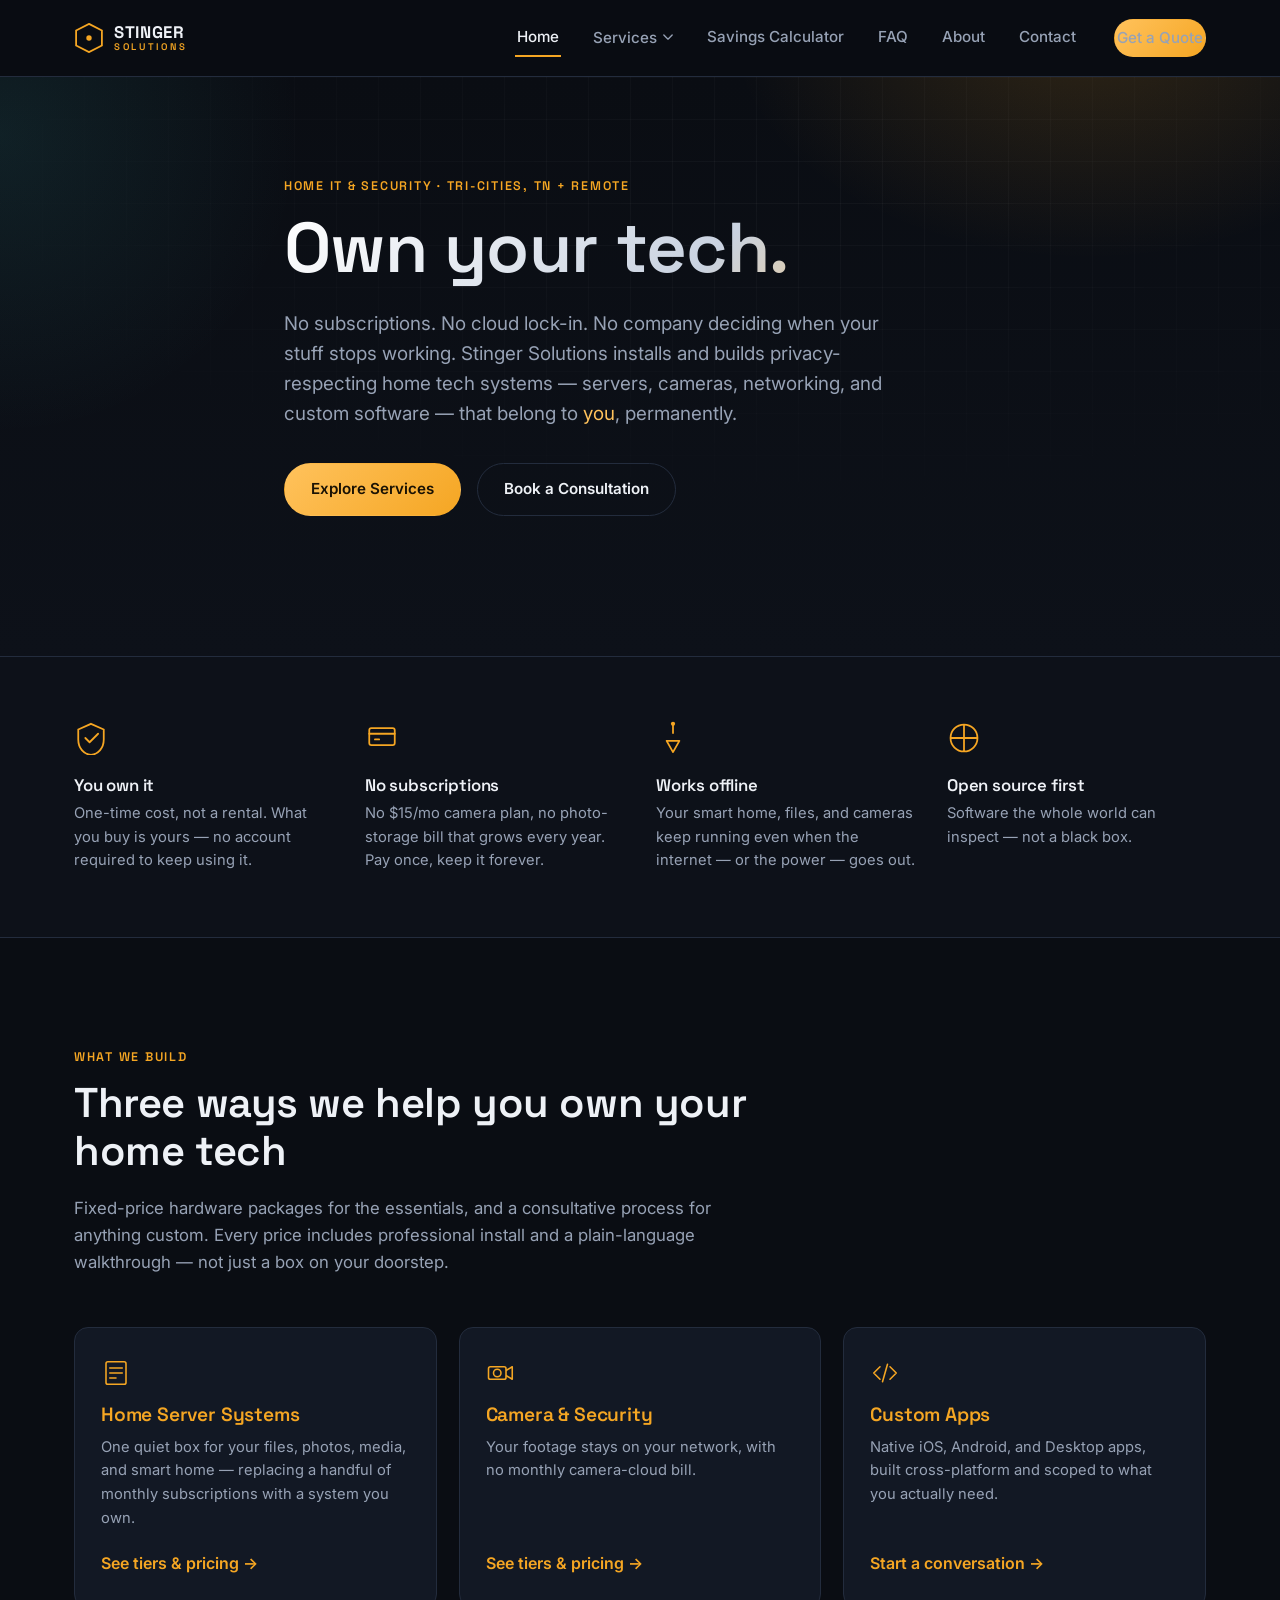
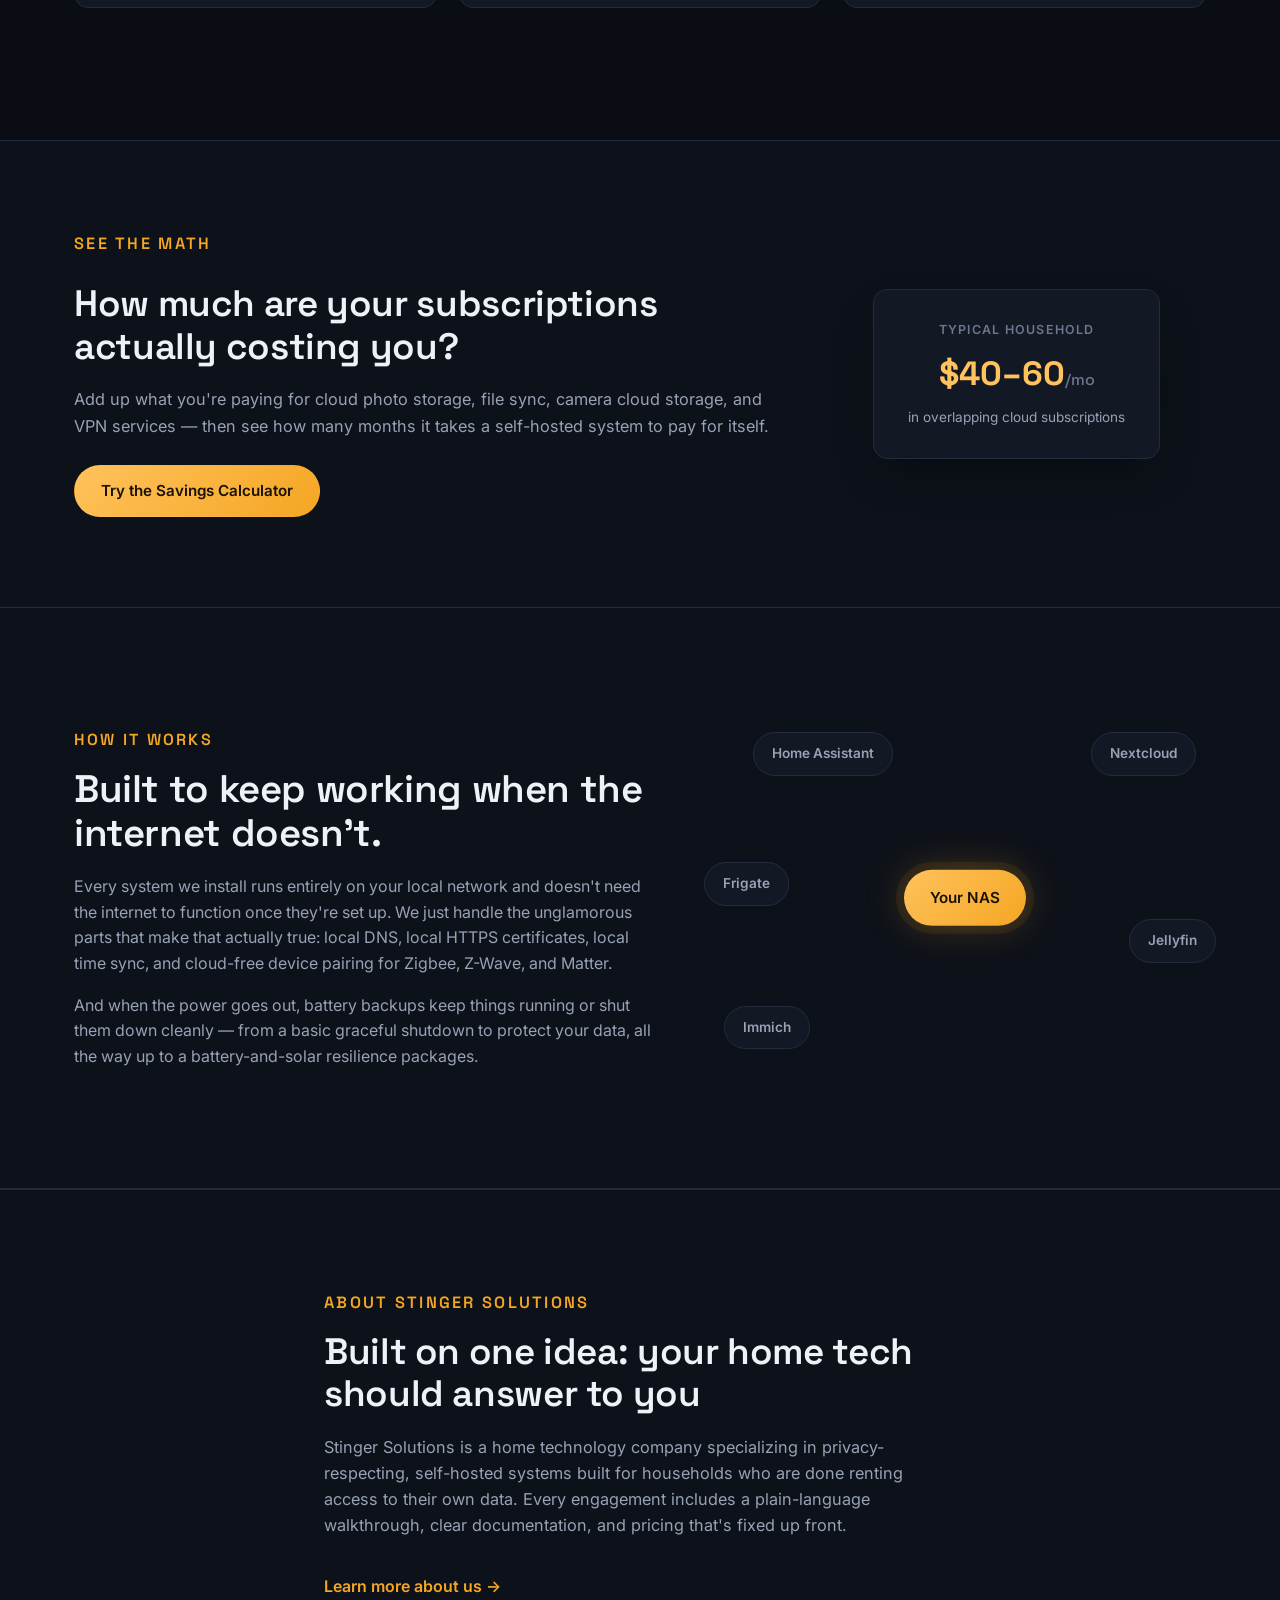
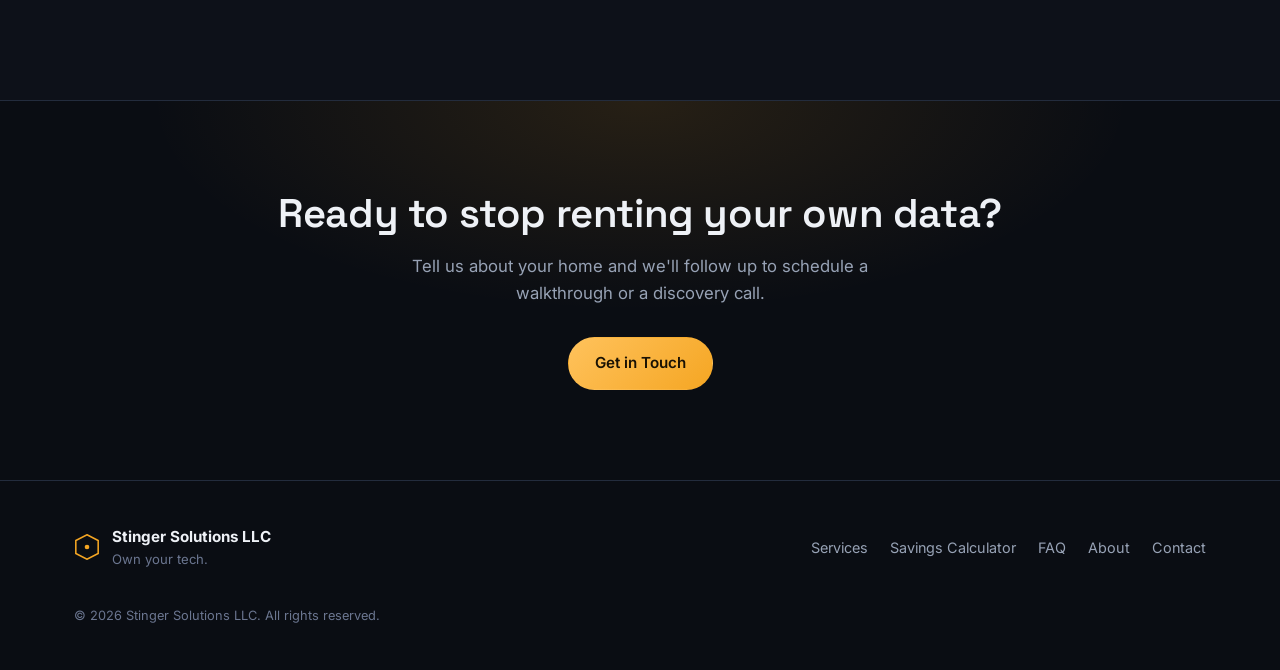
<file: index.html>
<!DOCTYPE html>
<html lang="en">
<head>
<meta charset="UTF-8">
<meta name="viewport" content="width=device-width, initial-scale=1.0">
<title>Stinger Solutions LLC | Home IT, Security &amp; Custom Software</title>
<meta name="description" content="Stinger Solutions builds privacy-respecting, self-hosted home tech — servers, cameras, networking, and custom software. No subscriptions, no cloud lock-in, no one else deciding when your stuff stops working.">
<link rel="icon" href="data:image/svg+xml,%3Csvg xmlns='http://www.w3.org/2000/svg' viewBox='0 0 100 100'%3E%3Cpolygon points='50,3 93,25 93,75 50,97 7,75 7,25' fill='%230b0f17' stroke='%23f5a623' stroke-width='5'/%3E%3Ccircle cx='50' cy='50' r='10' fill='%23f5a623'/%3E%3C/svg%3E">
<link rel="preconnect" href="https://fonts.googleapis.com">
<link rel="preconnect" href="https://fonts.gstatic.com" crossorigin>
<link href="https://fonts.googleapis.com/css2?family=Space+Grotesk:wght@500;600;700&family=Inter:wght@400;500;600;700&display=swap" rel="stylesheet">
<link rel="stylesheet" href="https://cdnjs.cloudflare.com/ajax/libs/font-awesome/6.4.2/css/all.min.css">
<link rel="stylesheet" href="css/styles.css">
</head>
<body>

<div class="skip-link"><a href="#main">Skip to content</a></div>

<header class="site-header" id="top">
  <div class="wrap header-inner">
    <a class="brand" href="index.html" aria-label="Stinger Solutions home">
      <svg class="brand-mark" viewBox="0 0 100 100" aria-hidden="true">
        <polygon points="50,3 93,25 93,75 50,97 7,75 7,25" fill="none" stroke="currentColor" stroke-width="6"/>
        <circle cx="50" cy="50" r="9" fill="currentColor"/>
      </svg>
      <span class="brand-text">STINGER<span class="brand-sub">SOLUTIONS</span></span>
    </a>

    <nav class="main-nav" id="main-nav">
      <a href="index.html">Home</a>

      <div class="nav-item has-dropdown">
        <button type="button" class="dropdown-toggle" id="servicesToggle" aria-haspopup="true" aria-expanded="false" aria-controls="servicesDropdown">
          Services
          <svg class="caret" viewBox="0 0 12 8" aria-hidden="true"><path d="M1 1l5 5 5-5" fill="none" stroke="currentColor" stroke-width="1.6" stroke-linecap="round" stroke-linejoin="round"/></svg>
        </button>
        <div class="dropdown-panel" id="servicesDropdown">
          <div class="dropdown-panel-inner">
            <div class="dropdown-col">
              <p class="dropdown-heading">Hardware</p>
              <a href="home-server-systems.html">Home Server Systems</a>
              <a href="camera-security.html">Camera &amp; Security</a>
              <!-- <a href="networking.html">Networking</a> -->
              <a href="maintenance-plans.html">Maintenance Plans</a>
            </div>
            <div class="dropdown-col">
              <p class="dropdown-heading">Software</p>
              <a href="custom-software.html">Custom Software Development</a>
            </div>
          </div>
        </div>
      </div>

      <a href="savings-calculator.html">Savings Calculator</a>
      <a href="faq.html">FAQ</a>
      <a href="about.html">About</a>
      <a href="contact.html">Contact</a>
      <a href="contact.html" class="btn btn-primary nav-cta">Get a Quote</a>
    </nav>

    <button class="nav-toggle" id="navToggle" aria-label="Toggle menu" aria-expanded="false" aria-controls="main-nav">
      <span></span><span></span><span></span>
    </button>
  </div>
</header>

<main id="main">

  <!-- ============ HERO ============ -->
  <section class="hero" id="hero">
    <div class="hero-bg" aria-hidden="true"></div>
    <div class="wrap hero-inner">
      <p class="eyebrow">Home IT &amp; Security · Tri-Cities, TN + Remote</p>
      <h1>Own your tech.</h1>
      <p class="hero-sub">
        No subscriptions. No cloud lock-in. No company deciding when your stuff stops working.
        Stinger Solutions installs and builds privacy-respecting home tech systems — servers,
        cameras, networking, and custom software — that belong to <em>you</em>, permanently.
      </p>
      <div class="hero-actions">
        <a href="services.html" class="btn btn-primary">Explore Services</a>
        <a href="contact.html" class="btn btn-ghost">Book a Consultation</a>
      </div>

    </div>
  </section>

  <!-- ============ PHILOSOPHY STRIP ============ -->
  <section class="philosophy">
    <div class="wrap philosophy-grid">
      <div class="phi-item">
        <svg viewBox="0 0 48 48" class="phi-icon"><path d="M24 4 42 12v14c0 12-7.6 20.8-18 22-10.4-1.2-18-10-18-22V12L24 4Z" fill="none" stroke="currentColor" stroke-width="2.5"/><path d="M16 24l6 6 12-12" fill="none" stroke="currentColor" stroke-width="2.5" stroke-linecap="round" stroke-linejoin="round"/></svg>
        <h3>You own it</h3>
        <p>One-time cost, not a rental. What you buy is yours — no account required to keep using it.</p>
      </div>
      <div class="phi-item">
        <svg viewBox="0 0 48 48" class="phi-icon"><rect x="6" y="10" width="36" height="24" rx="3" fill="none" stroke="currentColor" stroke-width="2.5"/><path d="M6 18h36M14 26h6" fill="none" stroke="currentColor" stroke-width="2.5" stroke-linecap="round"/></svg>
        <h3>No subscriptions</h3>
        <p>No $15/mo camera plan, no photo-storage bill that grows every year. Pay once, keep it forever.</p>
      </div>
      <div class="phi-item">
        <svg viewBox="0 0 48 48" class="phi-icon"><path d="M24 4v14M24 44l-9-16h18l-9 16Z" fill="none" stroke="currentColor" stroke-width="2.5" stroke-linejoin="round"/><circle cx="24" cy="4" r="3" fill="currentColor"/></svg>
        <h3>Works offline</h3>
        <p>Your smart home, files, and cameras keep running even when the internet — or the power — goes out.</p>
      </div>
      <div class="phi-item">
        <svg viewBox="0 0 48 48" class="phi-icon"><circle cx="24" cy="24" r="19" fill="none" stroke="currentColor" stroke-width="2.5"/><path d="M24 5v38M5 24h38" stroke="currentColor" stroke-width="2.5"/></svg>
        <h3>Open source first</h3>
        <p>Software the whole world can inspect — not a black box.</p>
      </div>
    </div>
  </section>

  <!-- ============ SERVICES TEASER ============ -->
  <section class="teaser" id="services">
    <div class="wrap">
      <div class="section-head">
        <p class="eyebrow">What we build</p>
        <h2>Three ways we help you own your home tech</h2>
        <p class="section-sub">Fixed-price hardware packages for the essentials, and a consultative process for anything custom. Every price includes professional install and a plain-language walkthrough — not just a box on your doorstep.</p>
      </div>

      <div class="teaser-grid">
        <a href="home-server-systems.html" class="teaser-card">
          <svg viewBox="0 0 48 48" class="teaser-icon"><rect x="8" y="6" width="32" height="36" rx="3" fill="none" stroke="currentColor" stroke-width="2.5"/><path d="M14 16h20M14 24h20M14 32h10" stroke="currentColor" stroke-width="2.5" stroke-linecap="round"/></svg>
          <h3>Home Server Systems</h3>
          <p>One quiet box for your files, photos, media, and smart home — replacing a handful of monthly subscriptions with a system you own.</p>
          <span class="link-arrow">See tiers &amp; pricing &rarr;</span>
        </a>
        <a href="camera-security.html" class="teaser-card">
          <svg viewBox="0 0 48 48" class="teaser-icon"><rect x="4" y="14" width="28" height="20" rx="3" fill="none" stroke="currentColor" stroke-width="2.5"/><circle cx="18" cy="24" r="6" fill="none" stroke="currentColor" stroke-width="2.5"/><path d="M32 20l10-6v20l-10-6" fill="none" stroke="currentColor" stroke-width="2.5" stroke-linejoin="round"/></svg>
          <h3>Camera &amp; Security</h3>
          <p>Your footage stays on your network, with no monthly camera-cloud bill.</p>
          <span class="link-arrow">See tiers &amp; pricing &rarr;</span>
        </a>
        <a href="custom-software.html" class="teaser-card">
          <svg viewBox="0 0 48 48" class="teaser-icon"><path d="M16 14 6 24l10 10M32 14l10 10-10 10M28 10l-8 28" fill="none" stroke="currentColor" stroke-width="2.5" stroke-linecap="round" stroke-linejoin="round"/></svg>
          <h3>Custom Apps</h3>
          <p>Native iOS, Android, and Desktop apps, built cross-platform and scoped to what you actually need.</p>
          <span class="link-arrow">Start a conversation &rarr;</span>
        </a>
      </div>
    </div>
  </section>

  <!-- ============ CALCULATOR PROMO ============ -->
  <section class="calc-promo">
    <div class="wrap calc-promo-inner">
      <div class="calc-promo-copy">
        <p class="eyebrow">See the math</p>
        <h2>How much are your subscriptions actually costing you?</h2>
        <p>Add up what you're paying for cloud photo storage, file sync, camera cloud storage, and VPN services — then see how many months it takes a self-hosted system to pay for itself.</p>
        <a href="savings-calculator.html" class="btn btn-primary">Try the Savings Calculator</a>
      </div>
      <div class="calc-promo-visual" aria-hidden="true">
        <div class="calc-promo-stat">
          <span class="cps-label">Typical household</span>
          <span class="cps-value">$40&ndash;60<span class="cps-unit">/mo</span></span>
          <span class="cps-sub">in overlapping cloud subscriptions</span>
        </div>
      </div>
    </div>
  </section>

  <!-- ============ GRID-DOWN / HOW IT WORKS ============ -->
  <section class="gridblock">
    <div class="wrap gridblock-inner">
      <div class="gridblock-copy">
        <p class="eyebrow">How it works</p>
        <h2>Built to keep working when the internet doesn't.</h2>
        <p>Every system we install runs entirely on your local network and doesn't need the internet to function once they're set up. We just handle the unglamorous parts that make that actually true: local DNS, local HTTPS certificates, local time sync, and cloud-free device pairing for Zigbee, Z-Wave, and Matter.</p>
        <p>And when the power goes out, battery backups keep things running or shut them down cleanly — from a basic graceful shutdown to protect your data, all the way up to a battery-and-solar resilience packages.</p>
      </div>
      <div class="gridblock-visual" aria-hidden="true">
        <div class="node n1">Home Assistant</div>
        <div class="node n2">Nextcloud</div>
        <div class="node n3">Immich</div>
        <div class="node n4">Jellyfin</div>
        <div class="node n5">Frigate</div>
        <div class="node center">Your NAS</div>
      </div>
    </div>
  </section>

  <!-- ============ ABOUT TEASER ============ -->
  <section class="about-teaser">
    <div class="wrap about-teaser-inner">
      <p class="eyebrow">About Stinger Solutions</p>
      <h2>Built on one idea: your home tech should answer to you</h2>
      <p>Stinger Solutions is a home technology company specializing in privacy-respecting, self-hosted systems built for households who are done renting access to their own data. Every engagement includes a plain-language walkthrough, clear documentation, and pricing that's fixed up front.</p>
      <a href="about.html" class="link-arrow">Learn more about us &rarr;</a>
    </div>
  </section>

  <!-- ============ CTA BAND ============ -->
  <section class="cta-band">
    <div class="wrap">
      <h2>Ready to stop renting your own data?</h2>
      <p>Tell us about your home and we'll follow up to schedule a walkthrough or a discovery call.</p>
      <a href="contact.html" class="btn btn-primary">Get in Touch</a>
    </div>
  </section>

</main>

<footer class="site-footer">
  <div class="wrap footer-inner">
    <div class="footer-brand">
      <svg class="brand-mark" viewBox="0 0 100 100" aria-hidden="true">
        <polygon points="50,3 93,25 93,75 50,97 7,75 7,25" fill="none" stroke="currentColor" stroke-width="6"/>
        <circle cx="50" cy="50" r="9" fill="currentColor"/>
      </svg>
      <div>
        <p class="footer-name">Stinger Solutions LLC</p>
        <p class="footer-tag">Own your tech.</p>
      </div>
    </div>
    <nav class="footer-nav">
      <a href="services.html">Services</a>
      <a href="savings-calculator.html">Savings Calculator</a>
      <a href="faq.html">FAQ</a>
      <a href="about.html">About</a>
      <a href="contact.html">Contact</a>
    </nav>
    <p class="footer-copy">&copy; <span id="year"></span> Stinger Solutions LLC. All rights reserved.</p>
  </div>
</footer>

<script src="js/main.js"></script>
</body>
</html>
</file>
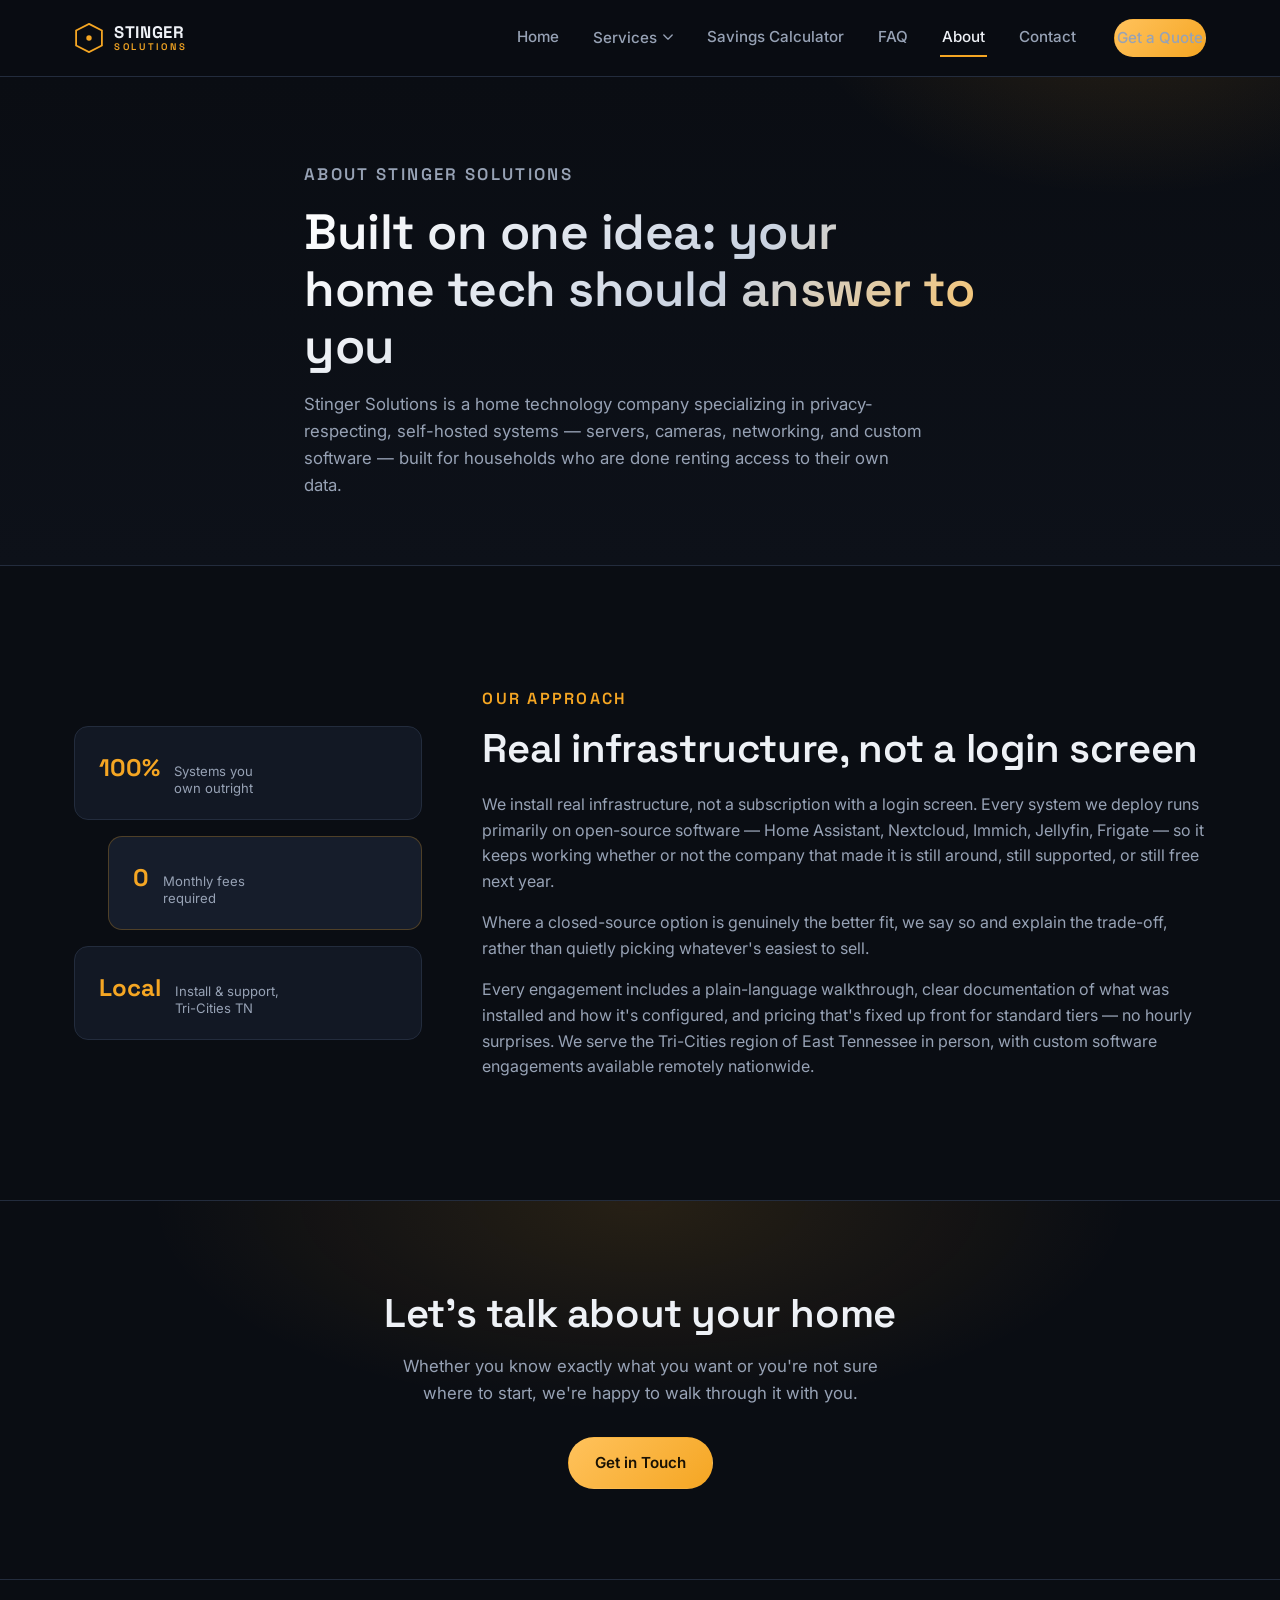
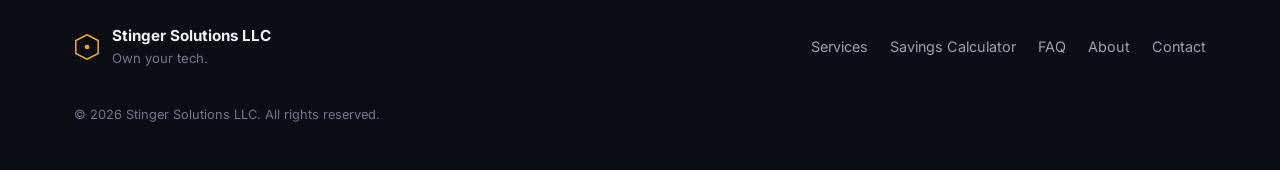
<file: about.html>
<!DOCTYPE html>
<html lang="en">
<head>
<meta charset="UTF-8">
<meta name="viewport" content="width=device-width, initial-scale=1.0">
<title>About | Stinger Solutions LLC</title>
<meta name="description" content="Stinger Solutions is a home technology company specializing in privacy-respecting, self-hosted systems — built for households who want to own their data, not rent access to it.">
<link rel="icon" href="data:image/svg+xml,%3Csvg xmlns='http://www.w3.org/2000/svg' viewBox='0 0 100 100'%3E%3Cpolygon points='50,3 93,25 93,75 50,97 7,75 7,25' fill='%230b0f17' stroke='%23f5a623' stroke-width='5'/%3E%3Ccircle cx='50' cy='50' r='10' fill='%23f5a623'/%3E%3C/svg%3E">
<link rel="preconnect" href="https://fonts.googleapis.com">
<link rel="preconnect" href="https://fonts.gstatic.com" crossorigin>
<link href="https://fonts.googleapis.com/css2?family=Space+Grotesk:wght@500;600;700&family=Inter:wght@400;500;600;700&display=swap" rel="stylesheet">
<link rel="stylesheet" href="https://cdnjs.cloudflare.com/ajax/libs/font-awesome/6.4.2/css/all.min.css">
<link rel="stylesheet" href="css/styles.css">
</head>
<body>

<div class="skip-link"><a href="#main">Skip to content</a></div>

<header class="site-header" id="top">
  <div class="wrap header-inner">
    <a class="brand" href="index.html" aria-label="Stinger Solutions home">
      <svg class="brand-mark" viewBox="0 0 100 100" aria-hidden="true">
        <polygon points="50,3 93,25 93,75 50,97 7,75 7,25" fill="none" stroke="currentColor" stroke-width="6"/>
        <circle cx="50" cy="50" r="9" fill="currentColor"/>
      </svg>
      <span class="brand-text">STINGER<span class="brand-sub">SOLUTIONS</span></span>
    </a>

    <nav class="main-nav" id="main-nav">
      <a href="index.html">Home</a>

      <div class="nav-item has-dropdown">
        <button type="button" class="dropdown-toggle" id="servicesToggle" aria-haspopup="true" aria-expanded="false" aria-controls="servicesDropdown">
          Services
          <svg class="caret" viewBox="0 0 12 8" aria-hidden="true"><path d="M1 1l5 5 5-5" fill="none" stroke="currentColor" stroke-width="1.6" stroke-linecap="round" stroke-linejoin="round"/></svg>
        </button>
        <div class="dropdown-panel" id="servicesDropdown">
          <div class="dropdown-panel-inner">
            <div class="dropdown-col">
              <p class="dropdown-heading">Hardware</p>
              <a href="home-server-systems.html">Home Server Systems</a>
              <a href="camera-security.html">Camera &amp; Security</a>
              <!-- <a href="networking.html">Networking</a> -->
              <a href="maintenance-plans.html">Maintenance Plans</a>
            </div>
            <div class="dropdown-col">
              <p class="dropdown-heading">Software</p>
              <a href="custom-software.html">Custom Software Development</a>
            </div>
          </div>
        </div>
      </div>

      <a href="savings-calculator.html">Savings Calculator</a>
      <a href="faq.html">FAQ</a>
      <a href="about.html">About</a>
      <a href="contact.html">Contact</a>
      <a href="contact.html" class="btn btn-primary nav-cta">Get a Quote</a>
    </nav>

    <button class="nav-toggle" id="navToggle" aria-label="Toggle menu" aria-expanded="false" aria-controls="main-nav">
      <span></span><span></span><span></span>
    </button>
  </div>
</header>

<main id="main">

  <!-- ============ PAGE HERO ============ -->
  <section class="page-hero">
    <div class="wrap page-hero-inner">
      <p class="eyebrow">About Stinger Solutions</p>
      <h1>Built on one idea: your home tech should answer to you</h1>
      <p>Stinger Solutions is a home technology company specializing in privacy-respecting, self-hosted systems — servers, cameras, networking, and custom software — built for households who are done renting access to their own data.</p>
    </div>
  </section>

  <!-- ============ ABOUT ============ -->
  <section class="about">
    <div class="wrap about-inner">
      <div class="about-media">
        <div class="about-badges" aria-hidden="true">
          <div class="about-badge">
            <span class="ab-line1">100%</span>
            <span class="ab-line2">Systems you<br>own outright</span>
          </div>
          <div class="about-badge alt">
            <span class="ab-line1">0</span>
            <span class="ab-line2">Monthly fees<br>required</span>
          </div>
          <div class="about-badge">
            <span class="ab-line1">Local</span>
            <span class="ab-line2">Install &amp; support,<br>Tri-Cities TN</span>
          </div>
        </div>
      </div>
      <div class="about-copy">
        <p class="eyebrow">Our approach</p>
        <h2>Real infrastructure, not a login screen</h2>
        <p>We install real infrastructure, not a subscription with a login screen. Every system we deploy runs primarily on open-source software — Home Assistant, Nextcloud, Immich, Jellyfin, Frigate — so it keeps working whether or not the company that made it is still around, still supported, or still free next year.</p>
        <p>Where a closed-source option is genuinely the better fit, we say so and explain the trade-off, rather than quietly picking whatever's easiest to sell.</p>
        <p>Every engagement includes a plain-language walkthrough, clear documentation of what was installed and how it's configured, and pricing that's fixed up front for standard tiers — no hourly surprises. We serve the Tri-Cities region of East Tennessee in person, with custom software engagements available remotely nationwide.</p>
      </div>
    </div>
  </section>

  <!-- ============ CTA BAND ============ -->
  <section class="cta-band">
    <div class="wrap">
      <h2>Let's talk about your home</h2>
      <p>Whether you know exactly what you want or you're not sure where to start, we're happy to walk through it with you.</p>
      <a href="contact.html" class="btn btn-primary">Get in Touch</a>
    </div>
  </section>

</main>

<footer class="site-footer">
  <div class="wrap footer-inner">
    <div class="footer-brand">
      <svg class="brand-mark" viewBox="0 0 100 100" aria-hidden="true">
        <polygon points="50,3 93,25 93,75 50,97 7,75 7,25" fill="none" stroke="currentColor" stroke-width="6"/>
        <circle cx="50" cy="50" r="9" fill="currentColor"/>
      </svg>
      <div>
        <p class="footer-name">Stinger Solutions LLC</p>
        <p class="footer-tag">Own your tech.</p>
      </div>
    </div>
    <nav class="footer-nav">
      <a href="services.html">Services</a>
      <a href="savings-calculator.html">Savings Calculator</a>
      <a href="faq.html">FAQ</a>
      <a href="about.html">About</a>
      <a href="contact.html">Contact</a>
    </nav>
    <p class="footer-copy">&copy; <span id="year"></span> Stinger Solutions LLC. All rights reserved.</p>
  </div>
</footer>

<script src="js/main.js"></script>
</body>
</html>
</file>
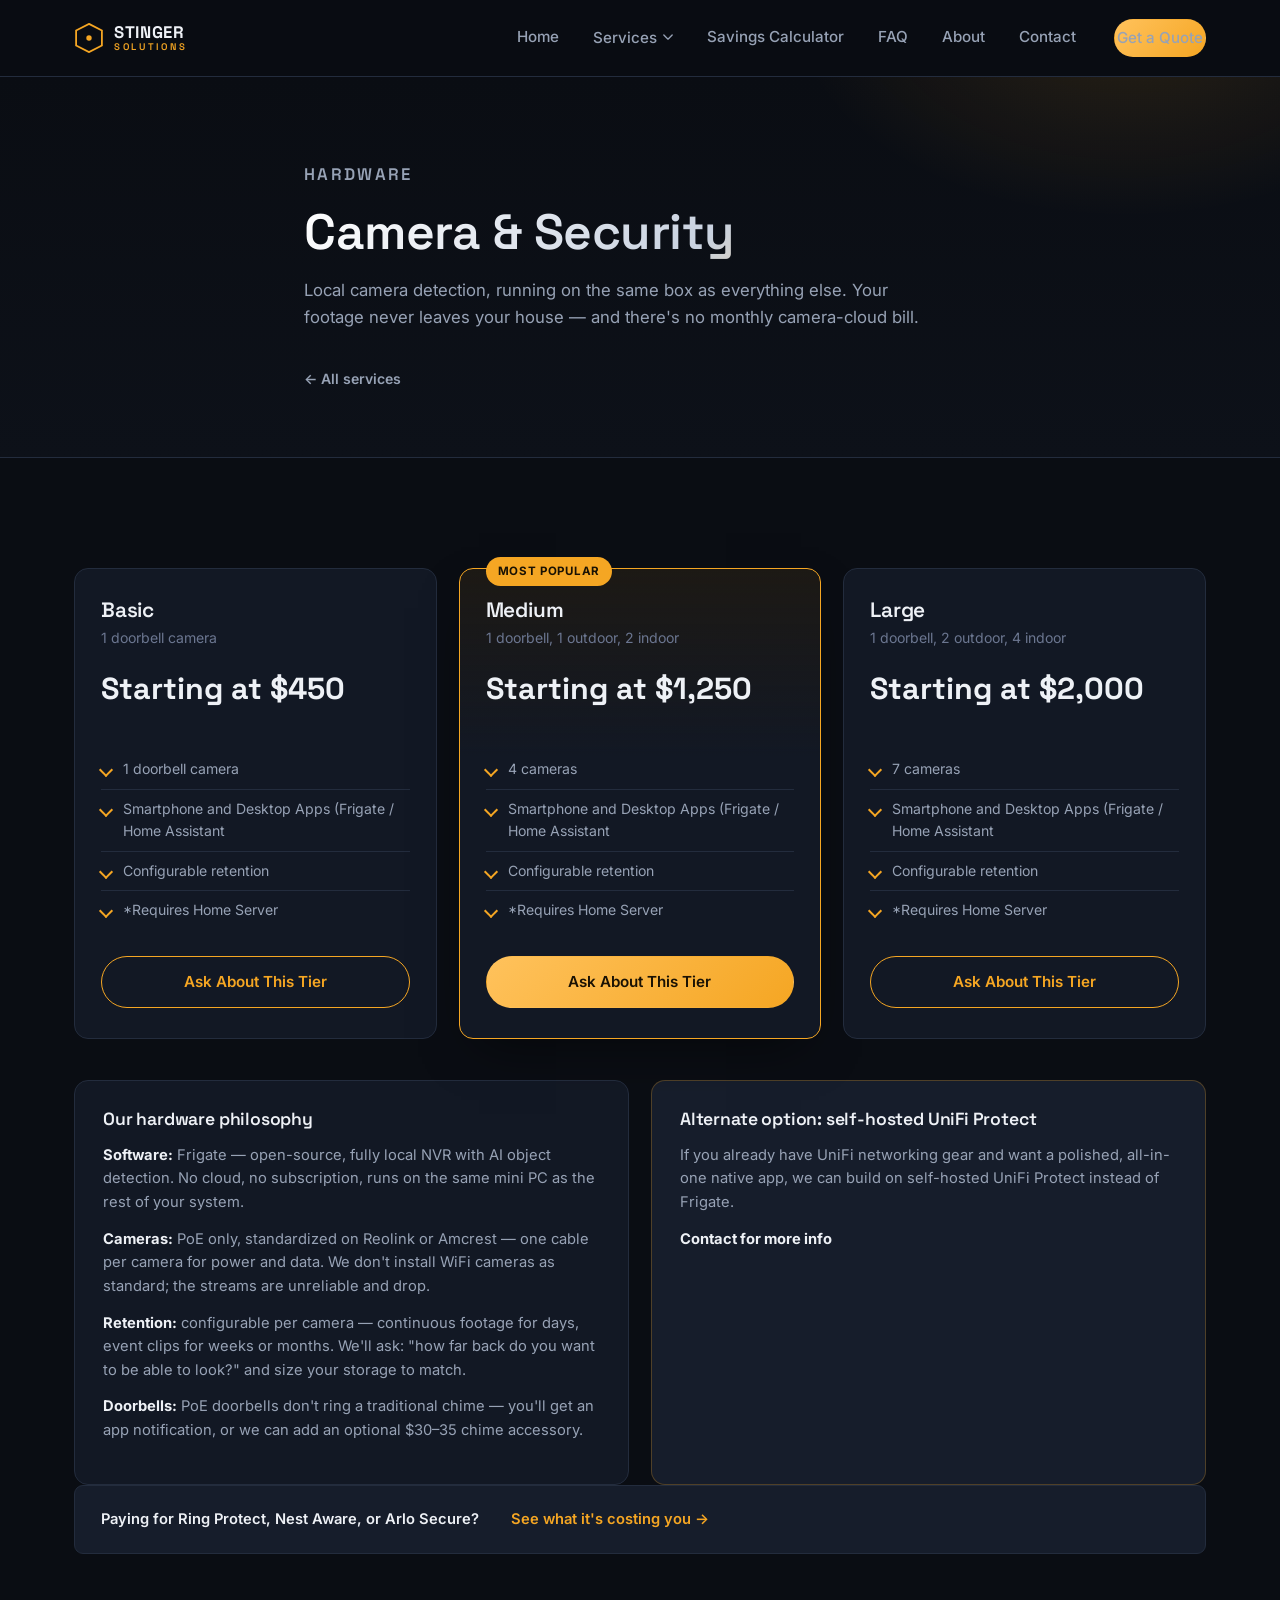
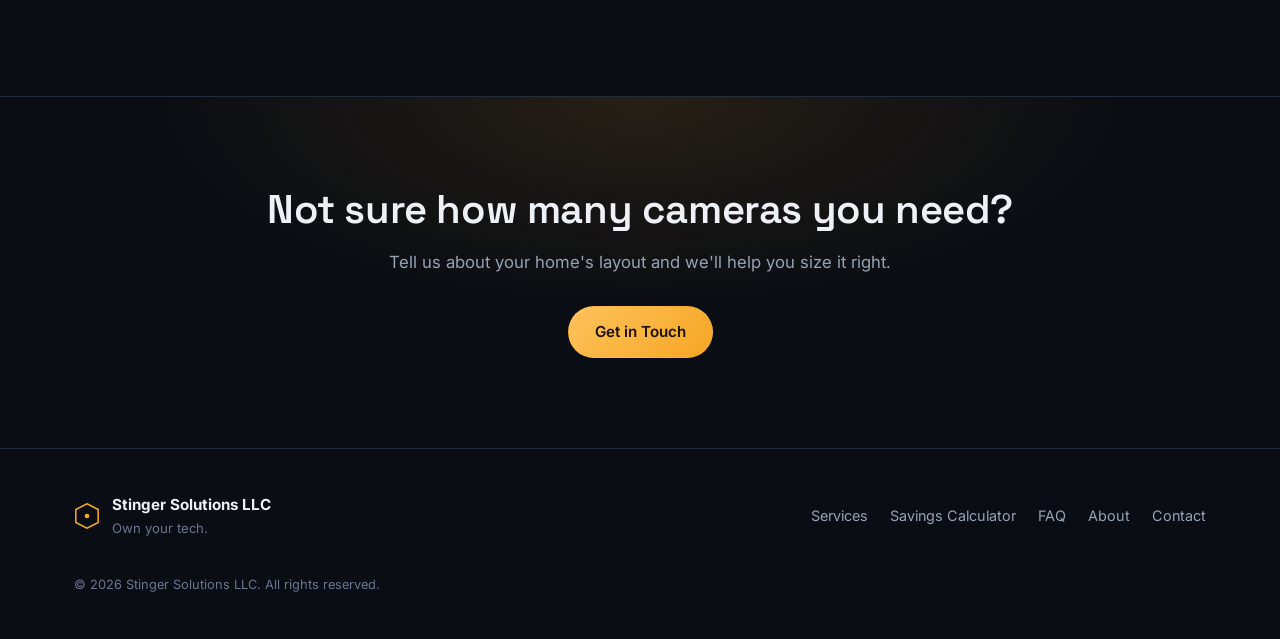
<file: camera-security.html>
<!DOCTYPE html>
<html lang="en">
<head>
<meta charset="UTF-8">
<meta name="viewport" content="width=device-width, initial-scale=1.0">
<title>Camera &amp; Security | Stinger Solutions LLC</title>
<meta name="description" content="Local camera systems from Stinger Solutions, no cloud, no monthly camera bill, footage stays on your network.">
<link rel="icon" href="data:image/svg+xml,%3Csvg xmlns='http://www.w3.org/2000/svg' viewBox='0 0 100 100'%3E%3Cpolygon points='50,3 93,25 93,75 50,97 7,75 7,25' fill='%230b0f17' stroke='%23f5a623' stroke-width='5'/%3E%3Ccircle cx='50' cy='50' r='10' fill='%23f5a623'/%3E%3C/svg%3E">
<link rel="preconnect" href="https://fonts.googleapis.com">
<link rel="preconnect" href="https://fonts.gstatic.com" crossorigin>
<link href="https://fonts.googleapis.com/css2?family=Space+Grotesk:wght@500;600;700&family=Inter:wght@400;500;600;700&display=swap" rel="stylesheet">
<link rel="stylesheet" href="https://cdnjs.cloudflare.com/ajax/libs/font-awesome/6.4.2/css/all.min.css">
<link rel="stylesheet" href="css/styles.css">
</head>
<body>

<div class="skip-link"><a href="#main">Skip to content</a></div>

<header class="site-header" id="top">
  <div class="wrap header-inner">
    <a class="brand" href="index.html" aria-label="Stinger Solutions home">
      <svg class="brand-mark" viewBox="0 0 100 100" aria-hidden="true">
        <polygon points="50,3 93,25 93,75 50,97 7,75 7,25" fill="none" stroke="currentColor" stroke-width="6"/>
        <circle cx="50" cy="50" r="9" fill="currentColor"/>
      </svg>
      <span class="brand-text">STINGER<span class="brand-sub">SOLUTIONS</span></span>
    </a>

    <nav class="main-nav" id="main-nav">
      <a href="index.html">Home</a>

      <div class="nav-item has-dropdown">
        <button type="button" class="dropdown-toggle" id="servicesToggle" aria-haspopup="true" aria-expanded="false" aria-controls="servicesDropdown">
          Services
          <svg class="caret" viewBox="0 0 12 8" aria-hidden="true"><path d="M1 1l5 5 5-5" fill="none" stroke="currentColor" stroke-width="1.6" stroke-linecap="round" stroke-linejoin="round"/></svg>
        </button>
        <div class="dropdown-panel" id="servicesDropdown">
          <div class="dropdown-panel-inner">
            <div class="dropdown-col">
              <p class="dropdown-heading">Hardware</p>
              <a href="home-server-systems.html">Home Server Systems</a>
              <a href="camera-security.html">Camera &amp; Security</a>
              <!-- <a href="networking.html">Networking</a> -->
              <a href="maintenance-plans.html">Maintenance Plans</a>
            </div>
            <div class="dropdown-col">
              <p class="dropdown-heading">Software</p>
              <a href="custom-software.html">Custom Software Development</a>
            </div>
          </div>
        </div>
      </div>

      <a href="savings-calculator.html">Savings Calculator</a>
      <a href="faq.html">FAQ</a>
      <a href="about.html">About</a>
      <a href="contact.html">Contact</a>
      <a href="contact.html" class="btn btn-primary nav-cta">Get a Quote</a>
    </nav>

    <button class="nav-toggle" id="navToggle" aria-label="Toggle menu" aria-expanded="false" aria-controls="main-nav">
      <span></span><span></span><span></span>
    </button>
  </div>
</header>

<main id="main">

  <!-- ============ PAGE HERO ============ -->
  <section class="page-hero">
    <div class="wrap page-hero-inner">
      <p class="eyebrow">Hardware</p>
      <h1>Camera &amp; Security</h1>
      <p>Local camera detection, running on the same box as everything else. Your footage never leaves your house — and there's no monthly camera-cloud bill.</p>
      <a href="services.html" class="link-arrow back-link">&larr; All services</a>
    </div>
  </section>

  <!-- ============ CONTENT ============ -->
  <section class="services">
    <div class="wrap">

      <div class="tier-grid">
        <article class="tier-card">
          <h3>Basic</h3>
          <p class="tier-target">1 doorbell camera</p>
          <p class="tier-price">Starting at $450</p>
          <ul class="tier-specs">
            <li>1 doorbell camera</li>
            <li>Smartphone and Desktop Apps (Frigate / Home Assistant</li>
            <li>Configurable retention</li>
            <li>*Requires Home Server</li>
          </ul>
          <a href="contact.html" class="btn btn-outline btn-block">Ask About This Tier</a>
        </article>
        <article class="tier-card featured">
          <span class="tier-badge">Most popular</span>
          <h3>Medium</h3>
          <p class="tier-target">1 doorbell, 1 outdoor, 2 indoor</p>
          <p class="tier-price">Starting at $1,250</p>
          <ul class="tier-specs">
            <li>4 cameras</li>
            <li>Smartphone and Desktop Apps (Frigate / Home Assistant</li>
            <li>Configurable retention</li>
            <li>*Requires Home Server</li>
          </ul>
          <a href="contact.html" class="btn btn-primary btn-block">Ask About This Tier</a>
        </article>
        <article class="tier-card">
          <h3>Large</h3>
          <p class="tier-target">1 doorbell, 2 outdoor, 4 indoor</p>
          <p class="tier-price">Starting at $2,000</p>
          <ul class="tier-specs">
            <li>7 cameras</li>
            <li>Smartphone and Desktop Apps (Frigate / Home Assistant</li>
            <li>Configurable retention</li>
            <li>*Requires Home Server</li>
          </ul>
          <a href="contact.html" class="btn btn-outline btn-block">Ask About This Tier</a>
        </article>
      </div>

      <div class="info-cards">
        <div class="info-card">
          <h4>Our hardware philosophy</h4>
          <p><strong>Software:</strong> Frigate — open-source, fully local NVR with AI object detection. No cloud, no subscription, runs on the same mini PC as the rest of your system.</p>
          <p><strong>Cameras:</strong> PoE only, standardized on Reolink or Amcrest — one cable per camera for power and data. We don't install WiFi cameras as standard; the streams are unreliable and drop.</p>
          <p><strong>Retention:</strong> configurable per camera — continuous footage for days, event clips for weeks or months. We'll ask: "how far back do you want to be able to look?" and size your storage to match.</p>
          <p><strong>Doorbells:</strong> PoE doorbells don't ring a traditional chime — you'll get an app notification, or we can add an optional $30&ndash;35 chime accessory.</p>
        </div>
        <div class="info-card alt">
          <h4>Alternate option: self-hosted UniFi Protect</h4>
          <p>If you already have UniFi networking gear and want a polished, all-in-one native app, we can build on self-hosted UniFi Protect instead of Frigate.</p>
          <p><strong>Contact for more info</strong></p>
        </div>
      </div>

      <div class="teaser-extra">
        <strong>Paying for Ring Protect, Nest Aware, or Arlo Secure?</strong>
        <a href="savings-calculator.html">See what it's costing you &rarr;</a>
      </div>

    </div>
  </section>

  <!-- ============ CTA BAND ============ -->
  <section class="cta-band">
    <div class="wrap">
      <h2>Not sure how many cameras you need?</h2>
      <p>Tell us about your home's layout and we'll help you size it right.</p>
      <a href="contact.html" class="btn btn-primary">Get in Touch</a>
    </div>
  </section>

</main>

<footer class="site-footer">
  <div class="wrap footer-inner">
    <div class="footer-brand">
      <svg class="brand-mark" viewBox="0 0 100 100" aria-hidden="true">
        <polygon points="50,3 93,25 93,75 50,97 7,75 7,25" fill="none" stroke="currentColor" stroke-width="6"/>
        <circle cx="50" cy="50" r="9" fill="currentColor"/>
      </svg>
      <div>
        <p class="footer-name">Stinger Solutions LLC</p>
        <p class="footer-tag">Own your tech.</p>
      </div>
    </div>
    <nav class="footer-nav">
      <a href="services.html">Services</a>
      <a href="savings-calculator.html">Savings Calculator</a>
      <a href="faq.html">FAQ</a>
      <a href="about.html">About</a>
      <a href="contact.html">Contact</a>
    </nav>
    <p class="footer-copy">&copy; <span id="year"></span> Stinger Solutions LLC. All rights reserved.</p>
  </div>
</footer>

<script src="js/main.js"></script>
</body>
</html>
</file>
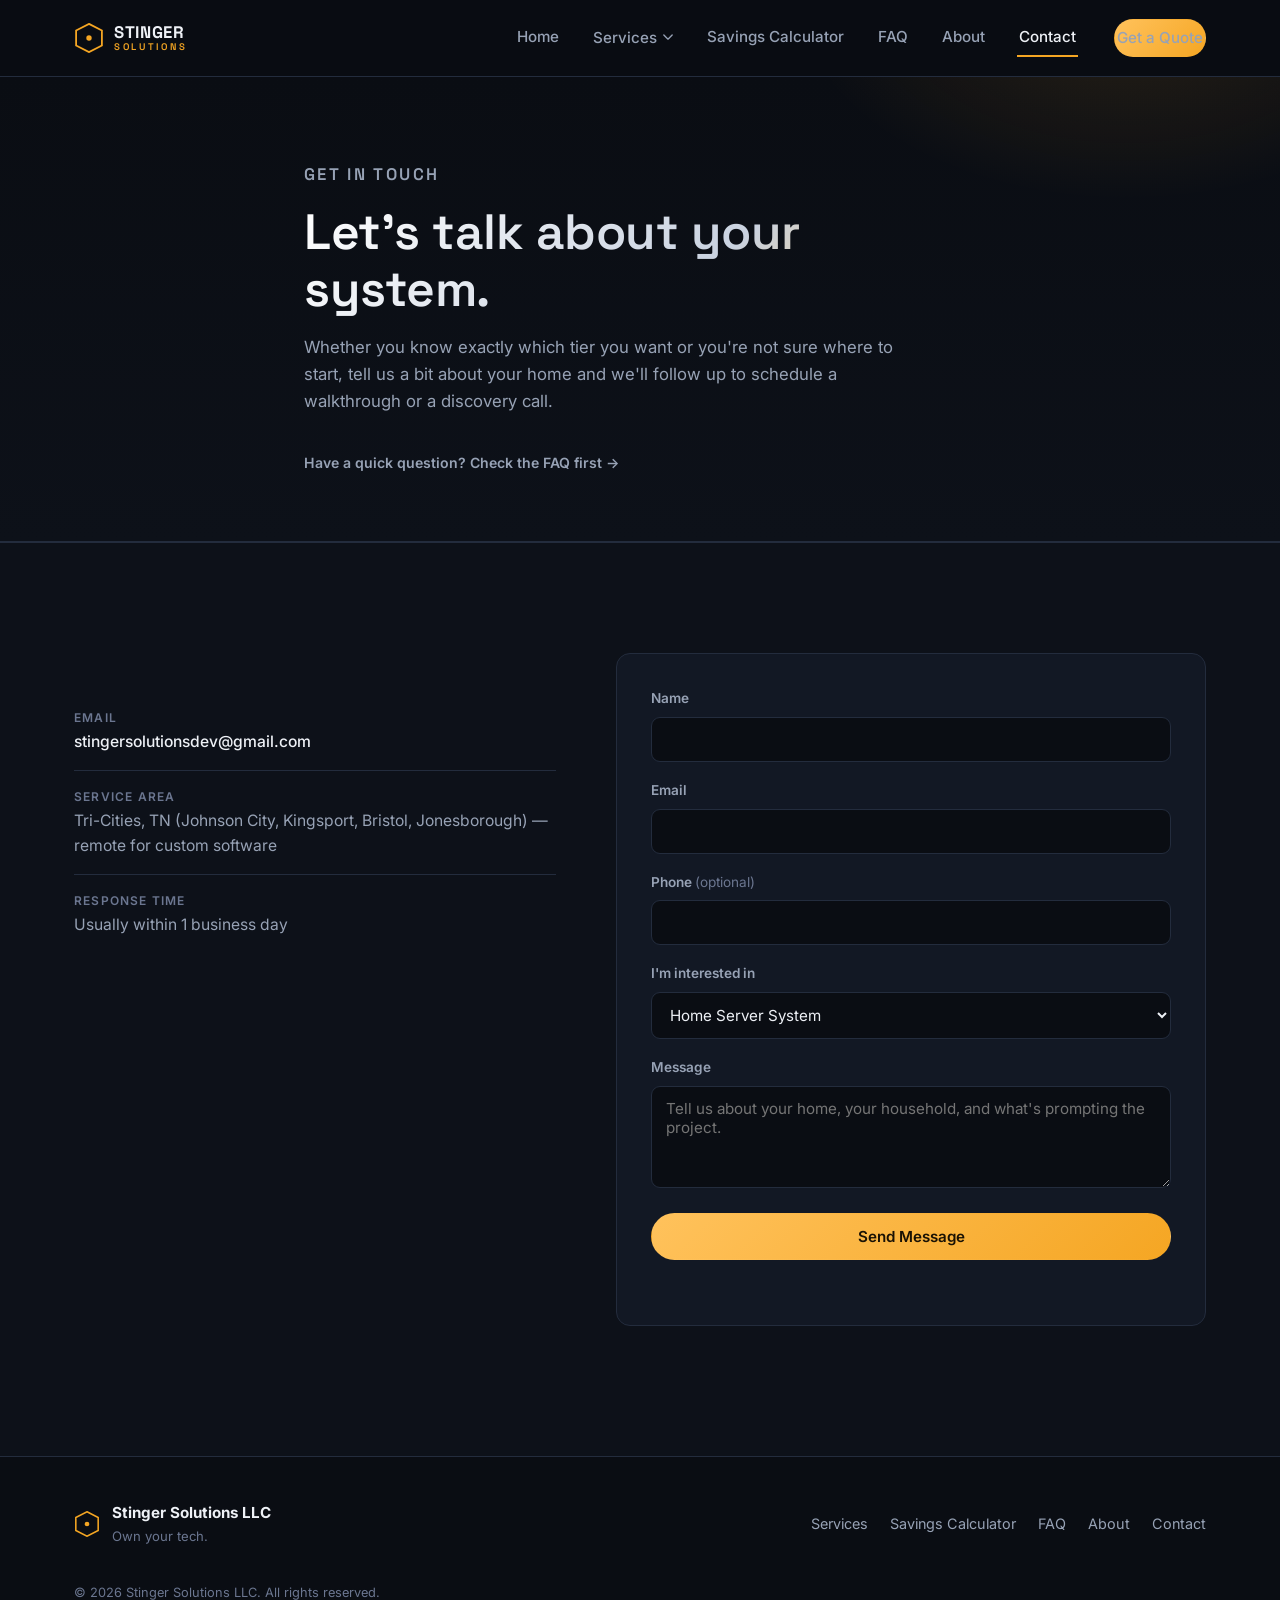
<file: contact.html>
<!DOCTYPE html>
<html lang="en">
<head>
<meta charset="UTF-8">
<meta name="viewport" content="width=device-width, initial-scale=1.0">
<title>Contact | Stinger Solutions LLC</title>
<meta name="description" content="Get in touch with Stinger Solutions about a home server system, camera & security install, networking, custom software, or a maintenance plan.">
<link rel="icon" href="data:image/svg+xml,%3Csvg xmlns='http://www.w3.org/2000/svg' viewBox='0 0 100 100'%3E%3Cpolygon points='50,3 93,25 93,75 50,97 7,75 7,25' fill='%230b0f17' stroke='%23f5a623' stroke-width='5'/%3E%3Ccircle cx='50' cy='50' r='10' fill='%23f5a623'/%3E%3C/svg%3E">
<link rel="preconnect" href="https://fonts.googleapis.com">
<link rel="preconnect" href="https://fonts.gstatic.com" crossorigin>
<link href="https://fonts.googleapis.com/css2?family=Space+Grotesk:wght@500;600;700&family=Inter:wght@400;500;600;700&display=swap" rel="stylesheet">
<link rel="stylesheet" href="https://cdnjs.cloudflare.com/ajax/libs/font-awesome/6.4.2/css/all.min.css">
<link rel="stylesheet" href="css/styles.css">
</head>
<body>

<div class="skip-link"><a href="#main">Skip to content</a></div>

<header class="site-header" id="top">
  <div class="wrap header-inner">
    <a class="brand" href="index.html" aria-label="Stinger Solutions home">
      <svg class="brand-mark" viewBox="0 0 100 100" aria-hidden="true">
        <polygon points="50,3 93,25 93,75 50,97 7,75 7,25" fill="none" stroke="currentColor" stroke-width="6"/>
        <circle cx="50" cy="50" r="9" fill="currentColor"/>
      </svg>
      <span class="brand-text">STINGER<span class="brand-sub">SOLUTIONS</span></span>
    </a>

    <nav class="main-nav" id="main-nav">
      <a href="index.html">Home</a>

      <div class="nav-item has-dropdown">
        <button type="button" class="dropdown-toggle" id="servicesToggle" aria-haspopup="true" aria-expanded="false" aria-controls="servicesDropdown">
          Services
          <svg class="caret" viewBox="0 0 12 8" aria-hidden="true"><path d="M1 1l5 5 5-5" fill="none" stroke="currentColor" stroke-width="1.6" stroke-linecap="round" stroke-linejoin="round"/></svg>
        </button>
        <div class="dropdown-panel" id="servicesDropdown">
          <div class="dropdown-panel-inner">
            <div class="dropdown-col">
              <p class="dropdown-heading">Hardware</p>
              <a href="home-server-systems.html">Home Server Systems</a>
              <a href="camera-security.html">Camera &amp; Security</a>
              <!-- <a href="networking.html">Networking</a> -->
              <a href="maintenance-plans.html">Maintenance Plans</a>
            </div>
            <div class="dropdown-col">
              <p class="dropdown-heading">Software</p>
              <a href="custom-software.html">Custom Software Development</a>
            </div>
          </div>
        </div>
      </div>

      <a href="savings-calculator.html">Savings Calculator</a>
      <a href="faq.html">FAQ</a>
      <a href="about.html">About</a>
      <a href="contact.html">Contact</a>
      <a href="contact.html" class="btn btn-primary nav-cta">Get a Quote</a>
    </nav>

    <button class="nav-toggle" id="navToggle" aria-label="Toggle menu" aria-expanded="false" aria-controls="main-nav">
      <span></span><span></span><span></span>
    </button>
  </div>
</header>

<main id="main">

  <!-- ============ PAGE HERO ============ -->
  <section class="page-hero">
    <div class="wrap page-hero-inner">
      <p class="eyebrow">Get in touch</p>
      <h1>Let's talk about your system.</h1>
      <p>Whether you know exactly which tier you want or you're not sure where to start, tell us a bit about your home and we'll follow up to schedule a walkthrough or a discovery call.</p>
      <a href="faq.html" class="link-arrow back-link">Have a quick question? Check the FAQ first &rarr;</a>
    </div>
  </section>

  <!-- ============ CONTACT ============ -->
  <section class="contact">
    <div class="wrap contact-inner">
      <div class="contact-copy">
        <ul class="contact-details">
          <li><span class="cd-label">Email</span><a href="mailto:stingersolutionsdev@gmail.com?subject=Website%20inquiry">stingersolutionsdev@gmail.com</a></li>
          <li><span class="cd-label">Service area</span><span>Tri-Cities, TN (Johnson City, Kingsport, Bristol, Jonesborough) &mdash; remote for custom software</span></li>
          <li><span class="cd-label">Response time</span><span>Usually within 1 business day</span></li>
        </ul>
      </div>

      <form class="contact-form" id="contactForm" novalidate>
        <div class="form-row">
          <label for="name">Name</label>
          <input type="text" id="name" name="name" required autocomplete="name">
        </div>
        <div class="form-row">
          <label for="email">Email</label>
          <input type="email" id="email" name="email" required autocomplete="email">
        </div>
        <div class="form-row">
          <label for="phone">Phone <span class="optional">(optional)</span></label>
          <input type="tel" id="phone" name="phone" autocomplete="tel">
        </div>
        <div class="form-row">
          <label for="interest">I'm interested in</label>
          <select id="interest" name="interest">
            <option>Home Server System</option>
            <option>Camera &amp; Security</option>
            <!-- <option>Networking</option> -->
            <option>Custom Software</option>
            <option>Maintenance Plan</option>
            <option>Not sure yet</option>
          </select>
        </div>
        <div class="form-row">
          <label for="message">Message</label>
          <textarea id="message" name="message" rows="4" placeholder="Tell us about your home, your household, and what's prompting the project."></textarea>
        </div>
        <button type="submit" class="btn btn-primary btn-block">Send Message</button>
        <p class="form-note" id="formNote"></p>
      </form>
    </div>
  </section>

</main>

<footer class="site-footer">
  <div class="wrap footer-inner">
    <div class="footer-brand">
      <svg class="brand-mark" viewBox="0 0 100 100" aria-hidden="true">
        <polygon points="50,3 93,25 93,75 50,97 7,75 7,25" fill="none" stroke="currentColor" stroke-width="6"/>
        <circle cx="50" cy="50" r="9" fill="currentColor"/>
      </svg>
      <div>
        <p class="footer-name">Stinger Solutions LLC</p>
        <p class="footer-tag">Own your tech.</p>
      </div>
    </div>
    <nav class="footer-nav">
      <a href="services.html">Services</a>
      <a href="savings-calculator.html">Savings Calculator</a>
      <a href="faq.html">FAQ</a>
      <a href="about.html">About</a>
      <a href="contact.html">Contact</a>
    </nav>
    <p class="footer-copy">&copy; <span id="year"></span> Stinger Solutions LLC. All rights reserved.</p>
  </div>
</footer>

<script src="js/main.js"></script>
</body>
</html>
</file>
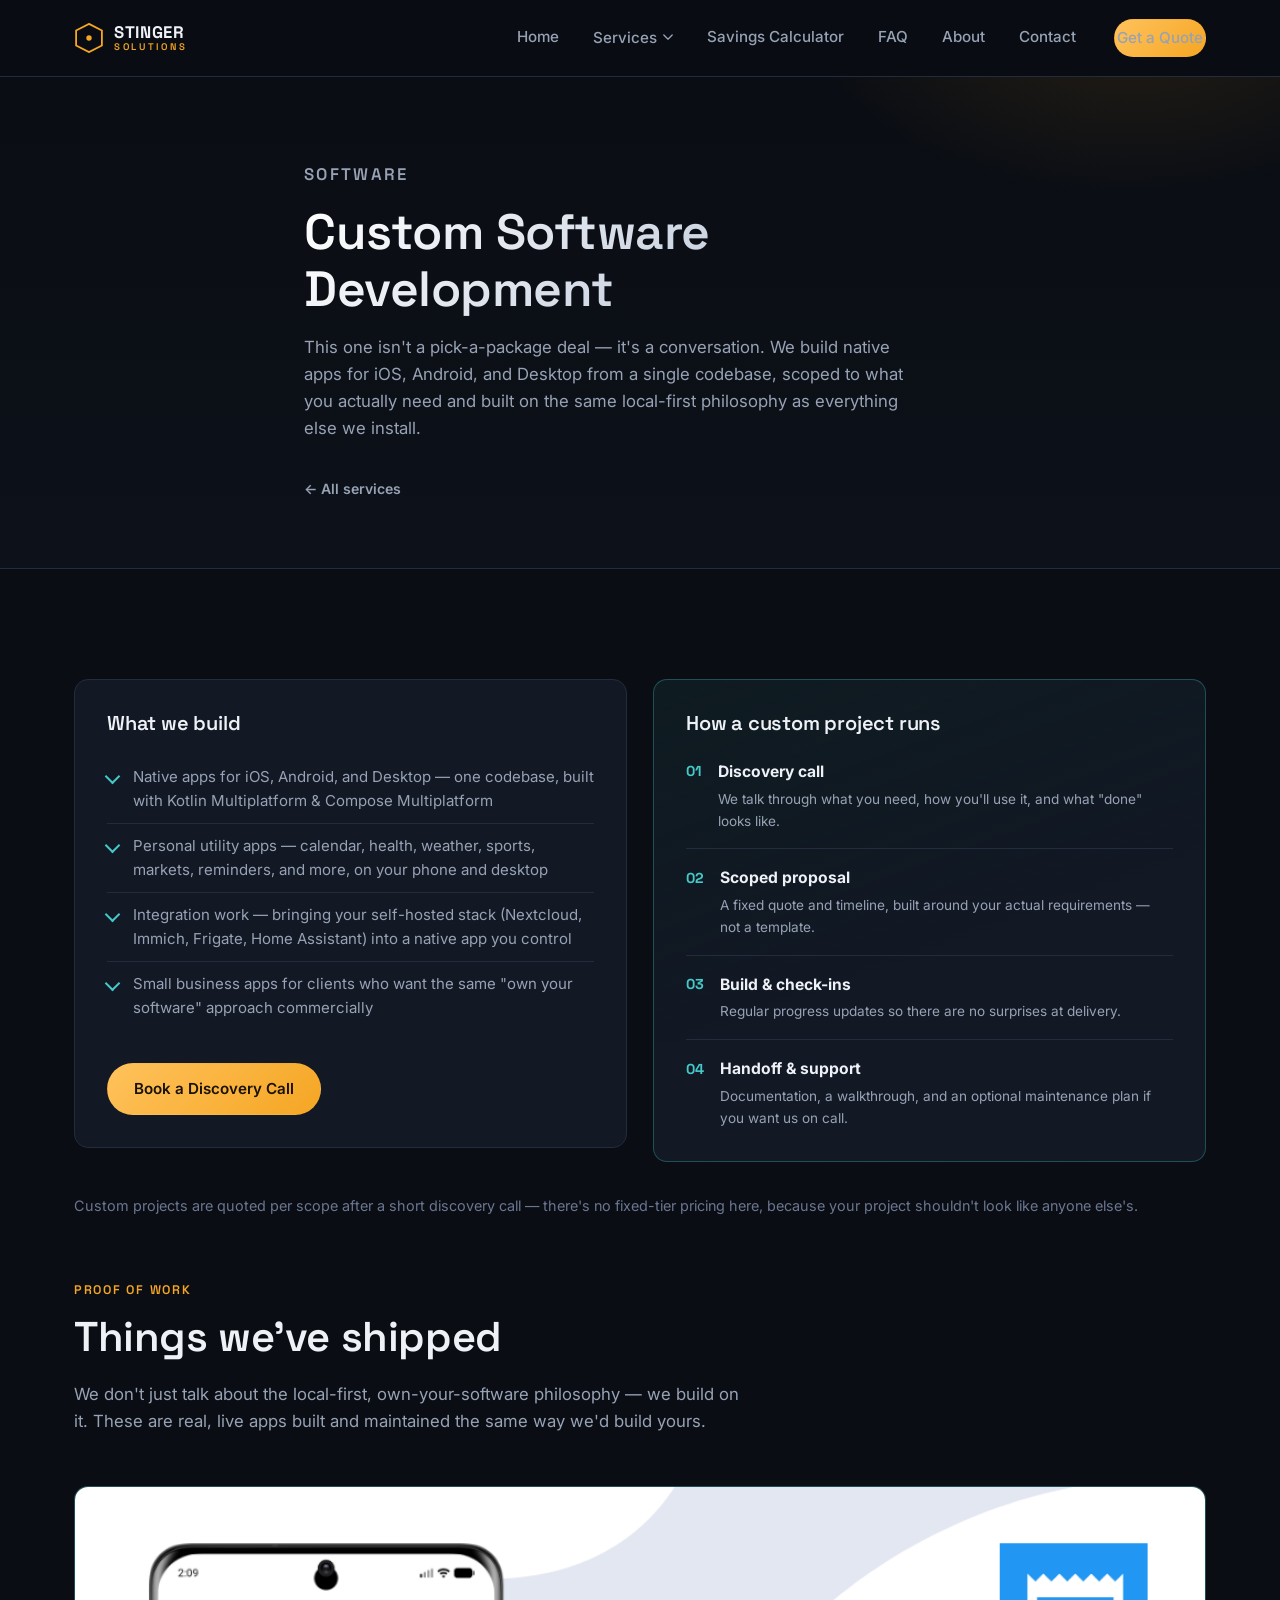
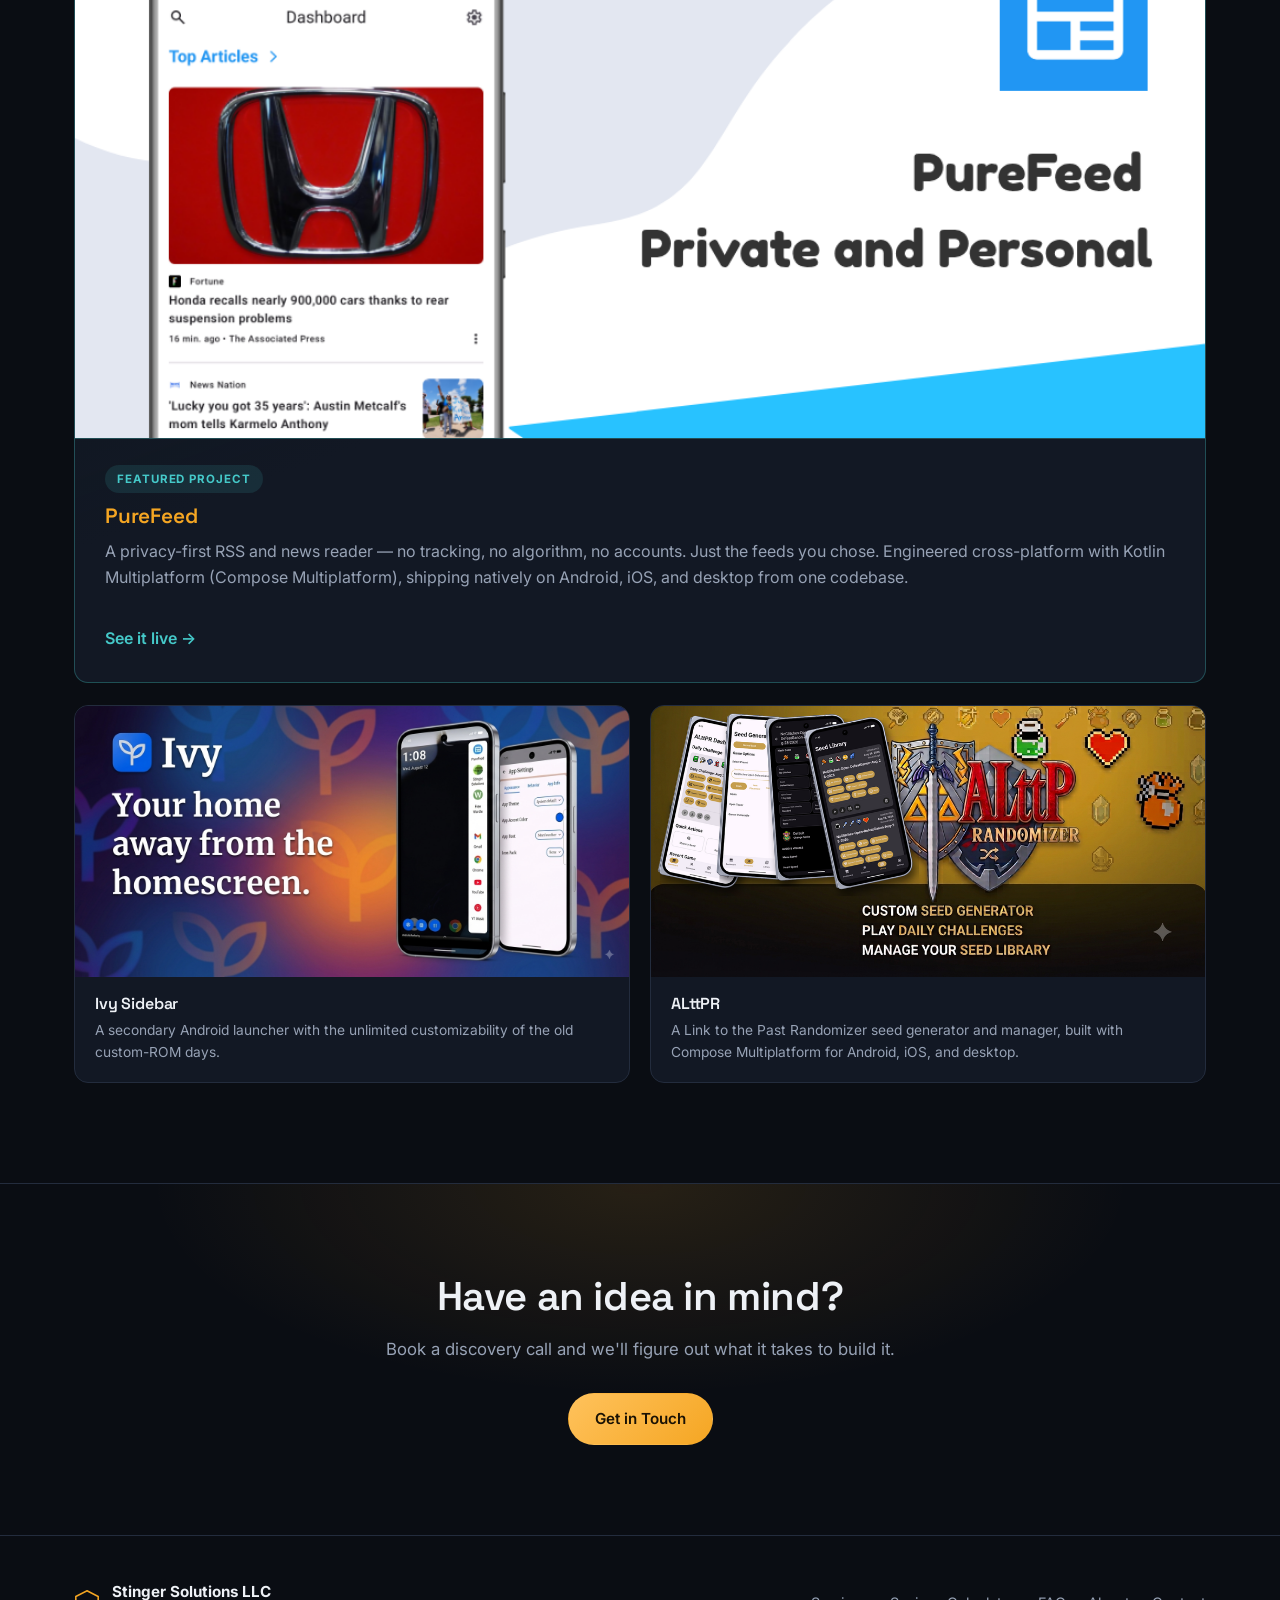
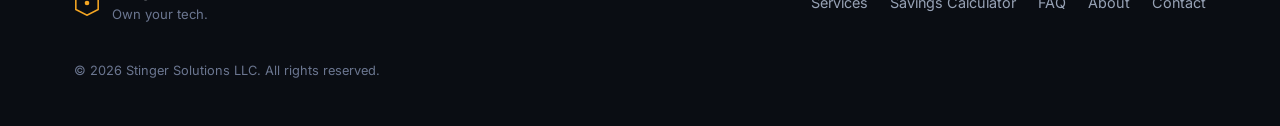
<file: custom-software.html>
<!DOCTYPE html>
<html lang="en">
<head>
<meta charset="UTF-8">
<meta name="viewport" content="width=device-width, initial-scale=1.0">
<title>Custom Software Development | Stinger Solutions LLC</title>
<meta name="description" content="Custom iOS, Android, and Desktop apps from Stinger Solutions — one cross-platform codebase, scoped to what you need and built on the same local-first philosophy as our hardware.">
<link rel="icon" href="data:image/svg+xml,%3Csvg xmlns='http://www.w3.org/2000/svg' viewBox='0 0 100 100'%3E%3Cpolygon points='50,3 93,25 93,75 50,97 7,75 7,25' fill='%230b0f17' stroke='%23f5a623' stroke-width='5'/%3E%3Ccircle cx='50' cy='50' r='10' fill='%23f5a623'/%3E%3C/svg%3E">
<link rel="preconnect" href="https://fonts.googleapis.com">
<link rel="preconnect" href="https://fonts.gstatic.com" crossorigin>
<link href="https://fonts.googleapis.com/css2?family=Space+Grotesk:wght@500;600;700&family=Inter:wght@400;500;600;700&display=swap" rel="stylesheet">
<link rel="stylesheet" href="https://cdnjs.cloudflare.com/ajax/libs/font-awesome/6.4.2/css/all.min.css">
<link rel="stylesheet" href="css/styles.css">
</head>
<body>

<div class="skip-link"><a href="#main">Skip to content</a></div>

<header class="site-header" id="top">
  <div class="wrap header-inner">
    <a class="brand" href="index.html" aria-label="Stinger Solutions home">
      <svg class="brand-mark" viewBox="0 0 100 100" aria-hidden="true">
        <polygon points="50,3 93,25 93,75 50,97 7,75 7,25" fill="none" stroke="currentColor" stroke-width="6"/>
        <circle cx="50" cy="50" r="9" fill="currentColor"/>
      </svg>
      <span class="brand-text">STINGER<span class="brand-sub">SOLUTIONS</span></span>
    </a>

    <nav class="main-nav" id="main-nav">
      <a href="index.html">Home</a>

      <div class="nav-item has-dropdown">
        <button type="button" class="dropdown-toggle" id="servicesToggle" aria-haspopup="true" aria-expanded="false" aria-controls="servicesDropdown">
          Services
          <svg class="caret" viewBox="0 0 12 8" aria-hidden="true"><path d="M1 1l5 5 5-5" fill="none" stroke="currentColor" stroke-width="1.6" stroke-linecap="round" stroke-linejoin="round"/></svg>
        </button>
        <div class="dropdown-panel" id="servicesDropdown">
          <div class="dropdown-panel-inner">
            <div class="dropdown-col">
              <p class="dropdown-heading">Hardware</p>
              <a href="home-server-systems.html">Home Server Systems</a>
              <a href="camera-security.html">Camera &amp; Security</a>
              <!-- <a href="networking.html">Networking</a> -->
              <a href="maintenance-plans.html">Maintenance Plans</a>
            </div>
            <div class="dropdown-col">
              <p class="dropdown-heading">Software</p>
              <a href="custom-software.html">Custom Software Development</a>
            </div>
          </div>
        </div>
      </div>

      <a href="savings-calculator.html">Savings Calculator</a>
      <a href="faq.html">FAQ</a>
      <a href="about.html">About</a>
      <a href="contact.html">Contact</a>
      <a href="contact.html" class="btn btn-primary nav-cta">Get a Quote</a>
    </nav>

    <button class="nav-toggle" id="navToggle" aria-label="Toggle menu" aria-expanded="false" aria-controls="main-nav">
      <span></span><span></span><span></span>
    </button>
  </div>
</header>

<main id="main">

  <!-- ============ PAGE HERO ============ -->
  <section class="page-hero">
    <div class="wrap page-hero-inner">
      <p class="eyebrow">Software</p>
      <h1>Custom Software Development</h1>
      <p>This one isn't a pick-a-package deal — it's a conversation. We build native apps for iOS, Android, and Desktop from a single codebase, scoped to what you actually need and built on the same local-first philosophy as everything else we install.</p>
      <a href="services.html" class="link-arrow back-link">&larr; All services</a>
    </div>
  </section>

  <!-- ============ CONTENT ============ -->
  <section class="services">
    <div class="wrap">

      <div class="software-grid">
        <div class="software-offer">
          <h3>What we build</h3>
          <ul class="check-list">
            <li>Native apps for iOS, Android, and Desktop — one codebase, built with Kotlin Multiplatform &amp; Compose Multiplatform</li>
            <li>Personal utility apps — calendar, health, weather, sports, markets, reminders, and more, on your phone and desktop</li>
            <li>Integration work — bringing your self-hosted stack (Nextcloud, Immich, Frigate, Home Assistant) into a native app you control</li>
            <li>Small business apps for clients who want the same "own your software" approach commercially</li>
          </ul>
          <a href="contact.html" class="btn btn-primary">Book a Discovery Call</a>
        </div>

        <div class="process-card">
          <h3>How a custom project runs</h3>
          <ol class="process-list">
            <li>
              <span class="process-num">01</span>
              <div><h5>Discovery call</h5><p>We talk through what you need, how you'll use it, and what "done" looks like.</p></div>
            </li>
            <li>
              <span class="process-num">02</span>
              <div><h5>Scoped proposal</h5><p>A fixed quote and timeline, built around your actual requirements — not a template.</p></div>
            </li>
            <li>
              <span class="process-num">03</span>
              <div><h5>Build &amp; check-ins</h5><p>Regular progress updates so there are no surprises at delivery.</p></div>
            </li>
            <li>
              <span class="process-num">04</span>
              <div><h5>Handoff &amp; support</h5><p>Documentation, a walkthrough, and an optional maintenance plan if you want us on call.</p></div>
            </li>
          </ol>
        </div>
      </div>

      <p class="tab-footnote">Custom projects are quoted per scope after a short discovery call — there's no fixed-tier pricing here, because your project shouldn't look like anyone else's.</p>

      <div class="section-head section-head-spaced">
        <p class="eyebrow">Proof of work</p>
        <h2>Things we've shipped</h2>
        <p class="section-sub">We don't just talk about the local-first, own-your-software philosophy — we build on it. These are real, live apps built and maintained the same way we'd build yours.</p>
      </div>

      <a href="https://stevespear426.github.io/Stinger-News-Page/" target="_blank" rel="noopener" class="work-featured">
        <img src="assets/purefeed_feature_graphic.png" alt="PureFeed app preview" loading="lazy">
        <div class="work-featured-body">
          <span class="work-tag">Featured project</span>
          <h3>PureFeed</h3>
          <p>A privacy-first RSS and news reader — no tracking, no algorithm, no accounts. Just the feeds you chose. Engineered cross-platform with Kotlin Multiplatform (Compose Multiplatform), shipping natively on Android, iOS, and desktop from one codebase.</p>
          <span class="link-arrow">See it live &rarr;</span>
        </div>
      </a>

      <div class="work-grid">
        <a href="https://stevespear426.github.io/Ivy-Webpage/" target="_blank" rel="noopener" class="work-card">
          <img src="assets/ivy_feature_graphic.png" alt="Ivy Sidebar app preview" loading="lazy">
          <div class="work-card-body">
            <h4>Ivy Sidebar</h4>
            <p>A secondary Android launcher with the unlimited customizability of the old custom-ROM days.</p>
          </div>
        </a>
        <a href="https://github.com/Stevespear426/ALttPR" target="_blank" rel="noopener" class="work-card">
          <img src="assets/alttpr_feature_graphic.png" alt="ALttPR app preview" loading="lazy">
          <div class="work-card-body">
            <h4>ALttPR</h4>
            <p>A Link to the Past Randomizer seed generator and manager, built with Compose Multiplatform for Android, iOS, and desktop.</p>
          </div>
        </a>
      </div>

    </div>
  </section>

  <!-- ============ CTA BAND ============ -->
  <section class="cta-band">
    <div class="wrap">
      <h2>Have an idea in mind?</h2>
      <p>Book a discovery call and we'll figure out what it takes to build it.</p>
      <a href="contact.html" class="btn btn-primary">Get in Touch</a>
    </div>
  </section>

</main>

<footer class="site-footer">
  <div class="wrap footer-inner">
    <div class="footer-brand">
      <svg class="brand-mark" viewBox="0 0 100 100" aria-hidden="true">
        <polygon points="50,3 93,25 93,75 50,97 7,75 7,25" fill="none" stroke="currentColor" stroke-width="6"/>
        <circle cx="50" cy="50" r="9" fill="currentColor"/>
      </svg>
      <div>
        <p class="footer-name">Stinger Solutions LLC</p>
        <p class="footer-tag">Own your tech.</p>
      </div>
    </div>
    <nav class="footer-nav">
      <a href="services.html">Services</a>
      <a href="savings-calculator.html">Savings Calculator</a>
      <a href="faq.html">FAQ</a>
      <a href="about.html">About</a>
      <a href="contact.html">Contact</a>
    </nav>
    <p class="footer-copy">&copy; <span id="year"></span> Stinger Solutions LLC. All rights reserved.</p>
  </div>
</footer>

<script src="js/main.js"></script>
</body>
</html>
</file>
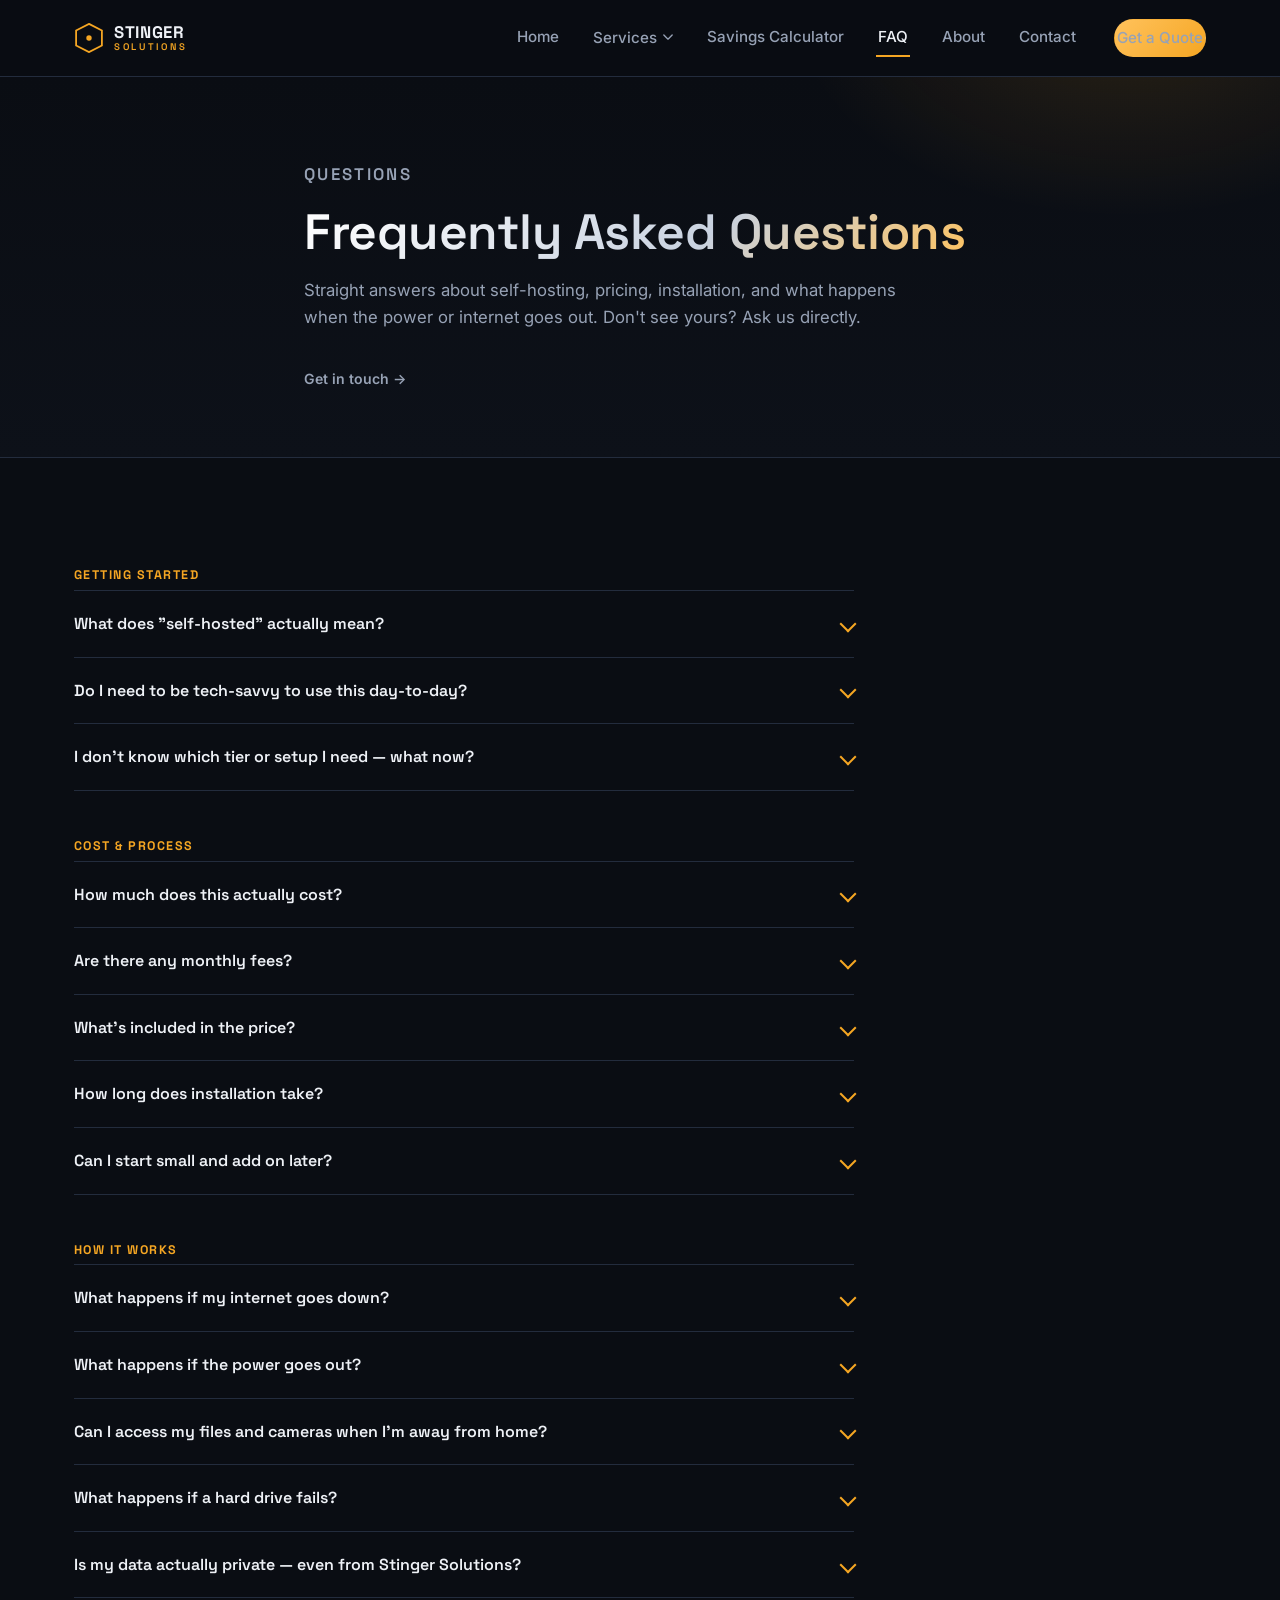
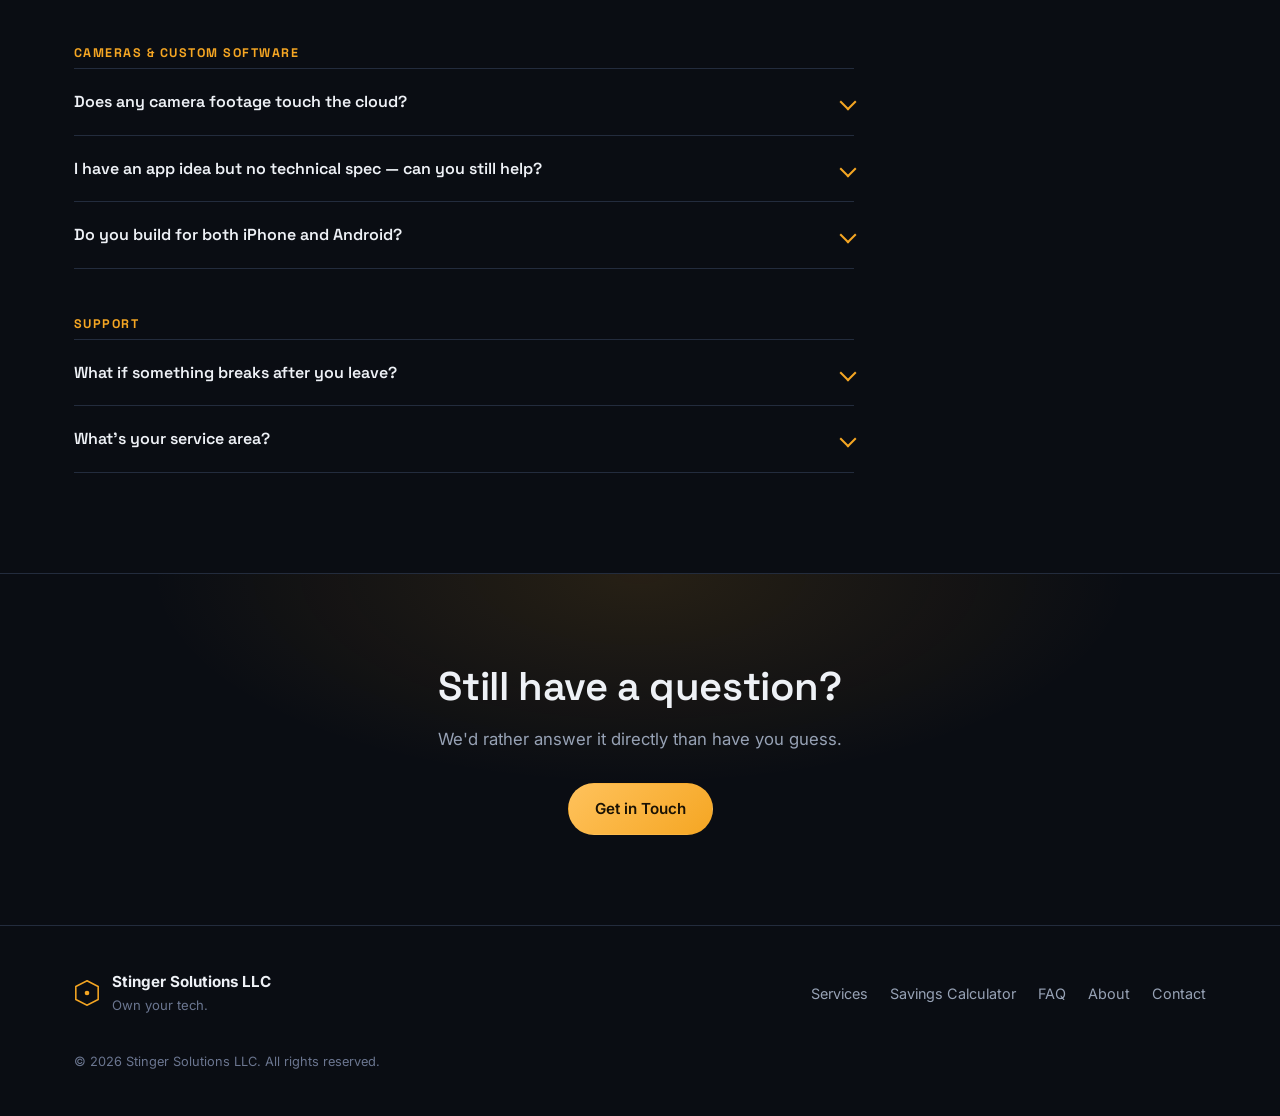
<file: faq.html>
<!DOCTYPE html>
<html lang="en">
<head>
<meta charset="UTF-8">
<meta name="viewport" content="width=device-width, initial-scale=1.0">
<title>FAQ | Stinger Solutions LLC</title>
<meta name="description" content="Answers to common questions about self-hosting, pricing, installation, data privacy, and what happens when the power or internet goes out — from Stinger Solutions.">
<link rel="icon" href="data:image/svg+xml,%3Csvg xmlns='http://www.w3.org/2000/svg' viewBox='0 0 100 100'%3E%3Cpolygon points='50,3 93,25 93,75 50,97 7,75 7,25' fill='%230b0f17' stroke='%23f5a623' stroke-width='5'/%3E%3Ccircle cx='50' cy='50' r='10' fill='%23f5a623'/%3E%3C/svg%3E">
<link rel="preconnect" href="https://fonts.googleapis.com">
<link rel="preconnect" href="https://fonts.gstatic.com" crossorigin>
<link href="https://fonts.googleapis.com/css2?family=Space+Grotesk:wght@500;600;700&family=Inter:wght@400;500;600;700&display=swap" rel="stylesheet">
<link rel="stylesheet" href="https://cdnjs.cloudflare.com/ajax/libs/font-awesome/6.4.2/css/all.min.css">
<link rel="stylesheet" href="css/styles.css">
</head>
<body>

<div class="skip-link"><a href="#main">Skip to content</a></div>

<header class="site-header" id="top">
  <div class="wrap header-inner">
    <a class="brand" href="index.html" aria-label="Stinger Solutions home">
      <svg class="brand-mark" viewBox="0 0 100 100" aria-hidden="true">
        <polygon points="50,3 93,25 93,75 50,97 7,75 7,25" fill="none" stroke="currentColor" stroke-width="6"/>
        <circle cx="50" cy="50" r="9" fill="currentColor"/>
      </svg>
      <span class="brand-text">STINGER<span class="brand-sub">SOLUTIONS</span></span>
    </a>

    <nav class="main-nav" id="main-nav">
      <a href="index.html">Home</a>

      <div class="nav-item has-dropdown">
        <button type="button" class="dropdown-toggle" id="servicesToggle" aria-haspopup="true" aria-expanded="false" aria-controls="servicesDropdown">
          Services
          <svg class="caret" viewBox="0 0 12 8" aria-hidden="true"><path d="M1 1l5 5 5-5" fill="none" stroke="currentColor" stroke-width="1.6" stroke-linecap="round" stroke-linejoin="round"/></svg>
        </button>
        <div class="dropdown-panel" id="servicesDropdown">
          <div class="dropdown-panel-inner">
            <div class="dropdown-col">
              <p class="dropdown-heading">Hardware</p>
              <a href="home-server-systems.html">Home Server Systems</a>
              <a href="camera-security.html">Camera &amp; Security</a>
              <!-- <a href="networking.html">Networking</a> -->
              <a href="maintenance-plans.html">Maintenance Plans</a>
            </div>
            <div class="dropdown-col">
              <p class="dropdown-heading">Software</p>
              <a href="custom-software.html">Custom Software Development</a>
            </div>
          </div>
        </div>
      </div>

      <a href="savings-calculator.html">Savings Calculator</a>
      <a href="faq.html">FAQ</a>
      <a href="about.html">About</a>
      <a href="contact.html">Contact</a>
      <a href="contact.html" class="btn btn-primary nav-cta">Get a Quote</a>
    </nav>

    <button class="nav-toggle" id="navToggle" aria-label="Toggle menu" aria-expanded="false" aria-controls="main-nav">
      <span></span><span></span><span></span>
    </button>
  </div>
</header>

<main id="main">

  <!-- ============ PAGE HERO ============ -->
  <section class="page-hero">
    <div class="wrap page-hero-inner">
      <p class="eyebrow">Questions</p>
      <h1>Frequently Asked Questions</h1>
      <p>Straight answers about self-hosting, pricing, installation, and what happens when the power or internet goes out. Don't see yours? Ask us directly.</p>
      <a href="contact.html" class="link-arrow back-link">Get in touch &rarr;</a>
    </div>
  </section>

  <!-- ============ FAQ ============ -->
  <section class="services">
    <div class="wrap">

      <div class="faq-wrap">

        <div class="faq-group">
          <h2 class="faq-group-title">Getting started</h2>

          <details class="faq-item">
            <summary>What does "self-hosted" actually mean?</summary>
            <p>Instead of your files, photos, or camera footage living on a company's servers that you pay a monthly fee to access, they live on a small computer in your own home that you own outright. You get an app or a web page that looks and works like the commercial version &mdash; it's just running on your hardware, on your network, under your control.</p>
          </details>

          <details class="faq-item">
            <summary>Do I need to be tech-savvy to use this day-to-day?</summary>
            <p>No. Day-to-day, it looks like any other app &mdash; you open Nextcloud instead of Dropbox, Immich instead of Google Photos. The technical part is our job during install; every system ships with a plain-language walkthrough so your whole household knows how to use it before we leave.</p>
          </details>

          <details class="faq-item">
            <summary>I don't know which tier or setup I need &mdash; what now?</summary>
            <p><a href="contact.html">Tell us about your household</a> &mdash; how many people, how many phones, whether you want cameras, how far back you want footage retained &mdash; and we'll recommend a tier. There's no obligation, and most conversations start with us asking questions, not pitching a package.</p>
          </details>
        </div>

        <div class="faq-group">
          <h2 class="faq-group-title">Cost &amp; process</h2>

          <details class="faq-item">
            <summary>How much does this actually cost?</summary>
            <p>Home server systems start at $1,400 (Starter) and go up to $4,500 (Prosumer) depending on household size and use. Camera systems start at $450. Every price includes hardware, professional install, and a walkthrough &mdash; not just a box on your doorstep. See <a href="home-server-systems.html">Home Server Systems</a> and <a href="camera-security.html">Camera &amp; Security</a> for full tier breakdowns.</p>
          </details>

          <details class="faq-item">
            <summary>Are there any monthly fees?</summary>
            <p>Not required. The hardware is a one-time purchase and it's yours. The only optional recurring cost is a <a href="maintenance-plans.html">maintenance plan</a> ($30&ndash;75/mo) if you'd rather we handle updates and backup checks instead of doing it yourself.</p>
          </details>

          <details class="faq-item">
            <summary>What's included in the price?</summary>
            <p>Shop pre-configuration, on-site installation, network integration, device pairing (Zigbee, Z-Wave, Matter), and a walkthrough. You're not left with a pile of hardware and a manual.</p>
          </details>

          <details class="faq-item">
            <summary>How long does installation take?</summary>
            <p>Most home server installs are done in a single day on-site, after shop pre-configuration beforehand. Camera installs vary by cable runs and camera count &mdash; we'll give you a specific estimate once we know your layout.</p>
          </details>

          <details class="faq-item">
            <summary>Can I start small and add on later?</summary>
            <p>Yes. Most households start with a Starter or Standard home server and add cameras, storage, or the external-access add-on later. The systems are built to expand rather than get replaced.</p>
          </details>
        </div>

        <div class="faq-group">
          <h2 class="faq-group-title">How it works</h2>

          <details class="faq-item">
            <summary>What happens if my internet goes down?</summary>
            <p>Everything on your local network keeps working &mdash; files, photos, your smart home, and camera recording all run without the internet. You'd only lose remote access (checking cameras from work, for example) until it's back.</p>
          </details>

          <details class="faq-item">
            <summary>What happens if the power goes out?</summary>
            <p>Every system includes at least a basic UPS for a graceful shutdown, so you don't lose data mid-write. Standard and Prosumer tiers add longer battery runtime, and a grid-down resilience add-on (extended battery or solar) is available if you want the system to keep running through longer outages.</p>
          </details>

          <details class="faq-item">
            <summary>Can I access my files and cameras when I'm away from home?</summary>
            <p>Yes, through a VPN (Tailscale or WireGuard) set up during install &mdash; you connect back into your home network securely without exposing it to the open internet. If you'd rather not use a VPN app, we also offer a no-VPN external access option with real HTTPS certificates and additional hardening.</p>
          </details>

          <details class="faq-item">
            <summary>What happens if a hard drive fails?</summary>
            <p>The NAS in every tier uses redundant drives (RAID), so a single drive failure doesn't lose your data &mdash; you replace the drive and it rebuilds. We size and configure this during install so it's not something you have to think about.</p>
          </details>

          <details class="faq-item">
            <summary>Is my data actually private &mdash; even from Stinger Solutions?</summary>
            <p>Yes. Once it's installed, your system runs entirely on your network under accounts and credentials you control. We don't have standing access to your files, photos, or footage after the walkthrough &mdash; if you want us to help troubleshoot later, that's arranged with you directly, not something we can do silently.</p>
          </details>
        </div>

        <div class="faq-group">
          <h2 class="faq-group-title">Cameras &amp; custom software</h2>

          <details class="faq-item">
            <summary>Does any camera footage touch the cloud?</summary>
            <p>No. We run Frigate, a fully local NVR with AI object detection, on the same box as the rest of your system. Footage is recorded, processed, and stored on your own hardware &mdash; nothing is uploaded anywhere by default.</p>
          </details>


          <details class="faq-item">
            <summary>I have an app idea but no technical spec &mdash; can you still help?</summary>
            <p>That's the normal starting point. Custom software engagements start as a conversation about what you actually need, not a package you pick off a menu &mdash; see <a href="custom-software.html">Custom Software Development</a> for how that process works.</p>
          </details>

          <details class="faq-item">
            <summary>Do you build for both iPhone and Android?</summary>
            <p>Yes &mdash; native iOS, Android, and desktop apps from a single cross-platform codebase, so you're not paying to build and maintain the same app twice.</p>
          </details>
        </div>

        <div class="faq-group">
          <h2 class="faq-group-title">Support</h2>

          <details class="faq-item">
            <summary>What if something breaks after you leave?</summary>
            <p>Reach out through <a href="contact.html">the contact page</a> &mdash; we typically respond within 1 business day. If you'd rather not deal with troubleshooting at all, a <a href="maintenance-plans.html">maintenance plan</a> covers ongoing updates, backup checks, and emergency callouts.</p>
          </details>

          <details class="faq-item">
            <summary>What's your service area?</summary>
            <p>We install hands-on in the Tri-Cities, TN area (Johnson City, Kingsport, Bristol, Jonesborough). Custom software work is fully remote, wherever you are.</p>
          </details>
        </div>

      </div>

    </div>
  </section>

  <!-- ============ CTA BAND ============ -->
  <section class="cta-band">
    <div class="wrap">
      <h2>Still have a question?</h2>
      <p>We'd rather answer it directly than have you guess.</p>
      <a href="contact.html" class="btn btn-primary">Get in Touch</a>
    </div>
  </section>

</main>

<footer class="site-footer">
  <div class="wrap footer-inner">
    <div class="footer-brand">
      <svg class="brand-mark" viewBox="0 0 100 100" aria-hidden="true">
        <polygon points="50,3 93,25 93,75 50,97 7,75 7,25" fill="none" stroke="currentColor" stroke-width="6"/>
        <circle cx="50" cy="50" r="9" fill="currentColor"/>
      </svg>
      <div>
        <p class="footer-name">Stinger Solutions LLC</p>
        <p class="footer-tag">Own your tech.</p>
      </div>
    </div>
    <nav class="footer-nav">
      <a href="services.html">Services</a>
      <a href="savings-calculator.html">Savings Calculator</a>
      <a href="faq.html">FAQ</a>
      <a href="about.html">About</a>
      <a href="contact.html">Contact</a>
    </nav>
    <p class="footer-copy">&copy; <span id="year"></span> Stinger Solutions LLC. All rights reserved.</p>
  </div>
</footer>

<script src="js/main.js"></script>
</body>
</html>
</file>
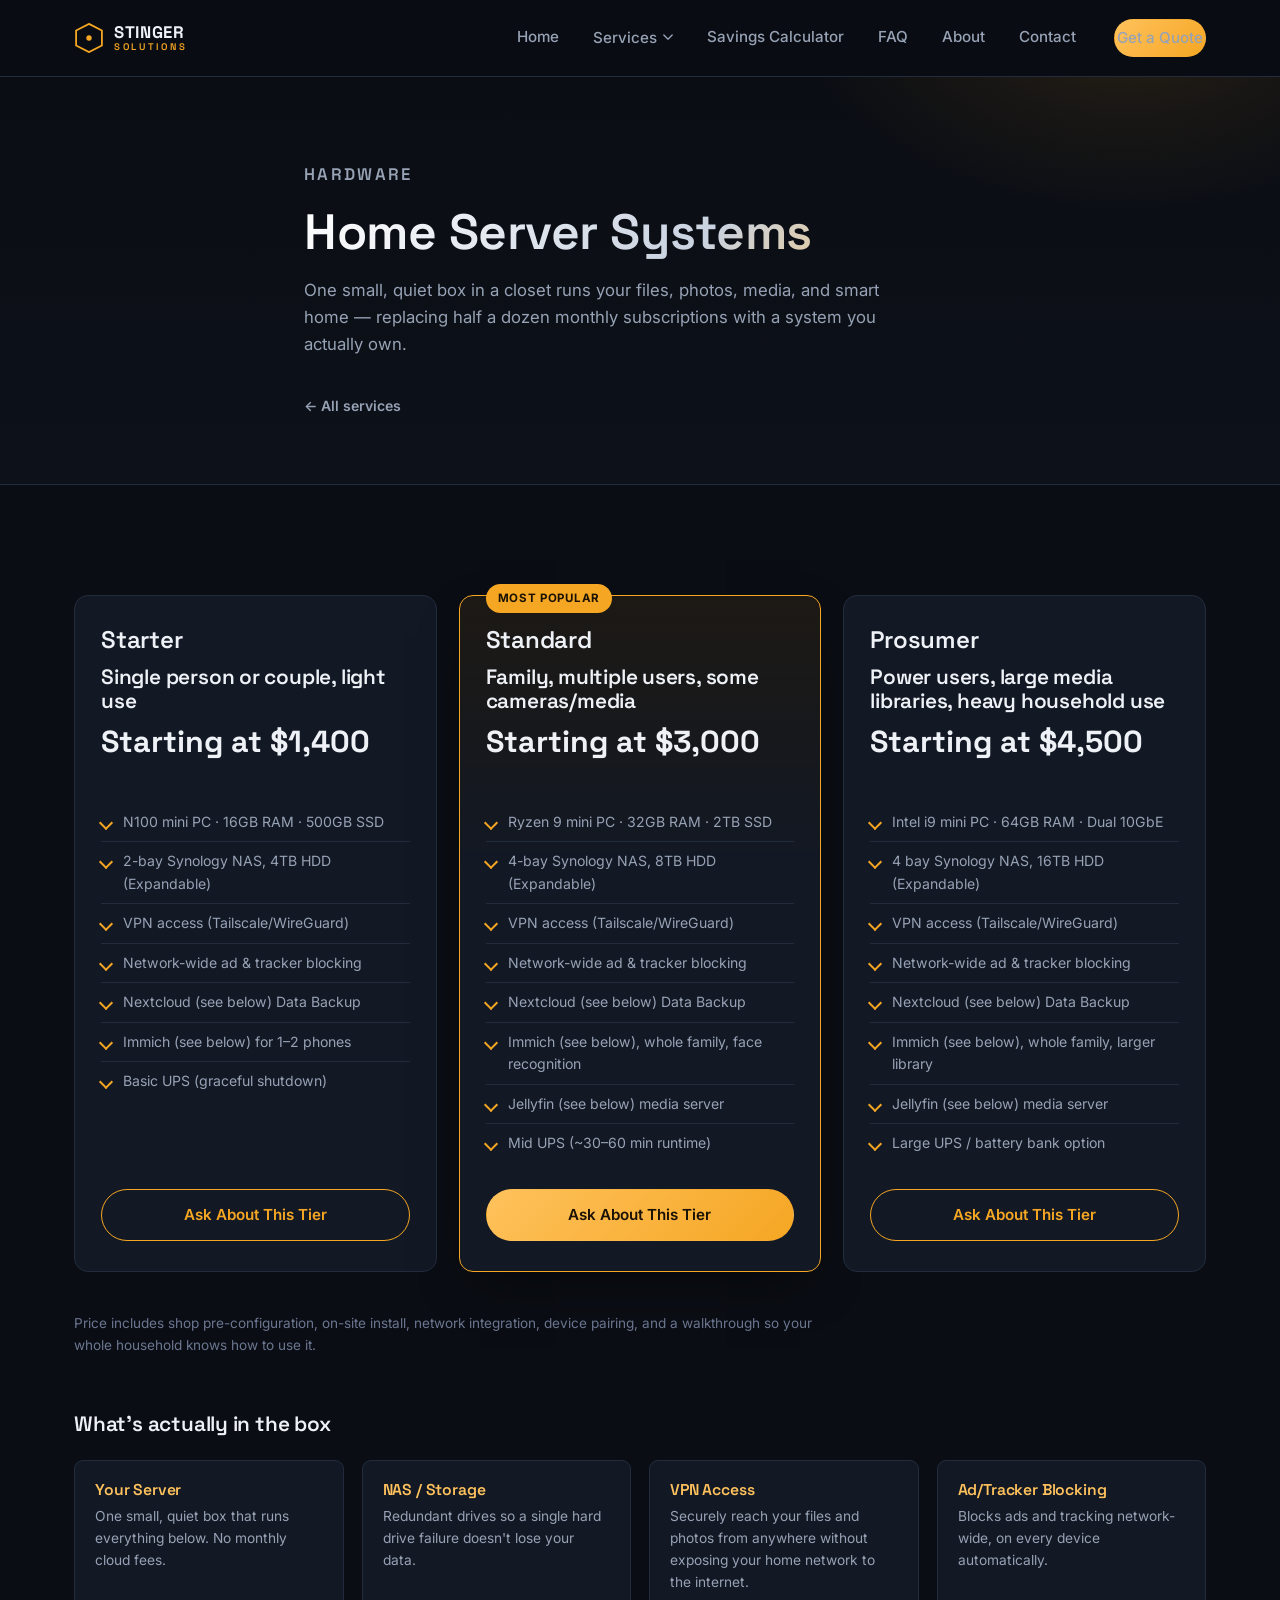
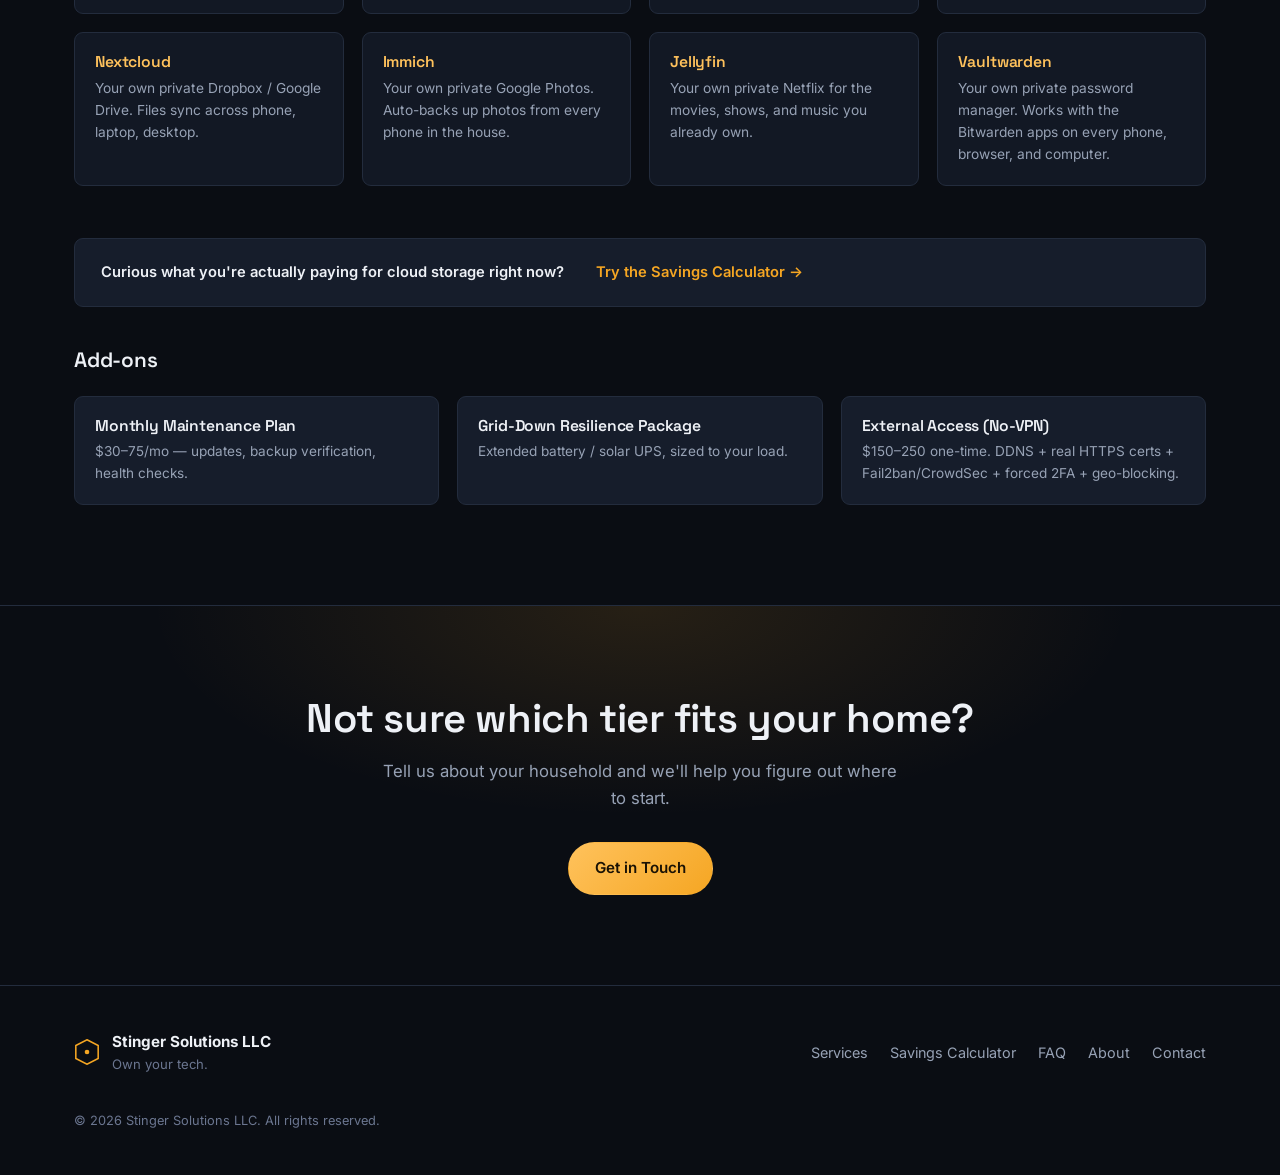
<file: home-server-systems.html>
<!DOCTYPE html>
<html lang="en">
<head>
<meta charset="UTF-8">
<meta name="viewport" content="width=device-width, initial-scale=1.0">
<title>Home Server Systems | Stinger Solutions LLC</title>
<meta name="description" content="Fixed-price home server tiers from Stinger Solutions — Nextcloud, Immich, Jellyfin, VPN access, and ad blocking on hardware you own outright.">
<link rel="icon" href="data:image/svg+xml,%3Csvg xmlns='http://www.w3.org/2000/svg' viewBox='0 0 100 100'%3E%3Cpolygon points='50,3 93,25 93,75 50,97 7,75 7,25' fill='%230b0f17' stroke='%23f5a623' stroke-width='5'/%3E%3Ccircle cx='50' cy='50' r='10' fill='%23f5a623'/%3E%3C/svg%3E">
<link rel="preconnect" href="https://fonts.googleapis.com">
<link rel="preconnect" href="https://fonts.gstatic.com" crossorigin>
<link href="https://fonts.googleapis.com/css2?family=Space+Grotesk:wght@500;600;700&family=Inter:wght@400;500;600;700&display=swap" rel="stylesheet">
<link rel="stylesheet" href="https://cdnjs.cloudflare.com/ajax/libs/font-awesome/6.4.2/css/all.min.css">
<link rel="stylesheet" href="css/styles.css">
</head>
<body>

<div class="skip-link"><a href="#main">Skip to content</a></div>

<header class="site-header" id="top">
  <div class="wrap header-inner">
    <a class="brand" href="index.html" aria-label="Stinger Solutions home">
      <svg class="brand-mark" viewBox="0 0 100 100" aria-hidden="true">
        <polygon points="50,3 93,25 93,75 50,97 7,75 7,25" fill="none" stroke="currentColor" stroke-width="6"/>
        <circle cx="50" cy="50" r="9" fill="currentColor"/>
      </svg>
      <span class="brand-text">STINGER<span class="brand-sub">SOLUTIONS</span></span>
    </a>

    <nav class="main-nav" id="main-nav">
      <a href="index.html">Home</a>

      <div class="nav-item has-dropdown">
        <button type="button" class="dropdown-toggle" id="servicesToggle" aria-haspopup="true" aria-expanded="false" aria-controls="servicesDropdown">
          Services
          <svg class="caret" viewBox="0 0 12 8" aria-hidden="true"><path d="M1 1l5 5 5-5" fill="none" stroke="currentColor" stroke-width="1.6" stroke-linecap="round" stroke-linejoin="round"/></svg>
        </button>
        <div class="dropdown-panel" id="servicesDropdown">
          <div class="dropdown-panel-inner">
            <div class="dropdown-col">
              <p class="dropdown-heading">Hardware</p>
              <a href="home-server-systems.html">Home Server Systems</a>
              <a href="camera-security.html">Camera &amp; Security</a>
              <!-- <a href="networking.html">Networking</a> -->
              <a href="maintenance-plans.html">Maintenance Plans</a>
            </div>
            <div class="dropdown-col">
              <p class="dropdown-heading">Software</p>
              <a href="custom-software.html">Custom Software Development</a>
            </div>
          </div>
        </div>
      </div>

      <a href="savings-calculator.html">Savings Calculator</a>
      <a href="faq.html">FAQ</a>
      <a href="about.html">About</a>
      <a href="contact.html">Contact</a>
      <a href="contact.html" class="btn btn-primary nav-cta">Get a Quote</a>
    </nav>

    <button class="nav-toggle" id="navToggle" aria-label="Toggle menu" aria-expanded="false" aria-controls="main-nav">
      <span></span><span></span><span></span>
    </button>
  </div>
</header>

<main id="main">

  <!-- ============ PAGE HERO ============ -->
  <section class="page-hero">
    <div class="wrap page-hero-inner">
      <p class="eyebrow">Hardware</p>
      <h1>Home Server Systems</h1>
      <p>One small, quiet box in a closet runs your files, photos, media, and smart home — replacing half a dozen monthly subscriptions with a system you actually own.</p>
      <a href="services.html" class="link-arrow back-link">&larr; All services</a>
    </div>
  </section>

  <!-- ============ CONTENT ============ -->
  <section class="services">
    <div class="wrap">

      <div class="tier-grid">
        <article class="tier-card">
          <h2>Starter</h2>
          <h3>Single person or couple, light use</h3>
          <p class="tier-price">Starting at $1,400</p>
          <ul class="tier-specs">
            <li>N100 mini PC · 16GB RAM · 500GB SSD</li>
            <li>2-bay Synology NAS, 4TB HDD (Expandable)</li>
            <li>VPN access (Tailscale/WireGuard)</li>
            <li>Network-wide ad &amp; tracker blocking</li>
            <li>Nextcloud (see below) Data Backup</li>
            <li>Immich (see below) for 1&ndash;2 phones</li>
            <li>Basic UPS (graceful shutdown)</li>
          </ul>
          <a href="contact.html" class="btn btn-outline btn-block">Ask About This Tier</a>
        </article>

        <article class="tier-card featured">
          <span class="tier-badge">Most popular</span>
          <h2>Standard</h2>
          <h3>Family, multiple users, some cameras/media</h3>
          <p class="tier-price">Starting at $3,000</p>
          <ul class="tier-specs">
            <li>Ryzen 9 mini PC · 32GB RAM · 2TB SSD</li>
            <li>4-bay Synology NAS, 8TB HDD (Expandable)</li>
            <li>VPN access (Tailscale/WireGuard)</li>
            <li>Network-wide ad &amp; tracker blocking</li>
            <li>Nextcloud (see below) Data Backup</li>
            <li>Immich (see below), whole family, face recognition</li>
            <li>Jellyfin (see below) media server</li>
            <li>Mid UPS (~30&ndash;60 min runtime)</li>
          </ul>
          <a href="contact.html" class="btn btn-primary btn-block">Ask About This Tier</a>
        </article>

        <article class="tier-card">
          <h2>Prosumer</h2>
          <h3>Power users, large media libraries, heavy household use</h3>
          <p class="tier-price">Starting at $4,500</p>
          <ul class="tier-specs">
            <li>Intel i9 mini PC · 64GB RAM · Dual 10GbE</li>
            <li>4 bay Synology NAS, 16TB HDD (Expandable)</li>
            <li>VPN access (Tailscale/WireGuard)</li>
            <li>Network-wide ad &amp; tracker blocking</li>
            <li>Nextcloud (see below) Data Backup</li>
            <li>Immich (see below), whole family, larger library</li>
            <li>Jellyfin (see below)  media server</li>
            <li>Large UPS / battery bank option</li>
          </ul>
          <a href="contact.html" class="btn btn-outline btn-block">Ask About This Tier</a>
        </article>
      </div>

      <p class="tier-footnote">Price includes shop pre-configuration, on-site install, network integration, device pairing, and a walkthrough so your whole household knows how to use it.</p>

      <div class="whats-inside">
        <h3>What's actually in the box</h3>
        <div class="inside-grid">
          <div class="inside-item"><h4>Your Server</h4><p>One small, quiet box that runs everything below. No monthly cloud fees.</p></div>
          <div class="inside-item"><h4>NAS / Storage</h4><p>Redundant drives so a single hard drive failure doesn't lose your data.</p></div>
          <div class="inside-item"><h4>VPN Access</h4><p>Securely reach your files and photos from anywhere without exposing your home network to the internet.</p></div>
          <div class="inside-item"><h4>Ad/Tracker Blocking</h4><p>Blocks ads and tracking network-wide, on every device automatically.</p></div>
          <div class="inside-item"><h4>Nextcloud</h4><p>Your own private Dropbox / Google Drive. Files sync across phone, laptop, desktop.</p></div>
          <div class="inside-item"><h4>Immich</h4><p>Your own private Google Photos. Auto-backs up photos from every phone in the house.</p></div>
          <div class="inside-item"><h4>Jellyfin</h4><p>Your own private Netflix for the movies, shows, and music you already own.</p></div>
          <div class="inside-item"><h4>Vaultwarden</h4><p>Your own private password manager. Works with the Bitwarden apps on every phone, browser, and computer.</p></div>
        </div>
      </div>

      <div class="teaser-extra">
        <strong>Curious what you're actually paying for cloud storage right now?</strong>
        <a href="savings-calculator.html">Try the Savings Calculator &rarr;</a>
      </div>

      <div class="addon-box">
        <h3>Add-ons</h3>
        <div class="addon-grid">
          <div class="addon"><h4>Monthly Maintenance Plan</h4><p>$30&ndash;75/mo — updates, backup verification, health checks.</p></div>
          <div class="addon"><h4>Grid-Down Resilience Package</h4><p>Extended battery / solar UPS, sized to your load.</p></div>
          <div class="addon"><h4>External Access (No-VPN)</h4><p>$150&ndash;250 one-time. DDNS + real HTTPS certs + Fail2ban/CrowdSec + forced 2FA + geo-blocking.</p></div>
        </div>
      </div>

    </div>
  </section>

  <!-- ============ CTA BAND ============ -->
  <section class="cta-band">
    <div class="wrap">
      <h2>Not sure which tier fits your home?</h2>
      <p>Tell us about your household and we'll help you figure out where to start.</p>
      <a href="contact.html" class="btn btn-primary">Get in Touch</a>
    </div>
  </section>

</main>

<footer class="site-footer">
  <div class="wrap footer-inner">
    <div class="footer-brand">
      <svg class="brand-mark" viewBox="0 0 100 100" aria-hidden="true">
        <polygon points="50,3 93,25 93,75 50,97 7,75 7,25" fill="none" stroke="currentColor" stroke-width="6"/>
        <circle cx="50" cy="50" r="9" fill="currentColor"/>
      </svg>
      <div>
        <p class="footer-name">Stinger Solutions LLC</p>
        <p class="footer-tag">Own your tech.</p>
      </div>
    </div>
    <nav class="footer-nav">
      <a href="services.html">Services</a>
      <a href="savings-calculator.html">Savings Calculator</a>
      <a href="faq.html">FAQ</a>
      <a href="about.html">About</a>
      <a href="contact.html">Contact</a>
    </nav>
    <p class="footer-copy">&copy; <span id="year"></span> Stinger Solutions LLC. All rights reserved.</p>
  </div>
</footer>

<script src="js/main.js"></script>
</body>
</html>
</file>
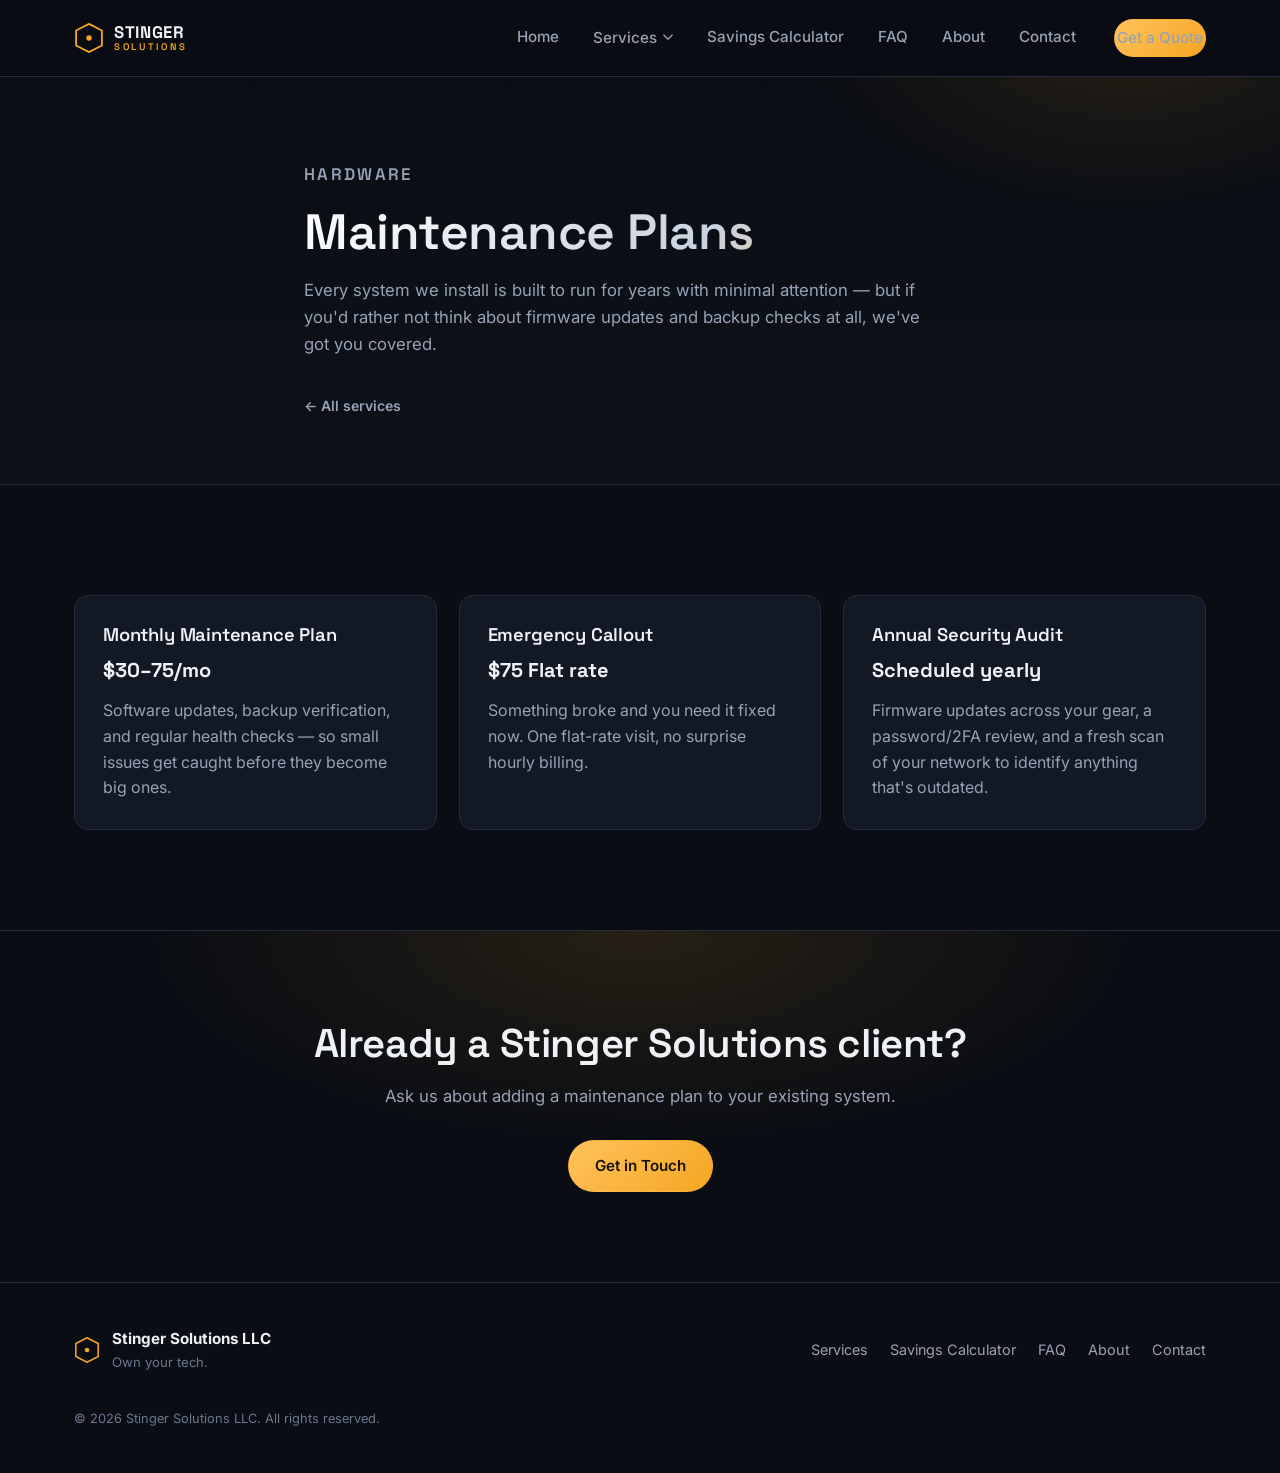
<file: maintenance-plans.html>
<!DOCTYPE html>
<html lang="en">
<head>
<meta charset="UTF-8">
<meta name="viewport" content="width=device-width, initial-scale=1.0">
<title>Maintenance Plans | Stinger Solutions LLC</title>
<meta name="description" content="Ongoing updates, backup verification, emergency callouts, and annual security audits for systems installed by Stinger Solutions.">
<link rel="icon" href="data:image/svg+xml,%3Csvg xmlns='http://www.w3.org/2000/svg' viewBox='0 0 100 100'%3E%3Cpolygon points='50,3 93,25 93,75 50,97 7,75 7,25' fill='%230b0f17' stroke='%23f5a623' stroke-width='5'/%3E%3Ccircle cx='50' cy='50' r='10' fill='%23f5a623'/%3E%3C/svg%3E">
<link rel="preconnect" href="https://fonts.googleapis.com">
<link rel="preconnect" href="https://fonts.gstatic.com" crossorigin>
<link href="https://fonts.googleapis.com/css2?family=Space+Grotesk:wght@500;600;700&family=Inter:wght@400;500;600;700&display=swap" rel="stylesheet">
<link rel="stylesheet" href="https://cdnjs.cloudflare.com/ajax/libs/font-awesome/6.4.2/css/all.min.css">
<link rel="stylesheet" href="css/styles.css">
</head>
<body>

<div class="skip-link"><a href="#main">Skip to content</a></div>

<header class="site-header" id="top">
  <div class="wrap header-inner">
    <a class="brand" href="index.html" aria-label="Stinger Solutions home">
      <svg class="brand-mark" viewBox="0 0 100 100" aria-hidden="true">
        <polygon points="50,3 93,25 93,75 50,97 7,75 7,25" fill="none" stroke="currentColor" stroke-width="6"/>
        <circle cx="50" cy="50" r="9" fill="currentColor"/>
      </svg>
      <span class="brand-text">STINGER<span class="brand-sub">SOLUTIONS</span></span>
    </a>

    <nav class="main-nav" id="main-nav">
      <a href="index.html">Home</a>

      <div class="nav-item has-dropdown">
        <button type="button" class="dropdown-toggle" id="servicesToggle" aria-haspopup="true" aria-expanded="false" aria-controls="servicesDropdown">
          Services
          <svg class="caret" viewBox="0 0 12 8" aria-hidden="true"><path d="M1 1l5 5 5-5" fill="none" stroke="currentColor" stroke-width="1.6" stroke-linecap="round" stroke-linejoin="round"/></svg>
        </button>
        <div class="dropdown-panel" id="servicesDropdown">
          <div class="dropdown-panel-inner">
            <div class="dropdown-col">
              <p class="dropdown-heading">Hardware</p>
              <a href="home-server-systems.html">Home Server Systems</a>
              <a href="camera-security.html">Camera &amp; Security</a>
              <!-- <a href="networking.html">Networking</a> -->
              <a href="maintenance-plans.html">Maintenance Plans</a>
            </div>
            <div class="dropdown-col">
              <p class="dropdown-heading">Software</p>
              <a href="custom-software.html">Custom Software Development</a>
            </div>
          </div>
        </div>
      </div>

      <a href="savings-calculator.html">Savings Calculator</a>
      <a href="faq.html">FAQ</a>
      <a href="about.html">About</a>
      <a href="contact.html">Contact</a>
      <a href="contact.html" class="btn btn-primary nav-cta">Get a Quote</a>
    </nav>

    <button class="nav-toggle" id="navToggle" aria-label="Toggle menu" aria-expanded="false" aria-controls="main-nav">
      <span></span><span></span><span></span>
    </button>
  </div>
</header>

<main id="main">

  <!-- ============ PAGE HERO ============ -->
  <section class="page-hero">
    <div class="wrap page-hero-inner">
      <p class="eyebrow">Hardware</p>
      <h1>Maintenance Plans</h1>
      <p>Every system we install is built to run for years with minimal attention — but if you'd rather not think about firmware updates and backup checks at all, we've got you covered.</p>
      <a href="services.html" class="link-arrow back-link">&larr; All services</a>
    </div>
  </section>

  <!-- ============ CONTENT ============ -->
  <section class="services">
    <div class="wrap">

      <div class="maint-grid">
        <div class="maint-card">
          <h3>Monthly Maintenance Plan</h3>
          <p class="tier-price small">$30&ndash;75/mo</p>
          <p>Software updates, backup verification, and regular health checks — so small issues get caught before they become big ones.</p>
        </div>
        <div class="maint-card">
          <h3>Emergency Callout</h3>
          <p class="tier-price small">$75 Flat rate</p>
          <p>Something broke and you need it fixed now. One flat-rate visit, no surprise hourly billing.</p>
        </div>
        <div class="maint-card">
          <h3>Annual Security Audit</h3>
          <p class="tier-price small">Scheduled yearly</p>
          <p>Firmware updates across your gear, a password/2FA review, and a fresh scan of your network to identify anything that's outdated.</p>
        </div>
      </div>

    </div>
  </section>

  <!-- ============ CTA BAND ============ -->
  <section class="cta-band">
    <div class="wrap">
      <h2>Already a Stinger Solutions client?</h2>
      <p>Ask us about adding a maintenance plan to your existing system.</p>
      <a href="contact.html" class="btn btn-primary">Get in Touch</a>
    </div>
  </section>

</main>

<footer class="site-footer">
  <div class="wrap footer-inner">
    <div class="footer-brand">
      <svg class="brand-mark" viewBox="0 0 100 100" aria-hidden="true">
        <polygon points="50,3 93,25 93,75 50,97 7,75 7,25" fill="none" stroke="currentColor" stroke-width="6"/>
        <circle cx="50" cy="50" r="9" fill="currentColor"/>
      </svg>
      <div>
        <p class="footer-name">Stinger Solutions LLC</p>
        <p class="footer-tag">Own your tech.</p>
      </div>
    </div>
    <nav class="footer-nav">
      <a href="services.html">Services</a>
      <a href="savings-calculator.html">Savings Calculator</a>
      <a href="faq.html">FAQ</a>
      <a href="about.html">About</a>
      <a href="contact.html">Contact</a>
    </nav>
    <p class="footer-copy">&copy; <span id="year"></span> Stinger Solutions LLC. All rights reserved.</p>
  </div>
</footer>

<script src="js/main.js"></script>
</body>
</html>
</file>
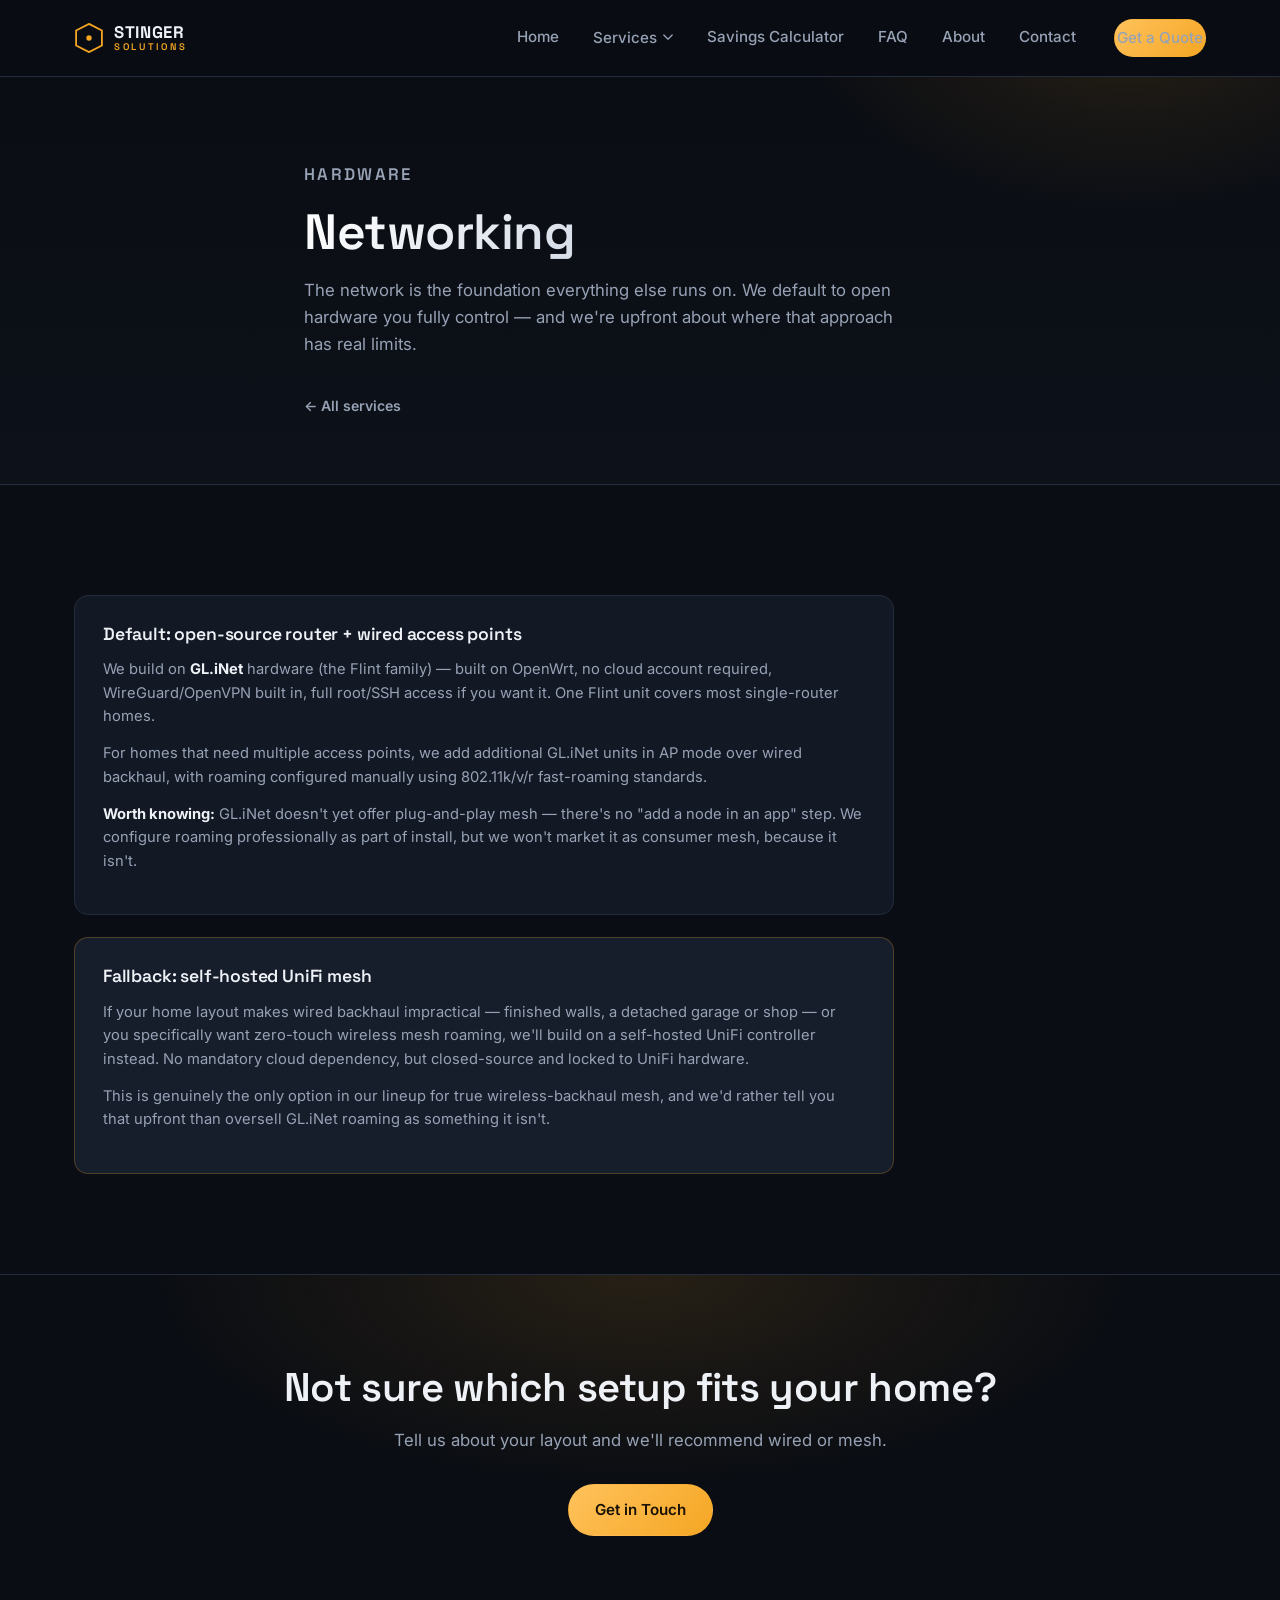
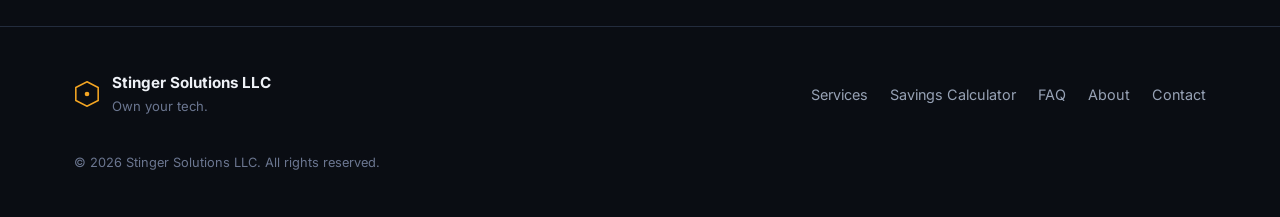
<file: networking.html>
<!DOCTYPE html>
<html lang="en">
<head>
<meta charset="UTF-8">
<meta name="viewport" content="width=device-width, initial-scale=1.0">
<title>Networking | Stinger Solutions LLC</title>
<meta name="description" content="Open-source router and wired mesh networking from Stinger Solutions, built on GL.iNet/OpenWrt — with an honest fallback to self-hosted UniFi for wireless mesh.">
<link rel="icon" href="data:image/svg+xml,%3Csvg xmlns='http://www.w3.org/2000/svg' viewBox='0 0 100 100'%3E%3Cpolygon points='50,3 93,25 93,75 50,97 7,75 7,25' fill='%230b0f17' stroke='%23f5a623' stroke-width='5'/%3E%3Ccircle cx='50' cy='50' r='10' fill='%23f5a623'/%3E%3C/svg%3E">
<link rel="preconnect" href="https://fonts.googleapis.com">
<link rel="preconnect" href="https://fonts.gstatic.com" crossorigin>
<link href="https://fonts.googleapis.com/css2?family=Space+Grotesk:wght@500;600;700&family=Inter:wght@400;500;600;700&display=swap" rel="stylesheet">
<link rel="stylesheet" href="https://cdnjs.cloudflare.com/ajax/libs/font-awesome/6.4.2/css/all.min.css">
<link rel="stylesheet" href="css/styles.css">
</head>
<body>

<div class="skip-link"><a href="#main">Skip to content</a></div>

<header class="site-header" id="top">
  <div class="wrap header-inner">
    <a class="brand" href="index.html" aria-label="Stinger Solutions home">
      <svg class="brand-mark" viewBox="0 0 100 100" aria-hidden="true">
        <polygon points="50,3 93,25 93,75 50,97 7,75 7,25" fill="none" stroke="currentColor" stroke-width="6"/>
        <circle cx="50" cy="50" r="9" fill="currentColor"/>
      </svg>
      <span class="brand-text">STINGER<span class="brand-sub">SOLUTIONS</span></span>
    </a>

    <nav class="main-nav" id="main-nav">
      <a href="index.html">Home</a>

      <div class="nav-item has-dropdown">
        <button type="button" class="dropdown-toggle" id="servicesToggle" aria-haspopup="true" aria-expanded="false" aria-controls="servicesDropdown">
          Services
          <svg class="caret" viewBox="0 0 12 8" aria-hidden="true"><path d="M1 1l5 5 5-5" fill="none" stroke="currentColor" stroke-width="1.6" stroke-linecap="round" stroke-linejoin="round"/></svg>
        </button>
        <div class="dropdown-panel" id="servicesDropdown">
          <div class="dropdown-panel-inner">
            <div class="dropdown-col">
              <p class="dropdown-heading">Hardware</p>
              <a href="home-server-systems.html">Home Server Systems</a>
              <a href="camera-security.html">Camera &amp; Security</a>
              <!-- <a href="networking.html">Networking</a> -->
              <a href="maintenance-plans.html">Maintenance Plans</a>
            </div>
            <div class="dropdown-col">
              <p class="dropdown-heading">Software</p>
              <a href="custom-software.html">Custom Software Development</a>
            </div>
          </div>
        </div>
      </div>

      <a href="savings-calculator.html">Savings Calculator</a>
      <a href="faq.html">FAQ</a>
      <a href="about.html">About</a>
      <a href="contact.html">Contact</a>
      <a href="contact.html" class="btn btn-primary nav-cta">Get a Quote</a>
    </nav>

    <button class="nav-toggle" id="navToggle" aria-label="Toggle menu" aria-expanded="false" aria-controls="main-nav">
      <span></span><span></span><span></span>
    </button>
  </div>
</header>

<main id="main">

  <!-- ============ PAGE HERO ============ -->
  <section class="page-hero">
    <div class="wrap page-hero-inner">
      <p class="eyebrow">Hardware</p>
      <h1>Networking</h1>
      <p>The network is the foundation everything else runs on. We default to open hardware you fully control — and we're upfront about where that approach has real limits.</p>
      <a href="services.html" class="link-arrow back-link">&larr; All services</a>
    </div>
  </section>

  <!-- ============ CONTENT ============ -->
  <section class="services">
    <div class="wrap">

      <div class="info-cards single-col">
        <div class="info-card">
          <h4>Default: open-source router + wired access points</h4>
          <p>We build on <strong>GL.iNet</strong> hardware (the Flint family) — built on OpenWrt, no cloud account required, WireGuard/OpenVPN built in, full root/SSH access if you want it. One Flint unit covers most single-router homes.</p>
          <p>For homes that need multiple access points, we add additional GL.iNet units in AP mode over wired backhaul, with roaming configured manually using 802.11k/v/r fast-roaming standards.</p>
          <p><strong>Worth knowing:</strong> GL.iNet doesn't yet offer plug-and-play mesh — there's no "add a node in an app" step. We configure roaming professionally as part of install, but we won't market it as consumer mesh, because it isn't.</p>
        </div>
        <div class="info-card alt">
          <h4>Fallback: self-hosted UniFi mesh</h4>
          <p>If your home layout makes wired backhaul impractical — finished walls, a detached garage or shop — or you specifically want zero-touch wireless mesh roaming, we'll build on a self-hosted UniFi controller instead. No mandatory cloud dependency, but closed-source and locked to UniFi hardware.</p>
          <p>This is genuinely the only option in our lineup for true wireless-backhaul mesh, and we'd rather tell you that upfront than oversell GL.iNet roaming as something it isn't.</p>
        </div>
      </div>

    </div>
  </section>

  <!-- ============ CTA BAND ============ -->
  <section class="cta-band">
    <div class="wrap">
      <h2>Not sure which setup fits your home?</h2>
      <p>Tell us about your layout and we'll recommend wired or mesh.</p>
      <a href="contact.html" class="btn btn-primary">Get in Touch</a>
    </div>
  </section>

</main>

<footer class="site-footer">
  <div class="wrap footer-inner">
    <div class="footer-brand">
      <svg class="brand-mark" viewBox="0 0 100 100" aria-hidden="true">
        <polygon points="50,3 93,25 93,75 50,97 7,75 7,25" fill="none" stroke="currentColor" stroke-width="6"/>
        <circle cx="50" cy="50" r="9" fill="currentColor"/>
      </svg>
      <div>
        <p class="footer-name">Stinger Solutions LLC</p>
        <p class="footer-tag">Own your tech.</p>
      </div>
    </div>
    <nav class="footer-nav">
      <a href="services.html">Services</a>
      <a href="savings-calculator.html">Savings Calculator</a>
      <a href="faq.html">FAQ</a>
      <a href="about.html">About</a>
      <a href="contact.html">Contact</a>
    </nav>
    <p class="footer-copy">&copy; <span id="year"></span> Stinger Solutions LLC. All rights reserved.</p>
  </div>
</footer>

<script src="js/main.js"></script>
</body>
</html>
</file>
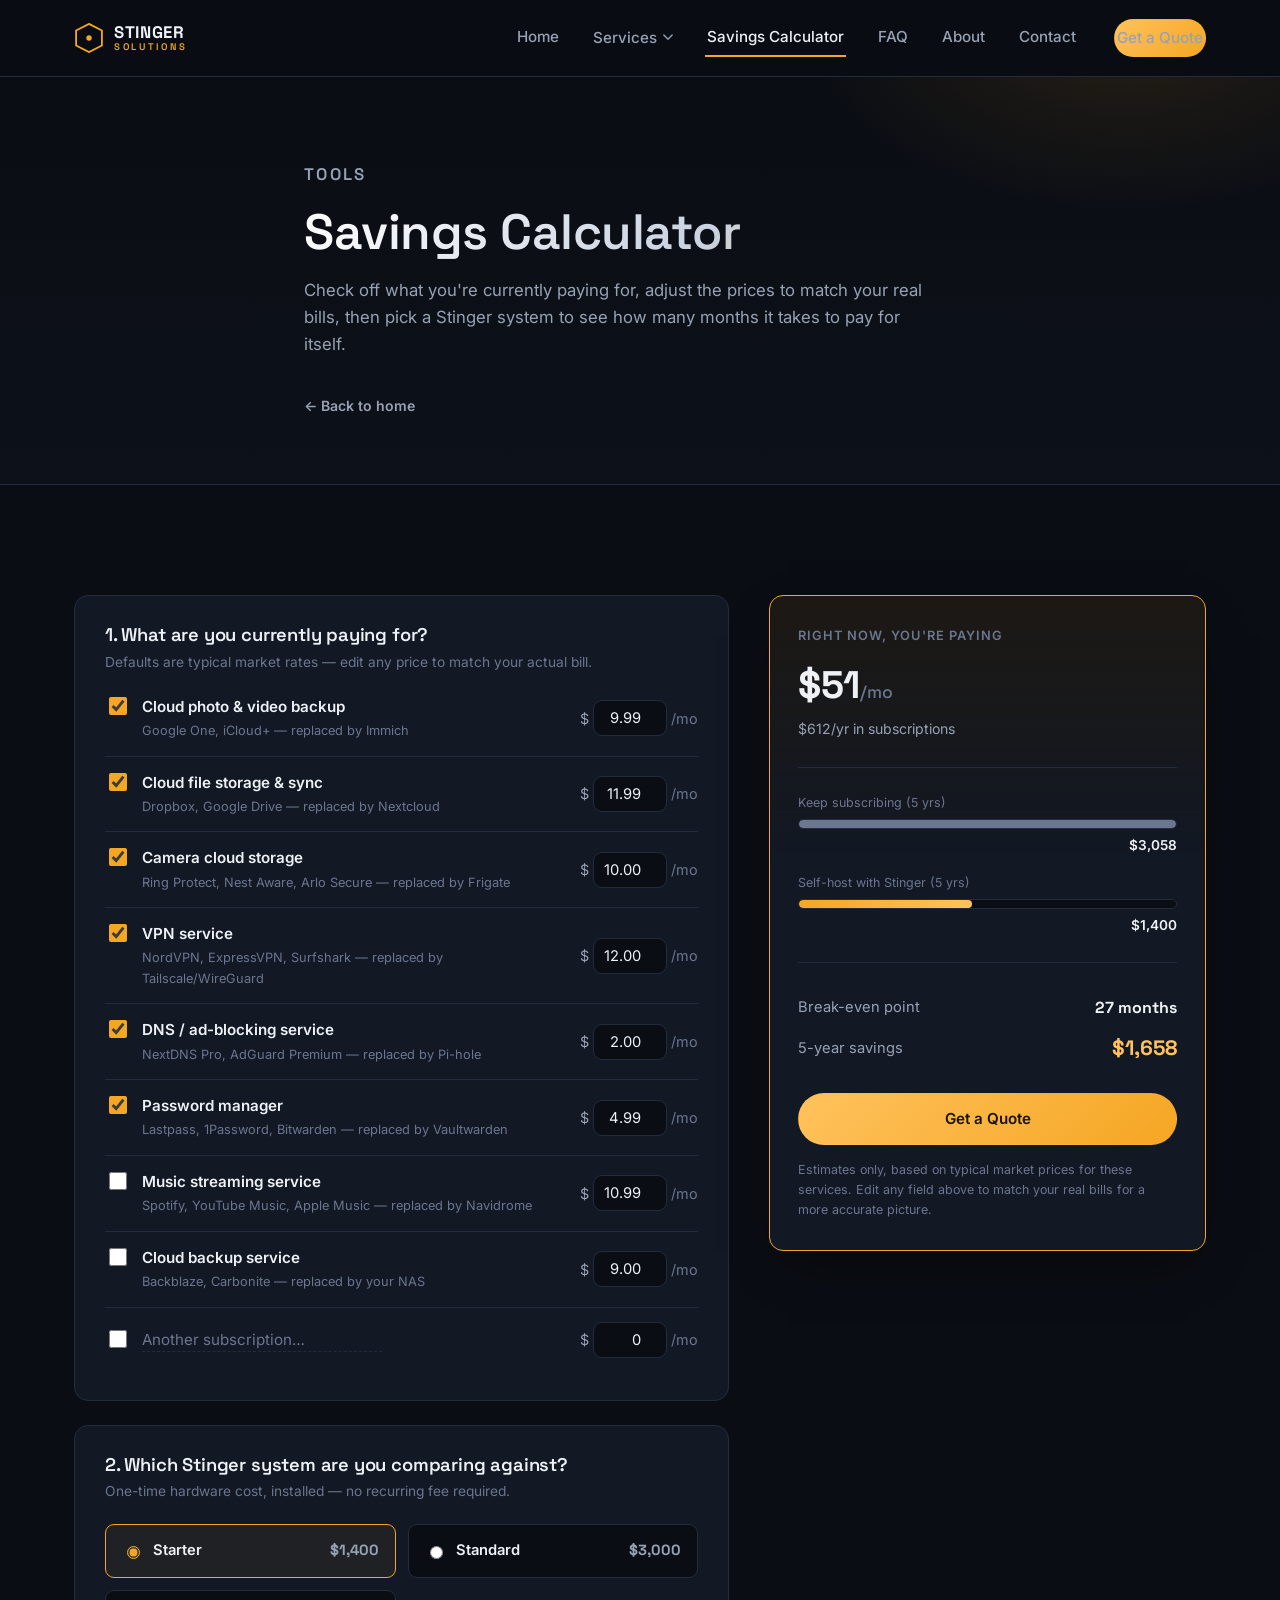
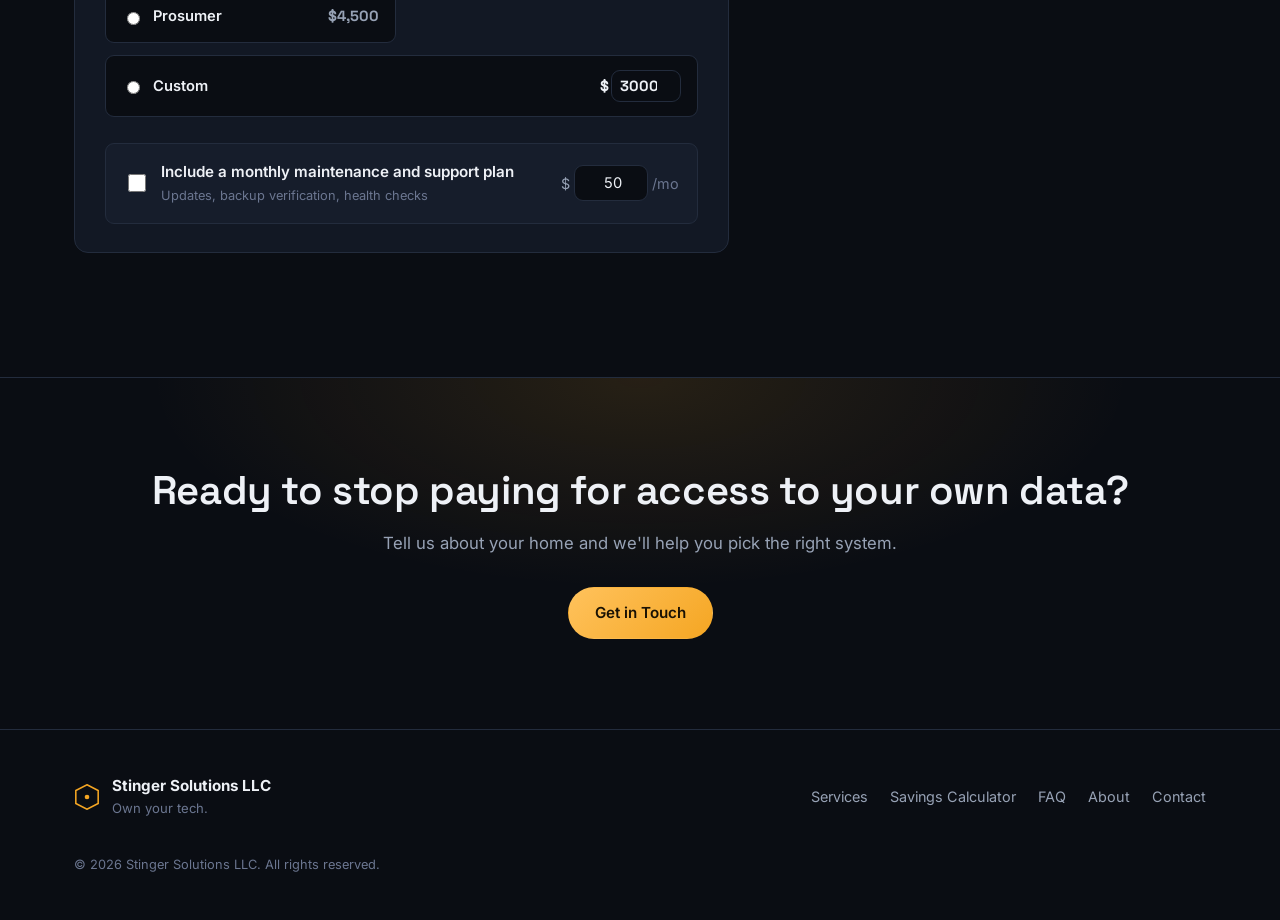
<file: savings-calculator.html>
<!DOCTYPE html>
<html lang="en">
<head>
<meta charset="UTF-8">
<meta name="viewport" content="width=device-width, initial-scale=1.0">
<title>Savings Calculator | Stinger Solutions LLC</title>
<meta name="description" content="See how much your household is paying for cloud photo storage, file sync, camera cloud storage, VPN, and backup subscriptions — and how many months it takes a self-hosted Stinger system to pay for itself.">
<link rel="icon" href="data:image/svg+xml,%3Csvg xmlns='http://www.w3.org/2000/svg' viewBox='0 0 100 100'%3E%3Cpolygon points='50,3 93,25 93,75 50,97 7,75 7,25' fill='%230b0f17' stroke='%23f5a623' stroke-width='5'/%3E%3Ccircle cx='50' cy='50' r='10' fill='%23f5a623'/%3E%3C/svg%3E">
<link rel="preconnect" href="https://fonts.googleapis.com">
<link rel="preconnect" href="https://fonts.gstatic.com" crossorigin>
<link href="https://fonts.googleapis.com/css2?family=Space+Grotesk:wght@500;600;700&family=Inter:wght@400;500;600;700&display=swap" rel="stylesheet">
<link rel="stylesheet" href="https://cdnjs.cloudflare.com/ajax/libs/font-awesome/6.4.2/css/all.min.css">
<link rel="stylesheet" href="css/styles.css">
</head>
<body>

<div class="skip-link"><a href="#main">Skip to content</a></div>

<header class="site-header" id="top">
  <div class="wrap header-inner">
    <a class="brand" href="index.html" aria-label="Stinger Solutions home">
      <svg class="brand-mark" viewBox="0 0 100 100" aria-hidden="true">
        <polygon points="50,3 93,25 93,75 50,97 7,75 7,25" fill="none" stroke="currentColor" stroke-width="6"/>
        <circle cx="50" cy="50" r="9" fill="currentColor"/>
      </svg>
      <span class="brand-text">STINGER<span class="brand-sub">SOLUTIONS</span></span>
    </a>

    <nav class="main-nav" id="main-nav">
      <a href="index.html">Home</a>

      <div class="nav-item has-dropdown">
        <button type="button" class="dropdown-toggle" id="servicesToggle" aria-haspopup="true" aria-expanded="false" aria-controls="servicesDropdown">
          Services
          <svg class="caret" viewBox="0 0 12 8" aria-hidden="true"><path d="M1 1l5 5 5-5" fill="none" stroke="currentColor" stroke-width="1.6" stroke-linecap="round" stroke-linejoin="round"/></svg>
        </button>
        <div class="dropdown-panel" id="servicesDropdown">
          <div class="dropdown-panel-inner">
            <div class="dropdown-col">
              <p class="dropdown-heading">Hardware</p>
              <a href="home-server-systems.html">Home Server Systems</a>
              <a href="camera-security.html">Camera &amp; Security</a>
              <!-- <a href="networking.html">Networking</a> -->
              <a href="maintenance-plans.html">Maintenance Plans</a>
            </div>
            <div class="dropdown-col">
              <p class="dropdown-heading">Software</p>
              <a href="custom-software.html">Custom Software Development</a>
            </div>
          </div>
        </div>
      </div>

      <a href="savings-calculator.html">Savings Calculator</a>
      <a href="faq.html">FAQ</a>
      <a href="about.html">About</a>
      <a href="contact.html">Contact</a>
      <a href="contact.html" class="btn btn-primary nav-cta">Get a Quote</a>
    </nav>

    <button class="nav-toggle" id="navToggle" aria-label="Toggle menu" aria-expanded="false" aria-controls="main-nav">
      <span></span><span></span><span></span>
    </button>
  </div>
</header>

<main id="main">

  <!-- ============ PAGE HERO ============ -->
  <section class="page-hero">
    <div class="wrap page-hero-inner">
      <p class="eyebrow">Tools</p>
      <h1>Savings Calculator</h1>
      <p>Check off what you're currently paying for, adjust the prices to match your real bills, then pick a Stinger system to see how many months it takes to pay for itself.</p>
      <a href="index.html" class="link-arrow back-link">&larr; Back to home</a>
    </div>
  </section>

  <!-- ============ CALCULATOR ============ -->
  <section class="services">
    <div class="wrap">
      <div class="calc-grid">

        <div class="calc-form">

          <div class="calc-fieldset">
            <h3>1. What are you currently paying for?</h3>
            <p class="calc-fieldset-sub">Defaults are typical market rates &mdash; edit any price to match your actual bill.</p>

            <div class="calc-item">
              <label class="calc-check">
                <input type="checkbox" class="calc-sub-check" checked data-name="Cloud photo &amp; video backup">
                <span>
                  <strong>Cloud photo &amp; video backup</strong>
                  <small>Google One, iCloud+ &mdash; replaced by Immich</small>
                </span>
              </label>
              <div class="calc-price">
                <span>$</span>
                <input type="number" class="calc-sub-price" value="9.99" min="0" step="0.01" inputmode="decimal" aria-label="Monthly cost for cloud photo and video backup">
                <span class="calc-per">/mo</span>
              </div>
            </div>

            <div class="calc-item">
              <label class="calc-check">
                <input type="checkbox" class="calc-sub-check" checked data-name="Cloud file storage &amp; sync">
                <span>
                  <strong>Cloud file storage &amp; sync</strong>
                  <small>Dropbox, Google Drive &mdash; replaced by Nextcloud</small>
                </span>
              </label>
              <div class="calc-price">
                <span>$</span>
                <input type="number" class="calc-sub-price" value="11.99" min="0" step="0.01" inputmode="decimal" aria-label="Monthly cost for cloud file storage and sync">
                <span class="calc-per">/mo</span>
              </div>
            </div>

            <div class="calc-item">
              <label class="calc-check">
                <input type="checkbox" class="calc-sub-check" checked data-name="Camera cloud storage">
                <span>
                  <strong>Camera cloud storage</strong>
                  <small>Ring Protect, Nest Aware, Arlo Secure &mdash; replaced by Frigate</small>
                </span>
              </label>
              <div class="calc-price">
                <span>$</span>
                <input type="number" class="calc-sub-price" value="10.00" min="0" step="0.01" inputmode="decimal" aria-label="Monthly cost for camera cloud storage">
                <span class="calc-per">/mo</span>
              </div>
            </div>

            <div class="calc-item">
              <label class="calc-check">
                <input type="checkbox" class="calc-sub-check" checked data-name="VPN service">
                <span>
                  <strong>VPN service</strong>
                  <small>NordVPN, ExpressVPN, Surfshark &mdash; replaced by Tailscale/WireGuard</small>
                </span>
              </label>
              <div class="calc-price">
                <span>$</span>
                <input type="number" class="calc-sub-price" value="12.00" min="0" step="0.01" inputmode="decimal" aria-label="Monthly cost for VPN service">
                <span class="calc-per">/mo</span>
              </div>
            </div>

            <div class="calc-item">
              <label class="calc-check">
                <input type="checkbox" class="calc-sub-check" checked data-name="DNS / ad-blocking service">
                <span>
                  <strong>DNS / ad-blocking service</strong>
                  <small>NextDNS Pro, AdGuard Premium &mdash; replaced by Pi-hole</small>
                </span>
              </label>
              <div class="calc-price">
                <span>$</span>
                <input type="number" class="calc-sub-price" value="2.00" min="0" step="0.01" inputmode="decimal" aria-label="Monthly cost for DNS or ad-blocking service">
                <span class="calc-per">/mo</span>
              </div>
            </div>

            <div class="calc-item">
              <label class="calc-check">
                <input type="checkbox" class="calc-sub-check" checked data-name="Password manager">
                <span>
                  <strong>Password manager</strong>
                  <small>Lastpass, 1Password, Bitwarden &mdash; replaced by Vaultwarden</small>
                </span>
              </label>
              <div class="calc-price">
                <span>$</span>
                <input type="number" class="calc-sub-price" value="4.99" min="0" step="0.01" inputmode="decimal" aria-label="Monthly cost for password manager">
                <span class="calc-per">/mo</span>
              </div>
            </div>

            <div class="calc-item">
              <label class="calc-check">
                <input type="checkbox" class="calc-sub-check" data-name="Music streaming service">
                <span>
                  <strong>Music streaming service</strong>
                  <small>Spotify, YouTube Music, Apple Music &mdash; replaced by Navidrome</small>
                </span>
              </label>
              <div class="calc-price">
                <span>$</span>
                <input type="number" class="calc-sub-price" value="10.99" min="0" step="0.01" inputmode="decimal" aria-label="Monthly cost for music streaming service">
                <span class="calc-per">/mo</span>
              </div>
            </div>

            <div class="calc-item">
              <label class="calc-check">
                <input type="checkbox" class="calc-sub-check" data-name="Cloud backup service">
                <span>
                  <strong>Cloud backup service</strong>
                  <small>Backblaze, Carbonite &mdash; replaced by your NAS</small>
                </span>
              </label>
              <div class="calc-price">
                <span>$</span>
                <input type="number" class="calc-sub-price" value="9.00" min="0" step="0.01" inputmode="decimal" aria-label="Monthly cost for cloud backup service">
                <span class="calc-per">/mo</span>
              </div>
            </div>

            <div class="calc-item calc-item-custom">
              <label class="calc-check">
                <input type="checkbox" class="calc-sub-check" id="calcCustomCheck">
                <span>
                  <input type="text" class="calc-custom-name" placeholder="Another subscription&hellip;" aria-label="Custom subscription name" data-name="Other subscription">
                </span>
              </label>
              <div class="calc-price">
                <span>$</span>
                <input type="number" class="calc-sub-price" value="0" min="0" step="0.01" inputmode="decimal" aria-label="Monthly cost for other subscription">
                <span class="calc-per">/mo</span>
              </div>
            </div>
          </div>

          <div class="calc-fieldset">
            <h3>2. Which Stinger system are you comparing against?</h3>
            <p class="calc-fieldset-sub">One-time hardware cost, installed &mdash; no recurring fee required.</p>

            <div class="calc-tiers">
              <label class="calc-tier">
                <input type="radio" name="calcTier" class="calc-tier-radio" value="1400" checked>
                <span class="calc-tier-name">Starter</span>
                <span class="calc-tier-price">$1,400</span>
              </label>
              <label class="calc-tier">
                <input type="radio" name="calcTier" class="calc-tier-radio" value="3000">
                <span class="calc-tier-name">Standard</span>
                <span class="calc-tier-price">$3,000</span>
              </label>
              <label class="calc-tier">
                <input type="radio" name="calcTier" class="calc-tier-radio" value="4500">
                <span class="calc-tier-name">Prosumer</span>
                <span class="calc-tier-price">$4,500</span>
              </label>
              <label class="calc-tier calc-tier-custom">
                <input type="radio" name="calcTier" class="calc-tier-radio" value="custom">
                <span class="calc-tier-name">Custom</span>
                <span class="calc-tier-price calc-tier-price-custom">
                  $<input type="number" id="calcCustomTierPrice" value="3000" min="0" step="50" aria-label="Custom one-time system cost">
                </span>
              </label>
            </div>

            <label class="calc-check calc-maint-check">
              <input type="checkbox" id="calcMaintCheck">
              <span>
                <strong>Include a monthly maintenance and support plan</strong>
                <small>Updates, backup verification, health checks</small>
              </span>
              <div class="calc-price">
                <span>$</span>
                <input type="number" id="calcMaintPrice" value="50" min="0" step="1" aria-label="Monthly maintenance plan cost">
                <span class="calc-per">/mo</span>
              </div>
            </label>
          </div>

        </div>

        <aside class="calc-summary">
          <div class="calc-summary-inner">
            <p class="calc-summary-label">Right now, you're paying</p>
            <p class="calc-summary-big"><span id="calcMonthlyTotal">$0</span><span class="calc-summary-unit">/mo</span></p>
            <p class="calc-summary-sub"><span id="calcAnnualTotal">$0</span>/yr in subscriptions</p>

            <div class="calc-summary-divider"></div>

            <div class="calc-bars" aria-hidden="true">
              <div class="calc-bar-row">
                <span class="calc-bar-label">Keep subscribing (5 yrs)</span>
                <div class="calc-bar-track"><div class="calc-bar-fill calc-bar-sub" id="calcBarSub" style="width:0%"></div></div>
                <span class="calc-bar-value" id="calcBarSubValue">$0</span>
              </div>
              <div class="calc-bar-row">
                <span class="calc-bar-label">Self-host with Stinger (5 yrs)</span>
                <div class="calc-bar-track"><div class="calc-bar-fill calc-bar-stinger" id="calcBarStinger" style="width:0%"></div></div>
                <span class="calc-bar-value" id="calcBarStingerValue">$0</span>
              </div>
            </div>

            <div class="calc-summary-divider"></div>

            <div class="calc-result-row">
              <span>Break-even point</span>
              <strong id="calcBreakeven">&mdash;</strong>
            </div>
            <div class="calc-result-row calc-result-highlight">
              <span>5-year savings</span>
              <strong id="calcFiveYearSavings">$0</strong>
            </div>

            <a href="contact.html" class="btn btn-primary btn-block calc-summary-cta">Get a Quote</a>
            <p class="calc-disclaimer">Estimates only, based on typical market prices for these services. Edit any field above to match your real bills for a more accurate picture.</p>
          </div>
        </aside>

      </div>
    </div>
  </section>

  <!-- ============ CTA BAND ============ -->
  <section class="cta-band">
    <div class="wrap">
      <h2>Ready to stop paying for access to your own data?</h2>
      <p>Tell us about your home and we'll help you pick the right system.</p>
      <a href="contact.html" class="btn btn-primary">Get in Touch</a>
    </div>
  </section>

</main>

<footer class="site-footer">
  <div class="wrap footer-inner">
    <div class="footer-brand">
      <svg class="brand-mark" viewBox="0 0 100 100" aria-hidden="true">
        <polygon points="50,3 93,25 93,75 50,97 7,75 7,25" fill="none" stroke="currentColor" stroke-width="6"/>
        <circle cx="50" cy="50" r="9" fill="currentColor"/>
      </svg>
      <div>
        <p class="footer-name">Stinger Solutions LLC</p>
        <p class="footer-tag">Own your tech.</p>
      </div>
    </div>
    <nav class="footer-nav">
      <a href="services.html">Services</a>
      <a href="savings-calculator.html">Savings Calculator</a>
      <a href="faq.html">FAQ</a>
      <a href="about.html">About</a>
      <a href="contact.html">Contact</a>
    </nav>
    <p class="footer-copy">&copy; <span id="year"></span> Stinger Solutions LLC. All rights reserved.</p>
  </div>
</footer>

<script src="js/main.js"></script>
<script src="js/calculator.js"></script>
</body>
</html>
</file>
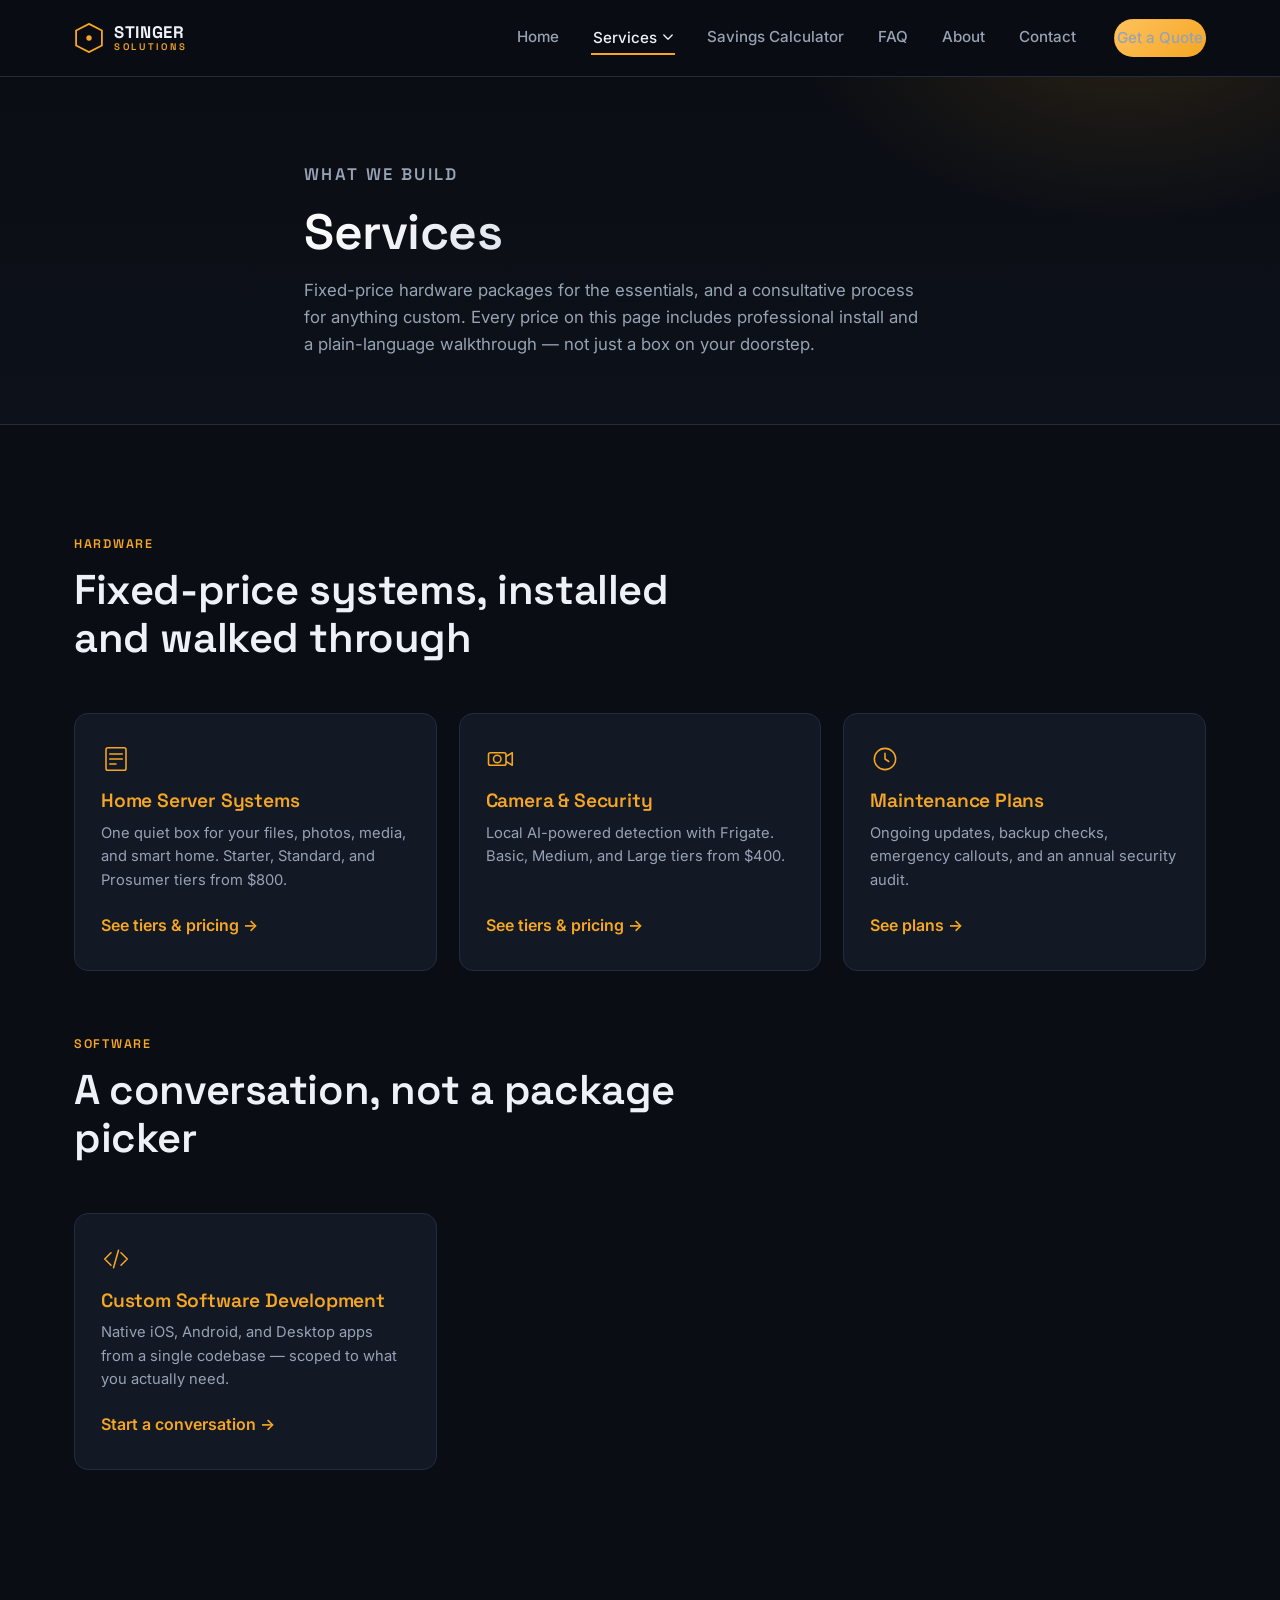
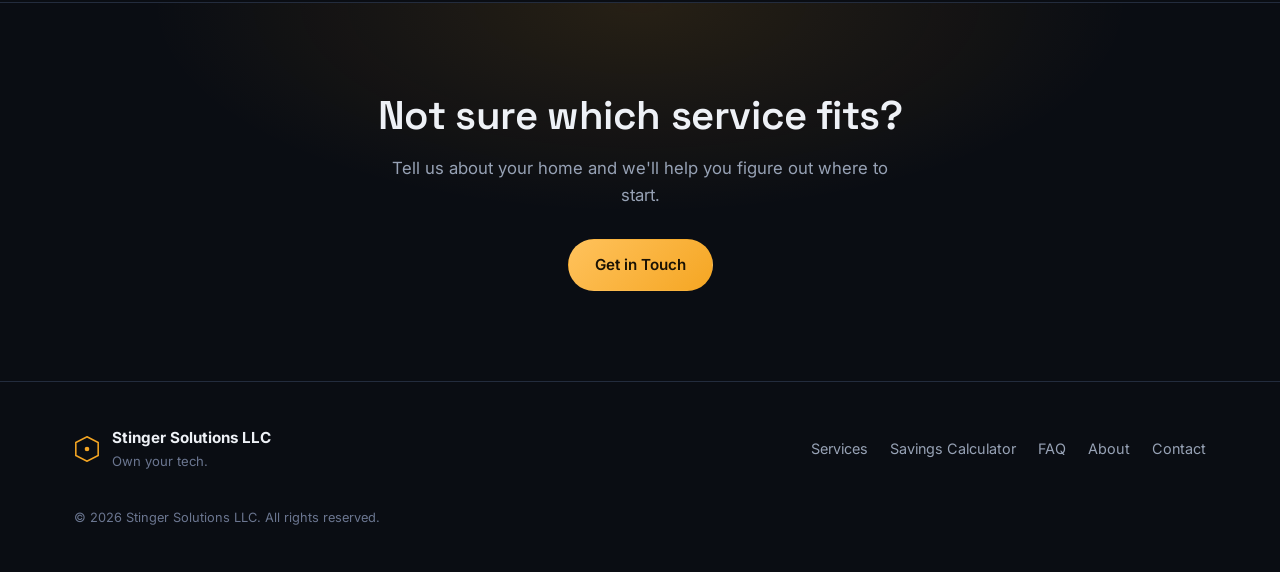
<file: services.html>
<!DOCTYPE html>
<html lang="en">
<head>
<meta charset="UTF-8">
<meta name="viewport" content="width=device-width, initial-scale=1.0">
<title>Services | Stinger Solutions LLC</title>
<meta name="description" content="Home Server Systems, Camera & Security, Networking, Custom Software, and Maintenance Plans — fixed-price hardware tiers and consultative custom software from Stinger Solutions.">
<link rel="icon" href="data:image/svg+xml,%3Csvg xmlns='http://www.w3.org/2000/svg' viewBox='0 0 100 100'%3E%3Cpolygon points='50,3 93,25 93,75 50,97 7,75 7,25' fill='%230b0f17' stroke='%23f5a623' stroke-width='5'/%3E%3Ccircle cx='50' cy='50' r='10' fill='%23f5a623'/%3E%3C/svg%3E">
<link rel="preconnect" href="https://fonts.googleapis.com">
<link rel="preconnect" href="https://fonts.gstatic.com" crossorigin>
<link href="https://fonts.googleapis.com/css2?family=Space+Grotesk:wght@500;600;700&family=Inter:wght@400;500;600;700&display=swap" rel="stylesheet">
<link rel="stylesheet" href="https://cdnjs.cloudflare.com/ajax/libs/font-awesome/6.4.2/css/all.min.css">
<link rel="stylesheet" href="css/styles.css">
</head>
<body>

<div class="skip-link"><a href="#main">Skip to content</a></div>

<header class="site-header" id="top">
  <div class="wrap header-inner">
    <a class="brand" href="index.html" aria-label="Stinger Solutions home">
      <svg class="brand-mark" viewBox="0 0 100 100" aria-hidden="true">
        <polygon points="50,3 93,25 93,75 50,97 7,75 7,25" fill="none" stroke="currentColor" stroke-width="6"/>
        <circle cx="50" cy="50" r="9" fill="currentColor"/>
      </svg>
      <span class="brand-text">STINGER<span class="brand-sub">SOLUTIONS</span></span>
    </a>

    <nav class="main-nav" id="main-nav">
      <a href="index.html">Home</a>

      <div class="nav-item has-dropdown">
        <button type="button" class="dropdown-toggle" id="servicesToggle" aria-haspopup="true" aria-expanded="false" aria-controls="servicesDropdown">
          Services
          <svg class="caret" viewBox="0 0 12 8" aria-hidden="true"><path d="M1 1l5 5 5-5" fill="none" stroke="currentColor" stroke-width="1.6" stroke-linecap="round" stroke-linejoin="round"/></svg>
        </button>
        <div class="dropdown-panel" id="servicesDropdown">
          <div class="dropdown-panel-inner">
            <div class="dropdown-col">
              <p class="dropdown-heading">Hardware</p>
              <a href="home-server-systems.html">Home Server Systems</a>
              <a href="camera-security.html">Camera &amp; Security</a>
              <!-- <a href="networking.html">Networking</a> -->
              <a href="maintenance-plans.html">Maintenance Plans</a>
            </div>
            <div class="dropdown-col">
              <p class="dropdown-heading">Software</p>
              <a href="custom-software.html">Custom Software Development</a>
            </div>
          </div>
        </div>
      </div>

      <a href="savings-calculator.html">Savings Calculator</a>
      <a href="faq.html">FAQ</a>
      <a href="about.html">About</a>
      <a href="contact.html">Contact</a>
      <a href="contact.html" class="btn btn-primary nav-cta">Get a Quote</a>
    </nav>

    <button class="nav-toggle" id="navToggle" aria-label="Toggle menu" aria-expanded="false" aria-controls="main-nav">
      <span></span><span></span><span></span>
    </button>
  </div>
</header>

<main id="main">

  <!-- ============ PAGE HERO ============ -->
  <section class="page-hero">
    <div class="wrap page-hero-inner">
      <p class="eyebrow">What we build</p>
      <h1>Services</h1>
      <p>Fixed-price hardware packages for the essentials, and a consultative process for anything custom. Every price on this page includes professional install and a plain-language walkthrough — not just a box on your doorstep.</p>
    </div>
  </section>

  <!-- ============ SERVICES OVERVIEW ============ -->
  <section class="services">
    <div class="wrap">

      <div class="section-head">
        <p class="eyebrow">Hardware</p>
        <h2>Fixed-price systems, installed and walked through</h2>
      </div>
      <div class="teaser-grid">
        <a href="home-server-systems.html" class="teaser-card">
          <svg viewBox="0 0 48 48" class="teaser-icon"><rect x="8" y="6" width="32" height="36" rx="3" fill="none" stroke="currentColor" stroke-width="2.5"/><path d="M14 16h20M14 24h20M14 32h10" stroke="currentColor" stroke-width="2.5" stroke-linecap="round"/></svg>
          <h3>Home Server Systems</h3>
          <p>One quiet box for your files, photos, media, and smart home. Starter, Standard, and Prosumer tiers from $800.</p>
          <span class="link-arrow">See tiers &amp; pricing &rarr;</span>
        </a>
        <a href="camera-security.html" class="teaser-card">
          <svg viewBox="0 0 48 48" class="teaser-icon"><rect x="4" y="14" width="28" height="20" rx="3" fill="none" stroke="currentColor" stroke-width="2.5"/><circle cx="18" cy="24" r="6" fill="none" stroke="currentColor" stroke-width="2.5"/><path d="M32 20l10-6v20l-10-6" fill="none" stroke="currentColor" stroke-width="2.5" stroke-linejoin="round"/></svg>
          <h3>Camera &amp; Security</h3>
          <p>Local AI-powered detection with Frigate. Basic, Medium, and Large tiers from $400.</p>
          <span class="link-arrow">See tiers &amp; pricing &rarr;</span>
        </a>
        <!--
        <a href="networking.html" class="teaser-card">
          <svg viewBox="0 0 48 48" class="teaser-icon"><circle cx="24" cy="10" r="4" fill="none" stroke="currentColor" stroke-width="2.5"/><circle cx="10" cy="38" r="4" fill="none" stroke="currentColor" stroke-width="2.5"/><circle cx="38" cy="38" r="4" fill="none" stroke="currentColor" stroke-width="2.5"/><path d="M24 14v10M24 24 12 34M24 24l12 10" fill="none" stroke="currentColor" stroke-width="2.5" stroke-linecap="round"/></svg>
          <h3>Networking</h3>
          <p>Open-source routers and wired access points by default — with an honest fallback to mesh when you need it.</p>
          <span class="link-arrow">See our approach &rarr;</span>
        </a>
        -->
        <a href="maintenance-plans.html" class="teaser-card">
          <svg viewBox="0 0 48 48" class="teaser-icon"><circle cx="24" cy="24" r="17" fill="none" stroke="currentColor" stroke-width="2.5"/><path d="M24 15v9l6 4" fill="none" stroke="currentColor" stroke-width="2.5" stroke-linecap="round" stroke-linejoin="round"/></svg>
          <h3>Maintenance Plans</h3>
          <p>Ongoing updates, backup checks, emergency callouts, and an annual security audit.</p>
          <span class="link-arrow">See plans &rarr;</span>
        </a>
      </div>

      <div class="section-head section-head-spaced">
        <p class="eyebrow">Software</p>
        <h2>A conversation, not a package picker</h2>
      </div>
      <div class="teaser-grid">
        <a href="custom-software.html" class="teaser-card">
          <svg viewBox="0 0 48 48" class="teaser-icon"><path d="M16 14 6 24l10 10M32 14l10 10-10 10M28 10l-8 28" fill="none" stroke="currentColor" stroke-width="2.5" stroke-linecap="round" stroke-linejoin="round"/></svg>
          <h3>Custom Software Development</h3>
          <p>Native iOS, Android, and Desktop apps from a single codebase — scoped to what you actually need.</p>
          <span class="link-arrow">Start a conversation &rarr;</span>
        </a>
      </div>

    </div>
  </section>

  <!-- ============ CTA BAND ============ -->
  <section class="cta-band">
    <div class="wrap">
      <h2>Not sure which service fits?</h2>
      <p>Tell us about your home and we'll help you figure out where to start.</p>
      <a href="contact.html" class="btn btn-primary">Get in Touch</a>
    </div>
  </section>

</main>

<footer class="site-footer">
  <div class="wrap footer-inner">
    <div class="footer-brand">
      <svg class="brand-mark" viewBox="0 0 100 100" aria-hidden="true">
        <polygon points="50,3 93,25 93,75 50,97 7,75 7,25" fill="none" stroke="currentColor" stroke-width="6"/>
        <circle cx="50" cy="50" r="9" fill="currentColor"/>
      </svg>
      <div>
        <p class="footer-name">Stinger Solutions LLC</p>
        <p class="footer-tag">Own your tech.</p>
      </div>
    </div>
    <nav class="footer-nav">
      <a href="services.html">Services</a>
      <a href="savings-calculator.html">Savings Calculator</a>
      <a href="faq.html">FAQ</a>
      <a href="about.html">About</a>
      <a href="contact.html">Contact</a>
    </nav>
    <p class="footer-copy">&copy; <span id="year"></span> Stinger Solutions LLC. All rights reserved.</p>
  </div>
</footer>

<script src="js/main.js"></script>
</body>
</html>
</file>
<file: css/styles.css>
/* ==========================================================================
   Stinger Solutions LLC — stylesheet
   ========================================================================== */

:root {
  --bg: #0a0d13;
  --bg-alt: #0d1119;
  --surface: #121824;
  --surface-2: #161d2b;
  --border: #232c3d;
  --text: #eef1f6;
  --text-mute: #97a2b5;
  --text-dim: #6b7690;
  --accent: #f5a623;
  --accent-2: #ffc25c;
  --accent-ink: #1a1204;
  --teal: #45c9c9;
  --danger: #e0693f;
  --radius: 14px;
  --radius-sm: 9px;
  --shadow: 0 20px 50px -20px rgba(0,0,0,0.6);
  --maxw: 1180px;
  --font-body: 'Inter', -apple-system, BlinkMacSystemFont, 'Segoe UI', sans-serif;
  --font-head: 'Space Grotesk', 'Inter', sans-serif;
}

* { box-sizing: border-box; }
html { scroll-behavior: smooth; }

body {
  margin: 0;
  background: var(--bg);
  color: var(--text);
  font-family: var(--font-body);
  font-size: 16px;
  line-height: 1.6;
  -webkit-font-smoothing: antialiased;
}

img { max-width: 100%; display: block; }

h1, h2, h3, h4 {
  font-family: var(--font-head);
  font-weight: 600;
  line-height: 1.15;
  margin: 0 0 0.5em;
  letter-spacing: -0.01em;
}

p { margin: 0 0 1em; color: var(--text-mute); }
p:last-child { margin-bottom: 0; }

a { color: var(--accent); text-decoration: none; }

.wrap {
  max-width: var(--maxw);
  margin: 0 auto;
  padding: 0 24px;
}

.eyebrow {
  font-family: var(--font-head);
  text-transform: uppercase;
  letter-spacing: 0.14em;
  font-size: 0.78rem;
  color: var(--accent);
  font-weight: 600;
  margin: 0 0 0.9em;
}

.skip-link a {
  position: absolute;
  left: -999px;
  top: 0;
  background: var(--accent);
  color: var(--accent-ink);
  padding: 10px 16px;
  z-index: 1000;
}
.skip-link a:focus { left: 12px; top: 12px; }

/* ---------- buttons ---------- */
.btn {
  display: inline-flex;
  align-items: center;
  justify-content: center;
  gap: 8px;
  padding: 13px 26px;
  border-radius: 999px;
  font-weight: 600;
  font-size: 0.95rem;
  border: 1px solid transparent;
  cursor: pointer;
  transition: transform 0.15s ease, background 0.15s ease, border-color 0.15s ease, color 0.15s ease;
  font-family: var(--font-body);
}
.btn:hover { transform: translateY(-1px); }

.btn-primary {
  background: linear-gradient(135deg, var(--accent-2), var(--accent));
  color: var(--accent-ink);
}
.btn-primary:hover { filter: brightness(1.05); }

.btn-ghost {
  background: transparent;
  color: var(--text);
  border-color: var(--border);
}
.btn-ghost:hover { border-color: var(--accent); color: var(--accent); }

.btn-outline {
  background: transparent;
  color: var(--accent);
  border-color: var(--accent);
}
.btn-outline:hover { background: rgba(245,166,35,0.1); }

.btn-block { width: 100%; }

.link-arrow {
  display: inline-block;
  margin-top: 1.2em;
  font-weight: 600;
  border-bottom: 1px solid transparent;
}
.link-arrow:hover { border-color: currentColor; }

/* ---------- header ---------- */
.site-header {
  position: sticky;
  top: 0;
  z-index: 100;
  background: rgba(10,13,19,0.85);
  backdrop-filter: blur(10px);
  border-bottom: 1px solid var(--border);
}

.header-inner {
  display: flex;
  align-items: center;
  gap: 24px;
  height: 76px;
}

.brand {
  display: flex;
  align-items: center;
  gap: 10px;
  color: var(--text);
  margin-right: auto;
}

.brand-mark { width: 30px; height: 30px; color: var(--accent); flex-shrink: 0; }

.brand-text {
  font-family: var(--font-head);
  font-weight: 700;
  letter-spacing: 0.04em;
  font-size: 1.05rem;
  line-height: 1.1;
  display: flex;
  flex-direction: column;
}
.brand-sub {
  font-size: 0.6rem;
  letter-spacing: 0.28em;
  color: var(--accent);
  font-weight: 600;
}

.main-nav {
  display: flex;
  align-items: center;
  gap: 30px;
}
.main-nav a,
.dropdown-toggle {
  color: var(--text-mute);
  font-weight: 500;
  font-size: 0.95rem;
  padding: 6px 2px;
  border-bottom: 2px solid transparent;
}
.main-nav a:hover, .main-nav a.active,
.dropdown-toggle:hover, .dropdown-toggle.active { color: var(--text); border-color: var(--accent); }

.nav-cta {
  white-space: nowrap;
  border-bottom: none !important;
  margin-left: 6px;
}

/* ---------- services dropdown ---------- */
.nav-item { position: relative; }
.dropdown-toggle {
  display: flex;
  align-items: center;
  gap: 6px;
  background: transparent;
  border: none;
  border-bottom: 2px solid transparent;
  font-family: var(--font-body);
  cursor: pointer;
}
.dropdown-toggle .caret {
  width: 10px;
  height: 7px;
  transition: transform 0.15s ease;
}
.nav-item:hover .caret,
.nav-item.open .caret { transform: rotate(180deg); }

/* Panel sits flush against the toggle (top: 100%, no gap) so the mouse
   never leaves .nav-item's hoverable area while crossing to it. The visual
   gap is padding-top on this invisible outer box; the actual card is the
   inner wrapper, which is what gets the background/border/shadow. */
.dropdown-panel {
  display: none;
  position: absolute;
  top: 100%;
  left: 50%;
  transform: translateX(-50%);
  padding-top: 16px;
  z-index: 60;
}
.nav-item:hover .dropdown-panel,
.nav-item.open .dropdown-panel { display: block; }

.dropdown-panel-inner {
  display: flex;
  gap: 30px;
  background: var(--surface);
  border: 1px solid var(--border);
  border-radius: var(--radius);
  padding: 22px 26px;
  box-shadow: var(--shadow);
  min-width: 420px;
}
.dropdown-col { display: flex; flex-direction: column; gap: 2px; min-width: 190px; }
.dropdown-heading {
  font-family: var(--font-head);
  font-size: 0.72rem;
  text-transform: uppercase;
  letter-spacing: 0.1em;
  color: var(--accent);
  font-weight: 700;
  margin: 0 0 8px;
}
.dropdown-col a {
  color: var(--text-mute);
  font-size: 0.92rem;
  font-weight: 500;
  padding: 8px 8px;
  border-radius: 7px;
  border-bottom: none;
}
.dropdown-col a:hover { color: var(--text); background: var(--surface-2); }

.nav-toggle {
  display: none;
  flex-direction: column;
  justify-content: center;
  gap: 5px;
  width: 38px;
  height: 38px;
  background: transparent;
  border: 1px solid var(--border);
  border-radius: 8px;
  cursor: pointer;
}
.nav-toggle span {
  display: block;
  height: 2px;
  width: 18px;
  margin: 0 auto;
  background: var(--text);
  transition: transform .2s ease, opacity .2s ease;
}

/* ---------- hero ---------- */
.hero {
  position: relative;
  overflow: hidden;
  padding: 100px 0 140px;
}

.hero-bg {
  position: absolute;
  inset: 0;
  background:
    radial-gradient(600px 400px at 85% -10%, rgba(245,166,35,0.16), transparent 60%),
    radial-gradient(500px 500px at 0% 10%, rgba(69,201,201,0.10), transparent 60%),
    linear-gradient(180deg, var(--bg) 0%, var(--bg-alt) 100%);
  z-index: 0;
}
.hero-bg::after {
  content: "";
  position: absolute;
  inset: 0;
  background-image:
    linear-gradient(rgba(255,255,255,0.035) 1px, transparent 1px),
    linear-gradient(90deg, rgba(255,255,255,0.035) 1px, transparent 1px);
  background-size: 42px 42px;
  mask-image: radial-gradient(ellipse 70% 60% at 60% 20%, black, transparent);
}

.hero-inner { position: relative; z-index: 1; max-width: 760px; }

.hero h1 {
  font-size: clamp(2.6rem, 6vw, 4.4rem);
  margin-bottom: 0.28em;
  background: linear-gradient(135deg, #ffffff, #c9d2e0 60%, var(--accent-2));
  -webkit-background-clip: text;
  background-clip: text;
  -webkit-text-fill-color: transparent;
}

.hero-sub {
  font-size: 1.18rem;
  max-width: 620px;
  color: var(--text-mute);
}
.hero-sub em { color: var(--accent-2); font-style: normal; }

.hero-actions {
  display: flex;
  gap: 16px;
  margin-top: 2.1em;
  flex-wrap: wrap;
}

.hero-stack {
  margin-top: 4.5rem;
  display: grid;
  grid-template-columns: repeat(4, minmax(0,1fr));
  gap: 14px;
  max-width: 980px;
}
.stack-card {
  background: rgba(18,24,36,0.7);
  border: 1px solid var(--border);
  border-radius: var(--radius-sm);
  padding: 14px 16px;
  font-size: 0.85rem;
  color: var(--text-mute);
  display: flex;
  align-items: center;
  gap: 10px;
  backdrop-filter: blur(6px);
}
.sc-dot {
  width: 8px; height: 8px; border-radius: 50%;
  background: var(--accent);
  flex-shrink: 0;
  box-shadow: 0 0 10px var(--accent);
}
.sc2 .sc-dot { background: var(--teal); box-shadow: 0 0 10px var(--teal); }
.sc3 .sc-dot { background: var(--accent-2); box-shadow: 0 0 10px var(--accent-2); }
.sc4 .sc-dot { background: var(--teal); box-shadow: 0 0 10px var(--teal); }

/* ---------- philosophy strip ---------- */
.philosophy {
  border-top: 1px solid var(--border);
  border-bottom: 1px solid var(--border);
  background: var(--bg-alt);
  padding: 64px 0;
}
.philosophy-grid {
  display: grid;
  grid-template-columns: repeat(4, minmax(0,1fr));
  gap: 32px;
}
.phi-icon { width: 34px; height: 34px; color: var(--accent); margin-bottom: 14px; }
.phi-item h3 { font-size: 1.05rem; margin-bottom: 0.4em; }
.phi-item p { font-size: 0.92rem; }

/* ---------- page hero (sub-pages) ---------- */
.page-hero {
  position: relative;
  overflow: hidden;
  padding: 84px 0 66px;
  border-bottom: 1px solid var(--border);
}
.page-hero::before {
  content: "";
  position: absolute;
  inset: 0;
  background:
    radial-gradient(560px 360px at 88% -20%, rgba(245,166,35,0.14), transparent 60%),
    linear-gradient(180deg, var(--bg) 0%, var(--bg-alt) 100%);
  z-index: 0;
}
.page-hero-inner { position: relative; z-index: 1; max-width: 720px; }
.page-hero h1 {
  font-size: clamp(2.1rem, 4.4vw, 3.1rem);
  margin-bottom: 0.35em;
  background: linear-gradient(135deg, #ffffff, #c9d2e0 60%, var(--accent-2));
  -webkit-background-clip: text;
  background-clip: text;
  -webkit-text-fill-color: transparent;
}
.page-hero p { font-size: 1.05rem; color: var(--text-mute); max-width: 620px; }
.page-hero .back-link { display: inline-block; margin-top: 1.4em; font-size: 0.88rem; color: var(--text-mute); }
.page-hero .back-link:hover { color: var(--accent); }

/* ---------- home services teaser ---------- */
.teaser { padding: 110px 0 100px; }
.teaser-grid {
  display: grid;
  grid-template-columns: repeat(3, minmax(0,1fr));
  gap: 22px;
  margin-bottom: 2rem;
}
.teaser-card {
  display: flex;
  flex-direction: column;
  background: var(--surface);
  border: 1px solid var(--border);
  border-radius: var(--radius);
  padding: 30px 26px;
  transition: border-color 0.15s ease, transform 0.15s ease;
}
.teaser-card:hover { border-color: var(--accent); transform: translateY(-2px); }
.teaser-icon { width: 30px; height: 30px; color: var(--accent); margin-bottom: 16px; }
.teaser-card h3 { font-size: 1.2rem; margin-bottom: 0.5em; }
.teaser-card p { font-size: 0.92rem; margin-bottom: 1.4em; }
.teaser-card .link-arrow { margin-top: auto; }

.teaser-extra {
  display: flex;
  flex-wrap: wrap;
  gap: 14px 32px;
  align-items: center;
  padding: 22px 26px;
  margin-bottom: 2.6rem;
  background: var(--surface-2);
  border: 1px solid var(--border);
  border-radius: var(--radius-sm);
  font-size: 0.92rem;
  color: var(--text-mute);
}
.teaser-extra strong { color: var(--text); font-weight: 600; }
.teaser-extra a { font-weight: 600; }

/* ---------- about teaser + CTA band ---------- */
.about-teaser { padding: 100px 0; border-top: 1px solid var(--border); background: var(--bg-alt); }
.about-teaser-inner { max-width: 680px; }
.about-teaser h2 { font-size: clamp(1.7rem, 3vw, 2.3rem); }
.about-teaser p { font-size: 1.02rem; }

.cta-band {
  padding: 90px 0;
  text-align: center;
  background: radial-gradient(700px 300px at 50% 0%, rgba(245,166,35,0.12), transparent 70%), var(--bg);
  border-top: 1px solid var(--border);
}
.cta-band h2 { font-size: clamp(1.8rem, 3.4vw, 2.5rem); margin-bottom: 0.4em; }
.cta-band p { max-width: 520px; margin-left: auto; margin-right: auto; font-size: 1.05rem; margin-bottom: 1.8em; }

/* ---------- section head ---------- */
.services { padding: 110px 0 100px; }
.section-head { max-width: 680px; margin: 0 0 3.2rem; }
.section-head h2 { font-size: clamp(1.9rem, 3.4vw, 2.6rem); }
.section-head-spaced { margin-top: 4rem; }
.section-sub { font-size: 1.05rem; }

/* ---------- tabs ---------- */
.service-tabs {
  display: flex;
  gap: 10px;
  flex-wrap: wrap;
  border-bottom: 1px solid var(--border);
  margin-bottom: 3rem;
  padding-bottom: 2px;
}
.tab-btn {
  background: transparent;
  border: none;
  color: var(--text-mute);
  font-family: var(--font-head);
  font-weight: 600;
  font-size: 0.95rem;
  padding: 12px 6px;
  cursor: pointer;
  position: relative;
  border-bottom: 2px solid transparent;
  margin-bottom: -1px;
}
.tab-btn:hover { color: var(--text); }
.tab-btn.active { color: var(--accent); border-color: var(--accent); }

.tab-panel { display: none; }
.tab-panel.active { display: block; animation: fadein .35s ease; }
@keyframes fadein { from { opacity: 0; transform: translateY(6px);} to { opacity:1; transform:none; } }

.tab-intro {
  font-size: 1.08rem;
  color: var(--text-mute);
  max-width: 760px;
  margin-bottom: 2.6rem;
}
.tab-footnote { margin-top: 2rem; font-size: 0.9rem; color: var(--text-dim); }

/* ---------- tier cards ---------- */
.tier-grid {
  display: grid;
  grid-template-columns: repeat(3, minmax(0,1fr));
  gap: 22px;
  margin-bottom: 2.6rem;
}
.tier-card {
  background: var(--surface);
  border: 1px solid var(--border);
  border-radius: var(--radius);
  padding: 30px 26px;
  position: relative;
  display: flex;
  flex-direction: column;
}
.tier-card.featured {
  border-color: var(--accent);
  background: linear-gradient(180deg, rgba(245,166,35,0.08), var(--surface) 40%);
  box-shadow: var(--shadow);
}
.tier-badge {
  position: absolute;
  top: -12px;
  left: 26px;
  background: var(--accent);
  color: var(--accent-ink);
  font-size: 0.72rem;
  font-weight: 700;
  text-transform: uppercase;
  letter-spacing: 0.06em;
  padding: 5px 12px;
  border-radius: 999px;
}
.tier-card h3 { font-size: 1.3rem; margin-bottom: 0.2em; }
.tier-target { font-size: 0.88rem; color: var(--text-dim); margin-bottom: 1.1em; }
.tier-price {
  font-family: var(--font-head);
  font-size: 1.9rem;
  font-weight: 700;
  color: var(--text);
  margin-bottom: 1.2em;
}
.tier-price.small { font-size: 1.25rem; margin-bottom: 0.6em; }
.tier-specs {
  list-style: none;
  padding: 0;
  margin: 0 0 1.6em;
  flex-grow: 1;
}
.tier-specs li {
  font-size: 0.88rem;
  color: var(--text-mute);
  padding: 8px 0 8px 22px;
  border-top: 1px solid var(--border);
  position: relative;
}
.tier-specs li:first-child { border-top: none; }
.tier-specs li::before {
  content: "";
  position: absolute;
  left: 0;
  top: 15px;
  width: 8px;
  height: 8px;
  border-left: 2px solid var(--accent);
  border-bottom: 2px solid var(--accent);
  transform: rotate(-45deg);
}
.tier-footnote { font-size: 0.85rem; color: var(--text-dim); max-width: 760px; margin-bottom: 3.5rem; }

/* ---------- whats inside ---------- */
.whats-inside h3, .addon-box h3 { font-size: 1.3rem; margin-bottom: 1.1em; }
.inside-grid {
  display: grid;
  grid-template-columns: repeat(4, minmax(0,1fr));
  gap: 18px;
  margin-bottom: 3.2rem;
}
.inside-item {
  background: var(--surface);
  border: 1px solid var(--border);
  border-radius: var(--radius-sm);
  padding: 20px;
}
.inside-item h4 { font-size: 0.98rem; color: var(--accent-2); margin-bottom: 0.4em; }
.inside-item p { font-size: 0.86rem; }

.addon-grid {
  display: grid;
  grid-template-columns: repeat(3, minmax(0,1fr));
  gap: 18px;
}
.addon {
  background: var(--surface-2);
  border: 1px solid var(--border);
  border-radius: var(--radius-sm);
  padding: 20px;
}
.addon h4 { font-size: 0.98rem; margin-bottom: 0.4em; }
.addon p { font-size: 0.85rem; }

/* ---------- info cards (cameras/network) ---------- */
.info-cards {
  display: grid;
  grid-template-columns: 1fr 1fr;
  gap: 22px;
}
.info-cards.single-col { grid-template-columns: 1fr; max-width: 820px; }
.info-card {
  background: var(--surface);
  border: 1px solid var(--border);
  border-radius: var(--radius);
  padding: 28px;
}
.info-card.alt { background: var(--surface-2); border-color: rgba(245,166,35,0.25); }
.info-card h4 { font-size: 1.1rem; margin-bottom: 0.8em; color: var(--text); }
.info-card p { font-size: 0.92rem; margin-bottom: 0.9em; }
.info-card strong { color: var(--text); }

/* ---------- custom software tab ---------- */
.software-grid {
  display: grid;
  grid-template-columns: 1fr 1fr;
  gap: 26px;
  align-items: start;
}
.software-offer {
  background: var(--surface);
  border: 1px solid var(--border);
  border-radius: var(--radius);
  padding: 32px;
}
.software-offer h3 { font-size: 1.25rem; margin-bottom: 1em; }
.check-list { list-style: none; padding: 0; margin: 0 0 2em; }
.check-list li {
  font-size: 0.94rem;
  color: var(--text-mute);
  padding: 10px 0 10px 26px;
  border-top: 1px solid var(--border);
  position: relative;
}
.check-list li:first-child { border-top: none; }
.check-list li::before {
  content: "";
  position: absolute;
  left: 0; top: 16px;
  width: 9px; height: 9px;
  border-left: 2px solid var(--teal);
  border-bottom: 2px solid var(--teal);
  transform: rotate(-45deg);
}

.process-card {
  background: linear-gradient(160deg, rgba(69,201,201,0.08), var(--surface) 55%);
  border: 1px solid rgba(69,201,201,0.3);
  border-radius: var(--radius);
  padding: 32px;
}
.process-card h3 { font-size: 1.25rem; margin-bottom: 1.2em; }
.process-list {
  list-style: none;
  margin: 0;
  padding: 0;
  counter-reset: none;
}
.process-list li {
  display: flex;
  gap: 16px;
  padding: 16px 0;
  border-top: 1px solid var(--border);
}
.process-list li:first-child { border-top: none; padding-top: 0; }
.process-list li:last-child { padding-bottom: 0; }
.process-num {
  font-family: var(--font-head);
  font-weight: 700;
  font-size: 0.9rem;
  color: var(--teal);
  flex-shrink: 0;
  padding-top: 0.1em;
}
.process-list h5 { font-size: 0.98rem; margin: 0 0 0.3em; color: var(--text); }
.process-list p { font-size: 0.85rem; margin: 0; }

/* ---------- work showcase ---------- */
.work-featured {
  display: block;
  background: linear-gradient(160deg, rgba(69,201,201,0.08), var(--surface) 55%);
  border: 1px solid rgba(69,201,201,0.3);
  border-radius: var(--radius);
  overflow: hidden;
  margin-bottom: 22px;
  transition: border-color 0.15s ease, transform 0.15s ease;
}
.work-featured:hover { border-color: var(--teal); transform: translateY(-2px); }
.work-featured img { width: 100%; aspect-ratio: 1024 / 500; object-fit: cover; border-bottom: 1px solid rgba(69,201,201,0.3); }
.work-featured-body { padding: 26px 30px 30px; }
.work-tag {
  display: inline-block;
  font-size: 0.72rem;
  font-weight: 700;
  text-transform: uppercase;
  letter-spacing: 0.08em;
  color: var(--teal);
  background: rgba(69,201,201,0.12);
  padding: 5px 12px;
  border-radius: 999px;
  margin-bottom: 1em;
}
.work-featured h3 { font-size: 1.3rem; }
.work-featured .link-arrow { color: var(--teal); }

.work-grid {
  display: grid;
  grid-template-columns: repeat(2, minmax(0,1fr));
  gap: 20px;
}
.work-card {
  display: flex;
  flex-direction: column;
  background: var(--surface);
  border: 1px solid var(--border);
  border-radius: var(--radius);
  overflow: hidden;
  transition: border-color 0.15s ease, transform 0.15s ease;
}
.work-card:hover { border-color: var(--accent); transform: translateY(-2px); }
.work-card img { width: 100%; aspect-ratio: 1024 / 500; object-fit: cover; }
.work-card-body { padding: 18px 20px; }
.work-card-body h4 { font-family: var(--font-head); font-size: 1rem; margin: 0 0 0.4em; color: var(--text); }
.work-card-body p { font-size: 0.86rem; margin: 0; }

/* ---------- maintenance ---------- */
.maint-grid {
  display: grid;
  grid-template-columns: repeat(3, minmax(0,1fr));
  gap: 22px;
}
.maint-card {
  background: var(--surface);
  border: 1px solid var(--border);
  border-radius: var(--radius);
  padding: 28px;
}
.maint-card h3 { font-size: 1.15rem; }

/* ---------- FAQ ---------- */
.faq-wrap { max-width: 780px; }
.faq-group { margin-bottom: 3rem; }
.faq-group:last-child { margin-bottom: 0; }
.faq-group-title {
  font-size: 0.78rem;
  text-transform: uppercase;
  letter-spacing: 0.12em;
  color: var(--accent);
  font-weight: 700;
  margin: 0 0 0.6em;
}
.faq-item {
  border-top: 1px solid var(--border);
  padding: 4px 0;
}
.faq-group .faq-item:last-child { border-bottom: 1px solid var(--border); }
.faq-item summary {
  list-style: none;
  cursor: pointer;
  display: flex;
  align-items: center;
  justify-content: space-between;
  gap: 20px;
  padding: 16px 0;
  font-family: var(--font-head);
  font-weight: 600;
  font-size: 1rem;
  color: var(--text);
}
.faq-item summary::-webkit-details-marker { display: none; }
.faq-item summary::after {
  content: "";
  flex-shrink: 0;
  width: 10px;
  height: 10px;
  border-right: 2px solid var(--accent);
  border-bottom: 2px solid var(--accent);
  transform: rotate(45deg);
  transition: transform 0.15s ease;
}
.faq-item[open] summary::after { transform: rotate(-135deg); }
.faq-item summary:hover { color: var(--accent-2); }
.faq-item p {
  font-size: 0.94rem;
  color: var(--text-mute);
  padding: 0 0 20px;
  max-width: 680px;
}

/* ---------- calculator promo (homepage) ---------- */
.calc-promo {
  padding: 90px 0;
  border-top: 1px solid var(--border);
  background: var(--bg-alt);
}
.calc-promo-inner {
  display: grid;
  grid-template-columns: 1.3fr 0.7fr;
  gap: 50px;
  align-items: center;
}
.calc-promo-copy h2 { font-size: clamp(1.7rem, 3vw, 2.3rem); }
.calc-promo-copy p { font-size: 1.02rem; margin-bottom: 1.6em; }
.calc-promo-visual { display: flex; justify-content: center; }
.calc-promo-stat {
  background: var(--surface);
  border: 1px solid var(--border);
  border-radius: var(--radius);
  padding: 30px 34px;
  text-align: center;
  box-shadow: var(--shadow);
}
.cps-label {
  display: block;
  font-size: 0.78rem;
  text-transform: uppercase;
  letter-spacing: 0.1em;
  color: var(--text-dim);
  font-weight: 600;
  margin-bottom: 0.6em;
}
.cps-value {
  display: block;
  font-family: var(--font-head);
  font-size: 2.1rem;
  font-weight: 700;
  color: var(--accent-2);
}
.cps-unit { font-size: 1rem; color: var(--text-dim); font-weight: 500; }
.cps-sub { display: block; font-size: 0.85rem; color: var(--text-mute); margin-top: 0.4em; }

/* ---------- savings calculator ---------- */
.calc-grid {
  display: grid;
  grid-template-columns: 1.5fr 1fr;
  gap: 40px;
  align-items: start;
}
.calc-fieldset {
  background: var(--surface);
  border: 1px solid var(--border);
  border-radius: var(--radius);
  padding: 28px 30px;
  margin-bottom: 24px;
}
.calc-fieldset h3 { font-size: 1.15rem; margin-bottom: 0.3em; }
.calc-fieldset-sub { font-size: 0.86rem; color: var(--text-dim); margin-bottom: 1.6em; }

.calc-item {
  display: flex;
  align-items: center;
  justify-content: space-between;
  gap: 20px;
  padding: 14px 0;
  border-top: 1px solid var(--border);
}
.calc-item:first-of-type { border-top: none; padding-top: 0; }

.calc-check {
  display: flex;
  align-items: flex-start;
  gap: 12px;
  cursor: pointer;
  flex: 1;
  min-width: 0;
}
.calc-check input[type="checkbox"] {
  width: 18px;
  height: 18px;
  margin-top: 2px;
  accent-color: var(--accent);
  flex-shrink: 0;
  cursor: pointer;
}
.calc-check span { display: flex; flex-direction: column; gap: 2px; min-width: 0; }
.calc-check strong { font-size: 0.95rem; font-weight: 600; color: var(--text); }
.calc-check small { font-size: 0.8rem; color: var(--text-dim); }

.calc-price {
  display: flex;
  align-items: center;
  gap: 4px;
  flex-shrink: 0;
  color: var(--text-mute);
  font-size: 0.9rem;
}
.calc-price input {
  width: 74px;
  background: var(--bg);
  border: 1px solid var(--border);
  border-radius: var(--radius-sm);
  padding: 8px 10px;
  color: var(--text);
  font-family: var(--font-body);
  font-size: 0.92rem;
  text-align: right;
}
.calc-price input:focus { outline: none; border-color: var(--accent); }
.calc-per { color: var(--text-dim); }

.calc-custom-name {
  background: transparent;
  border: none;
  border-bottom: 1px dashed var(--border);
  color: var(--text);
  font-family: var(--font-body);
  font-size: 0.95rem;
  font-weight: 600;
  padding: 2px 0;
  width: 100%;
}
.calc-custom-name:focus { outline: none; border-color: var(--accent); }
.calc-custom-name::placeholder { color: var(--text-dim); font-weight: 400; }

.calc-tiers {
  display: grid;
  grid-template-columns: repeat(2, minmax(0,1fr));
  gap: 12px;
  margin-bottom: 1.6em;
}
.calc-tier {
  display: flex;
  align-items: center;
  gap: 10px;
  background: var(--bg);
  border: 1px solid var(--border);
  border-radius: var(--radius-sm);
  padding: 14px 16px;
  cursor: pointer;
  transition: border-color 0.15s ease;
}
.calc-tier:has(input:checked) { border-color: var(--accent); background: rgba(245,166,35,0.06); }
.calc-tier input { accent-color: var(--accent); cursor: pointer; flex-shrink: 0; }
.calc-tier-name { font-weight: 600; font-size: 0.92rem; color: var(--text); margin-right: auto; }
.calc-tier-price { font-family: var(--font-head); font-weight: 700; font-size: 0.92rem; color: var(--text-mute); }
.calc-tier-custom { grid-column: 1 / -1; }
.calc-tier-price-custom {
  display: flex;
  align-items: center;
  gap: 2px;
  color: var(--text);
}
.calc-tier-price-custom input {
  width: 70px;
  background: var(--bg);
  border: 1px solid var(--border);
  border-radius: var(--radius-sm);
  padding: 6px 8px;
  color: var(--text);
  font-family: var(--font-head);
  font-weight: 700;
  font-size: 0.92rem;
}
.calc-tier-price-custom input:focus { outline: none; border-color: var(--accent); }

.calc-maint-check {
  display: flex;
  align-items: center;
  gap: 12px;
  background: var(--surface-2);
  border: 1px solid var(--border);
  border-radius: var(--radius-sm);
  padding: 16px 18px;
}
.calc-maint-check .calc-price { margin-left: auto; }

.calc-summary {
  position: sticky;
  top: 96px;
}
.calc-summary-inner {
  background: linear-gradient(180deg, rgba(245,166,35,0.08), var(--surface) 40%);
  border: 1px solid var(--accent);
  border-radius: var(--radius);
  padding: 30px 28px;
  box-shadow: var(--shadow);
}
.calc-summary-label {
  font-size: 0.8rem;
  text-transform: uppercase;
  letter-spacing: 0.08em;
  color: var(--text-dim);
  font-weight: 600;
  margin-bottom: 0.6em;
}
.calc-summary-big {
  font-family: var(--font-head);
  font-size: 2.4rem;
  font-weight: 700;
  color: var(--text);
  margin: 0;
}
.calc-summary-unit { font-size: 1.1rem; color: var(--text-dim); font-weight: 500; }
.calc-summary-sub { font-size: 0.88rem; margin-top: 0.2em; }

.calc-summary-divider { height: 1px; background: var(--border); margin: 1.6em 0; }

.calc-bars { display: flex; flex-direction: column; gap: 16px; }
.calc-bar-row { display: flex; flex-direction: column; gap: 6px; }
.calc-bar-label { font-size: 0.78rem; color: var(--text-dim); }
.calc-bar-track {
  height: 10px;
  background: var(--bg);
  border-radius: 999px;
  overflow: hidden;
  border: 1px solid var(--border);
}
.calc-bar-fill { height: 100%; border-radius: 999px; transition: width 0.2s ease; }
.calc-bar-sub { background: var(--text-dim); }
.calc-bar-stinger { background: linear-gradient(90deg, var(--accent), var(--accent-2)); }
.calc-bar-value { font-size: 0.85rem; font-weight: 600; color: var(--text); align-self: flex-end; }

.calc-result-row {
  display: flex;
  align-items: center;
  justify-content: space-between;
  font-size: 0.92rem;
  color: var(--text-mute);
  padding: 6px 0;
}
.calc-result-row strong { color: var(--text); font-family: var(--font-head); font-size: 1rem; }
.calc-result-highlight strong { color: var(--accent-2); font-size: 1.3rem; }
.calc-result-highlight.calc-result-negative strong { color: var(--text-mute); }

.calc-summary-cta { margin: 1.4em 0 1em; }
.calc-disclaimer { font-size: 0.78rem; color: var(--text-dim); margin: 0; }

/* ---------- grid-down block ---------- */
.gridblock {
  padding: 110px 0;
  background: var(--bg-alt);
  border-top: 1px solid var(--border);
  border-bottom: 1px solid var(--border);
}
.gridblock-inner {
  display: grid;
  grid-template-columns: 1.1fr 0.9fr;
  gap: 60px;
  align-items: center;
}
.gridblock-copy h2 { font-size: clamp(1.8rem, 3vw, 2.4rem); }
.gridblock-copy p { font-size: 1rem; }

.gridblock-visual {
  position: relative;
  height: 360px;
}
.node {
  position: absolute;
  background: var(--surface);
  border: 1px solid var(--border);
  border-radius: 999px;
  padding: 10px 18px;
  font-size: 0.85rem;
  font-weight: 600;
  color: var(--text-mute);
  white-space: nowrap;
}
.node.center {
  left: 50%; top: 50%;
  transform: translate(-50%, -50%);
  background: linear-gradient(135deg, var(--accent-2), var(--accent));
  color: var(--accent-ink);
  border: none;
  padding: 16px 26px;
  font-size: 0.95rem;
  box-shadow: 0 0 0 8px rgba(245,166,35,0.08), 0 0 40px rgba(245,166,35,0.25);
}
.n1 { top: 4%; left: 6%; }
.n2 { top: 4%; right: 2%; }
.n3 { bottom: 8%; left: 0%; }
.n4 { bottom: 32%; right: -2%; }
.n5 { top: 40%; left: -4%; }

/* ---------- about ---------- */
.about { padding: 120px 0; }
.about-inner {
  display: grid;
  grid-template-columns: 0.65fr 1.35fr;
  gap: 60px;
  align-items: center;
}
.about-media {
  display: flex;
  flex-direction: column;
  gap: 22px;
}
.about-badges {
  display: flex;
  flex-direction: column;
  gap: 16px;
}
.about-badge {
  background: var(--surface);
  border: 1px solid var(--border);
  border-radius: var(--radius);
  padding: 22px 24px;
  display: flex;
  align-items: baseline;
  gap: 14px;
}
.about-badge.alt { background: var(--surface-2); border-color: rgba(245,166,35,0.25); margin-left: 34px; }

.ab-line1 {
  font-family: var(--font-head);
  font-size: 1.5rem;
  font-weight: 700;
  color: var(--accent);
  white-space: nowrap;
}
.ab-line2 { font-size: 0.82rem; color: var(--text-mute); line-height: 1.3; }

.about-copy h2 { font-size: clamp(1.9rem, 3.2vw, 2.5rem); }
.about-copy p { font-size: 1rem; }
.about-copy strong { color: var(--text); }

/* ---------- contact ---------- */
.contact {
  padding: 110px 0 130px;
  background: var(--bg-alt);
  border-top: 1px solid var(--border);
}
.contact-inner {
  display: grid;
  grid-template-columns: 0.9fr 1.1fr;
  gap: 60px;
}
.contact-copy h2 { font-size: clamp(1.9rem, 3.2vw, 2.5rem); }
.contact-details { list-style: none; padding: 0; margin: 2.4em 0 0; }
.contact-details li {
  display: flex;
  flex-direction: column;
  gap: 2px;
  padding: 16px 0;
  border-top: 1px solid var(--border);
  font-size: 0.98rem;
}
.contact-details li:first-child { border-top: none; }
.cd-label {
  font-size: 0.75rem;
  text-transform: uppercase;
  letter-spacing: 0.1em;
  color: var(--text-dim);
  font-weight: 600;
}
.contact-details a { color: var(--text); font-weight: 500; }
.contact-details a:hover { color: var(--accent); }
.contact-details span:last-child { color: var(--text-mute); }

.contact-form {
  background: var(--surface);
  border: 1px solid var(--border);
  border-radius: var(--radius);
  padding: 34px;
}
.form-row { margin-bottom: 18px; }
.form-row label {
  display: block;
  font-size: 0.85rem;
  font-weight: 600;
  margin-bottom: 7px;
  color: var(--text-mute);
}
.form-row .optional { font-weight: 400; color: var(--text-dim); }
.form-row input,
.form-row select,
.form-row textarea {
  width: 100%;
  background: var(--bg);
  border: 1px solid var(--border);
  border-radius: var(--radius-sm);
  padding: 12px 14px;
  color: var(--text);
  font-family: var(--font-body);
  font-size: 0.95rem;
}
.form-row input:focus,
.form-row select:focus,
.form-row textarea:focus {
  outline: none;
  border-color: var(--accent);
}
.form-row textarea { resize: vertical; }
.form-note { margin-top: 14px; font-size: 0.88rem; color: var(--teal); min-height: 1.2em; }

/* ---------- footer ---------- */
.site-footer {
  padding: 44px 0;
  border-top: 1px solid var(--border);
}
.footer-inner {
  display: flex;
  align-items: center;
  gap: 28px;
  flex-wrap: wrap;
}
.footer-brand { display: flex; align-items: center; gap: 12px; color: var(--text-mute); }
.footer-brand .brand-mark { width: 26px; height: 26px; }
.footer-name { font-weight: 700; color: var(--text); margin: 0; font-size: 0.95rem; }
.footer-tag { margin: 0; font-size: 0.82rem; color: var(--text-dim); }
.footer-nav { display: flex; gap: 22px; margin-left: auto; }
.footer-nav a { color: var(--text-mute); font-size: 0.9rem; }
.footer-nav a:hover { color: var(--accent); }
.footer-copy { width: 100%; font-size: 0.8rem; color: var(--text-dim); margin-top: 8px; }

/* ==========================================================================
   Responsive
   ========================================================================== */
@media (max-width: 980px) {
  .philosophy-grid { grid-template-columns: repeat(2, minmax(0,1fr)); gap: 36px 24px; }
  .tier-grid { grid-template-columns: 1fr; }
  .teaser-grid { grid-template-columns: 1fr; }
  .work-grid { grid-template-columns: 1fr; }
  .inside-grid { grid-template-columns: repeat(2, minmax(0,1fr)); }
  .addon-grid { grid-template-columns: 1fr; }
  .info-cards { grid-template-columns: 1fr; }
  .software-grid { grid-template-columns: 1fr; }
  .maint-grid { grid-template-columns: 1fr; }
  .gridblock-inner { grid-template-columns: 1fr; }
  .gridblock-visual { height: 300px; margin-top: 20px; }
  .calc-promo-inner { grid-template-columns: 1fr; }
  .calc-promo-visual { justify-content: flex-start; }
  .calc-grid { grid-template-columns: 1fr; }
  .calc-summary { position: static; }
  .about-inner { grid-template-columns: 1fr; }
  .about-badges { flex-direction: row; flex-wrap: wrap; }
  .about-badges .about-badge { flex: 1; min-width: 200px; }
  .about-badge.alt { margin-left: 0; }
  .contact-inner { grid-template-columns: 1fr; }
  .hero-stack { grid-template-columns: repeat(2, minmax(0,1fr)); }
}

@media (max-width: 720px) {
  .main-nav { display: none; }
  .nav-toggle { display: flex; }
  .site-header.open .main-nav {
    display: flex;
    position: absolute;
    top: 76px;
    left: 0; right: 0;
    background: var(--bg);
    border-bottom: 1px solid var(--border);
    flex-direction: column;
    align-items: stretch;
    padding: 12px 24px 24px;
    gap: 4px;
  }
  .site-header.open .main-nav a { padding: 12px 0; border-bottom: 1px solid var(--border); }
  .site-header.open .nav-cta {
    margin: 14px 0 0;
    text-align: center;
  }

  .site-header.open .nav-item { width: 100%; }
  .site-header.open .dropdown-toggle {
    width: 100%;
    justify-content: space-between;
    padding: 12px 0;
    border-bottom: 1px solid var(--border);
  }
  .site-header.open .dropdown-panel {
    display: none;
    position: static;
    transform: none;
    padding-top: 0;
  }
  .site-header.open .nav-item:hover .dropdown-panel { display: none; }
  .site-header.open .nav-item.open .dropdown-panel { display: block; }
  .site-header.open .dropdown-panel-inner {
    display: flex;
    flex-direction: column;
    gap: 18px;
    background: transparent;
    border: none;
    box-shadow: none;
    min-width: 0;
    padding: 6px 0 6px 14px;
  }
  .site-header.open .nav-item.open .dropdown-toggle .caret { transform: rotate(180deg); }
  .dropdown-col a { padding: 8px 0; }

  .hero { padding: 64px 0 90px; }
  .hero-actions { flex-direction: column; align-items: stretch; }
  .hero-stack { grid-template-columns: 1fr; margin-top: 3rem; }
  .philosophy-grid { grid-template-columns: 1fr; }
  .service-tabs { gap: 4px 18px; }
  .inside-grid { grid-template-columns: 1fr; }
  .about-badge.alt { margin-left: 0; }
  .calc-tiers { grid-template-columns: 1fr; }
  .calc-item { flex-wrap: wrap; }
  .calc-maint-check { flex-wrap: wrap; }
  .calc-maint-check .calc-price { margin-left: 0; }
}
</file>
